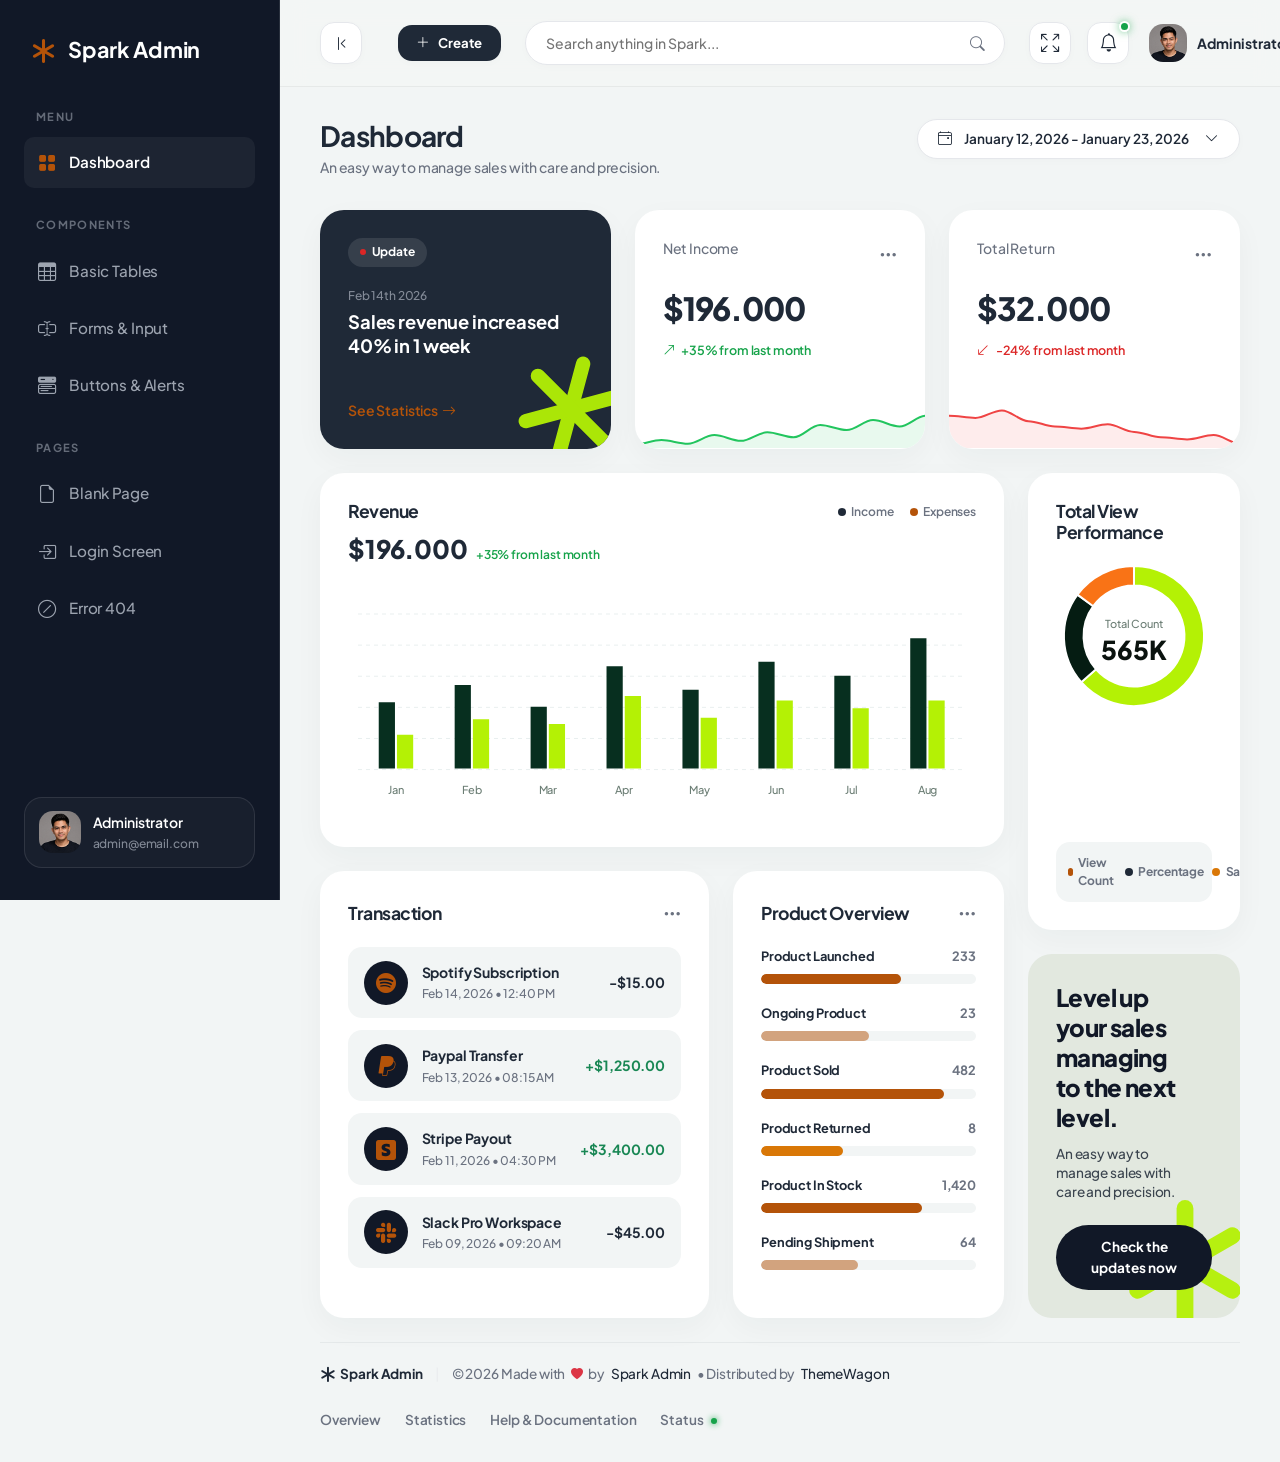
<file: dashboard/index.html>
<!DOCTYPE html>
<html lang="en">

<head>
  <meta charset="UTF-8">
  <meta name="viewport" content="width=device-width, initial-scale=1.0">
  <title>Spark Admin - Premium Bootstrap 5 Admin Dashboard Template</title>

  <!-- SEO Optimization -->
  <meta name="description" content="Spark Admin - Premium Bootstrap 5 Admin Dashboard Template">
  <meta name="author" content="Spark Admin Team">

  <!-- Favicon -->
  <link rel="icon" type="image/png" href="assets/images/favicon.ico">

  <!-- Local Third-Party Libraries (100% Offline Compatible) -->
  <link rel="stylesheet" href="assets/libs/bootstrap/css/bootstrap.min.css">
  <link rel="stylesheet" href="assets/libs/bootstrap-icons/bootstrap-icons.css">
  <link rel="stylesheet" href="assets/libs/apexcharts/apexcharts.css">
  <link rel="stylesheet" href="assets/libs/flatpickr/flatpickr.min.css">

  <!-- Main Design System & Custom Stylesheet -->
  <link rel="stylesheet" href="assets/css/main.css">
</head>

<body>

  <!-- ==========================================
         START: Sidebar Component
         Highly polished, dark-green sticky navigation
         ========================================== -->
  <div class="sidebar-wrapper" id="sidebar">
    <!-- Brand Logo / Identity -->
    <a href="index.html" class="sidebar-brand">
      <i class="bi bi-asterisk"></i>
      <span>Spark Admin</span>
    </a>

    <!-- Navigation Menu -->
    <div class="flex-grow-1 overflow-y-auto">
      <!-- Group: Menu -->
      <div class="sidebar-menu-section">
        <div class="sidebar-menu-title">Menu</div>
        <ul class="sidebar-menu-list">
          <li class="sidebar-menu-item">
            <a href="index.html" class="sidebar-menu-link active" id="menu-overview" title="Overview">
              <i class="bi bi-grid-fill"></i>
              <span>Dashboard</span>
            </a>
          </li>
        </ul>
      </div>

      <!-- Group: Components -->
      <div class="sidebar-menu-section">
        <div class="sidebar-menu-title">Components</div>
        <ul class="sidebar-menu-list">
          <li class="sidebar-menu-item">
            <a href="tables-basic.html" class="sidebar-menu-link" id="menu-basictables" title="Basic Tables">
              <i class="bi bi-table"></i>
              <span>Basic Tables</span>
            </a>
          </li>
          <li class="sidebar-menu-item">
            <a href="ui-forms.html" class="sidebar-menu-link" id="menu-uiforms" title="Forms and Input">
              <i class="bi bi-input-cursor-text"></i>
              <span>Forms & Input</span>
            </a>
          </li>
          <li class="sidebar-menu-item">
            <a href="ui-buttons.html" class="sidebar-menu-link" id="menu-uibuttons" title="Buttons">
              <i class="bi bi-menu-button-wide-fill"></i>
              <span>Buttons & Alerts</span>
            </a>
          </li>
        </ul>
      </div>

      <!-- Group: Pages -->
      <div class="sidebar-menu-section">
        <div class="sidebar-menu-title">Pages</div>
        <ul class="sidebar-menu-list">
          <li class="sidebar-menu-item">
            <a href="page-blank.html" class="sidebar-menu-link" id="menu-blankpage" title="Blank Page">
              <i class="bi bi-file-earmark"></i>
              <span>Blank Page</span>
            </a>
          </li>
          <li class="sidebar-menu-item">
            <a href="page-login.html" class="sidebar-menu-link" id="menu-loginpage" title="Login Page">
              <i class="bi bi-box-arrow-in-right"></i>
              <span>Login Screen</span>
            </a>
          </li>
          <li class="sidebar-menu-item">
            <a href="page-404.html" class="sidebar-menu-link" id="menu-404" title="404 Page">
              <i class="bi bi-slash-circle"></i>
              <span>Error 404</span>
            </a>
          </li>
        </ul>
      </div>
    </div>

    <!-- Sidebar Profile Card (Dynamic Footer) -->
    <div class="sidebar-profile">
      <img src="assets/images/avatar.png" alt="Administrator" class="sidebar-profile-img"
        onerror="this.src='https://images.unsplash.com/photo-1534528741775-53994a69daeb?q=80&w=256&auto=format&fit=crop'">
      <div class="sidebar-profile-info">
        <div class="sidebar-profile-name">Administrator</div>
        <div class="sidebar-profile-email">admin@email.com</div>
      </div>
    </div>
  </div>
  <!-- ==========================================
         END: Sidebar Component
         ========================================== -->


  <!-- ==========================================
         START: Main Content Area
         ========================================== -->
  <div class="main-wrapper">

    <!-- START: Top Navbar Component -->
    <header class="navbar-custom">
      <div class="navbar-left">
        <!-- Desktop sidebar toggle (visible on large screens only) -->
        <button class="btn-desktop-toggle d-none d-xl-flex align-items-center justify-content-center me-3"
          id="desktop-sidebar-toggle" aria-label="Minimize Sidebar">
          <i class="bi bi-chevron-bar-left"></i>
        </button>
        <!-- Mobile sidebar toggle -->
        <button class="sidebar-toggle-btn me-2" id="sidebar-toggle" aria-label="Toggle Navigation">
          <i class="bi bi-list"></i>
        </button>

        <!-- Quick Actions Dropdown -->
        <div class="dropdown ms-2">
          <button class="btn-quick-action dropdown-toggle" type="button" data-bs-toggle="dropdown" aria-expanded="false"
            id="quick-actions-dropdown">
            <i class="bi bi-plus-lg"></i>
            <span>Create</span>
          </button>
          <ul class="dropdown-menu dropdown-menu-quick-action" aria-labelledby="quick-actions-dropdown">
            <li class="dropdown-header">Quick Action Shortcuts</li>
            <li><a class="dropdown-item" href="#"><i class="bi bi-file-earmark-plus"></i> New Invoice</a></li>
            <li><a class="dropdown-item" href="#"><i class="bi bi-person-plus"></i> New User</a></li>
            <li><a class="dropdown-item" href="#"><i class="bi bi-box-seam"></i> New Product</a></li>
            <li>
              <hr class="dropdown-divider">
            </li>
            <li><a class="dropdown-item" href="#"><i class="bi bi-gear"></i> System Settings</a></li>
          </ul>
        </div>
      </div>

      <!-- Mid navbar: search pill -->
      <div class="navbar-search-wrapper">
        <input type="text" class="navbar-search-input" placeholder="Search anything in Spark..." id="main-search">
        <button class="navbar-search-btn" aria-label="Search">
          <i class="bi bi-search"></i>
        </button>
      </div>

      <!-- Right actions -->
      <div class="navbar-actions">
        <!-- Fullscreen Toggle -->
        <button class="navbar-action-btn me-1" aria-label="Toggle Fullscreen" id="btn-fullscreen">
          <i class="bi bi-arrows-fullscreen"></i>
        </button>
        <div class="dropdown">
          <button class="navbar-action-btn dropdown-toggle" type="button" data-bs-toggle="dropdown"
            aria-expanded="false" id="btn-notifications" data-bs-auto-close="outside">
            <i class="bi bi-bell"></i>
            <span class="navbar-action-badge"></span>
          </button>
          <div class="dropdown-menu dropdown-menu-end dropdown-menu-notification p-0"
            aria-labelledby="btn-notifications">
            <div class="notification-header">
              <h6 class="notification-title">Notifications</h6>
              <button class="btn-clear-all" type="button">Mark all read</button>
            </div>
            <div class="notification-list">
              <!-- Sale Notification -->
              <a href="#" class="notification-item">
                <div class="notification-icon bg-success text-white">
                  <i class="bi bi-wallet2"></i>
                </div>
                <div class="notification-content">
                  <p class="notification-text">New sale received: <strong>$150.00</strong></p>
                  <span class="notification-time">2 mins ago</span>
                </div>
                <span class="notification-unread-dot"></span>
              </a>
              <!-- User Registration Notification -->
              <a href="#" class="notification-item">
                <div class="notification-icon bg-primary text-white">
                  <i class="bi bi-person-plus-fill"></i>
                </div>
                <div class="notification-content">
                  <p class="notification-text">New user registered: <strong>John Doe</strong></p>
                  <span class="notification-time">1 hour ago</span>
                </div>
                <span class="notification-unread-dot"></span>
              </a>
              <!-- Low Stock Notification -->
              <a href="#" class="notification-item">
                <div class="notification-icon bg-warning text-dark">
                  <i class="bi bi-box-seam-fill"></i>
                </div>
                <div class="notification-content">
                  <p class="notification-text">Stock running low: <strong>Hoodie</strong></p>
                  <span class="notification-time">3 hours ago</span>
                </div>
              </a>
            </div>
            <a href="#" class="notification-footer">View All Notifications</a>
          </div>
        </div>

        <!-- Profile Dropdown -->
        <div class="dropdown ms-2">
          <button class="navbar-profile-btn dropdown-toggle" type="button" data-bs-toggle="dropdown"
            aria-expanded="false" id="profile-dropdown">
            <img src="assets/images/avatar.png" alt="Profile Image" class="navbar-profile-img">
            <span class="navbar-profile-name d-none d-md-inline">Administrator</span>
            <i class="bi bi-chevron-down navbar-profile-caret"></i>
          </button>
          <ul class="dropdown-menu dropdown-menu-end dropdown-menu-profile" aria-labelledby="profile-dropdown">
            <li class="dropdown-header">Welcome !</li>
            <li><a class="dropdown-item" href="#"><i class="bi bi-person"></i> My Account</a></li>
            <li><a class="dropdown-item" href="#"><i class="bi bi-gear"></i> Settings</a></li>
            <li><a class="dropdown-item" href="#"><i class="bi bi-lock"></i> Lock Screen</a></li>
            <li>
              <hr class="dropdown-divider">
            </li>
            <li><a class="dropdown-item text-danger" href="page-login.html"><i class="bi bi-box-arrow-right"></i>
                Logout</a></li>
          </ul>
        </div>
      </div>
    </header>
    <!-- END: Top Navbar Component -->

    <!-- START: Dashboard Header Banner -->
    <div class="page-header">
      <div>
        <h1 class="page-title">Dashboard</h1>
        <p class="page-subtitle">An easy way to manage sales with care and precision.</p>
      </div>
      <button class="btn-date-picker" type="button" id="date-picker-trigger">
        <i class="bi bi-calendar4-event"></i>
        <span id="selected-date-range">January 12, 2026 - January 23, 2026</span>
        <i class="bi bi-chevron-down ms-1"></i>
      </button>
    </div>
    <!-- END: Dashboard Header Banner -->

    <!-- START: Main Layout Grid (2 Columns: Dashboard + Performance Pane) -->
    <div class="row g-4">

      <!-- TOP AREA: Quick Info Stat Cards Row (Full Width) -->
      <div class="col-12">
        <div class="row g-4">
          <!-- Stat Card 1: Green Alert Banner -->
          <div class="col-md-4">
            <div class="card alert-green-card">
              <div class="position-relative z-index-2">
                <span class="alert-green-badge">Update</span>
                <div class="alert-green-date">Feb 14th 2026</div>
                <div class="alert-green-text">Sales revenue increased 40% in 1 week</div>
              </div>
              <a href="#" class="alert-green-link z-index-2" id="alert-link-statistics">
                <span>See Statistics</span>
                <i class="bi bi-arrow-right"></i>
              </a>

              <!-- Inline SVG geometric decoration (Lime green 6-pointed star/asterisk with rounded caps) -->
              <svg class="alert-green-bg-shape" viewBox="0 0 100 100" fill="none" xmlns="http://www.w3.org/2000/svg">
                <g transform="translate(50,50)">
                  <rect x="-6" y="-45" width="12" height="90" rx="6" ry="6" fill="#B4F105" />
                  <rect x="-6" y="-45" width="12" height="90" rx="6" ry="6" fill="#B4F105" transform="rotate(60)" />
                  <rect x="-6" y="-45" width="12" height="90" rx="6" ry="6" fill="#B4F105" transform="rotate(120)" />
                </g>
              </svg>
            </div>
          </div>

          <!-- Stat Card 2: Net Income -->
          <div class="col-md-4">
            <div class="card card-stat d-flex flex-column justify-content-between">
              <div>
                <div class="card-header">
                  <span class="stat-label">Net Income</span>
                  <div class="dropdown">
                    <button class="card-more-btn" type="button" data-bs-toggle="dropdown" aria-expanded="false"
                      aria-label="More Options" id="btn-more-income">
                      <i class="bi bi-three-dots"></i>
                    </button>
                    <ul class="dropdown-menu dropdown-menu-end dropdown-menu-custom">
                      <li><a class="dropdown-item" href="#"><i class="bi bi-arrow-repeat"></i> Refresh</a></li>
                      <li><a class="dropdown-item" href="#"><i class="bi bi-file-earmark-arrow-down"></i> Export
                          Report</a></li>
                      <li>
                        <hr class="dropdown-divider">
                      </li>
                      <li><a class="dropdown-item text-danger" href="#"><i class="bi bi-eye-slash"></i> Hide Details</a>
                      </li>
                    </ul>
                  </div>
                </div>
                <div class="stat-value">$196.000</div>
                <div class="trend-badge trend-up">
                  <i class="bi bi-arrow-up-right"></i>
                  <span>+35% from last month</span>
                </div>
              </div>
              <div class="sparkline-container sparkline-card-footer">
                <div id="income-sparkline"></div>
              </div>
            </div>
          </div>

          <!-- Stat Card 3: Total Return -->
          <div class="col-md-4">
            <div class="card card-stat d-flex flex-column justify-content-between">
              <div>
                <div class="card-header">
                  <span class="stat-label">Total Return</span>
                  <div class="dropdown">
                    <button class="card-more-btn" type="button" data-bs-toggle="dropdown" aria-expanded="false"
                      aria-label="More Options" id="btn-more-return">
                      <i class="bi bi-three-dots"></i>
                    </button>
                    <ul class="dropdown-menu dropdown-menu-end dropdown-menu-custom">
                      <li><a class="dropdown-item" href="#"><i class="bi bi-arrow-repeat"></i> Refresh</a></li>
                      <li><a class="dropdown-item" href="#"><i class="bi bi-file-earmark-arrow-down"></i> Export
                          Report</a></li>
                      <li>
                        <hr class="dropdown-divider">
                      </li>
                      <li><a class="dropdown-item text-danger" href="#"><i class="bi bi-eye-slash"></i> Hide Details</a>
                      </li>
                    </ul>
                  </div>
                </div>
                <div class="stat-value">$32.000</div>
                <div class="trend-badge trend-down">
                  <i class="bi bi-arrow-down-left"></i>
                  <span>-24% from last month</span>
                </div>
              </div>
              <div class="sparkline-container sparkline-card-footer">
                <div id="return-sparkline"></div>
              </div>
            </div>
          </div>
        </div>
      </div>
      <!-- END: TOP AREA -->

      <!-- LEFT AREA: Primary Dashboard Stats & Tables -->
      <div class="col-xl-9 col-lg-8">

        <!-- START: Details Area (Transactions + Performance Charts) -->
        <div class="row g-4">
          <!-- Column: Revenue Chart (Full Width / Wider) -->
          <div class="col-12">
            <div class="card mb-0">
              <div class="card-header mb-2">
                <h2 class="card-title">Revenue</h2>
                <!-- Custom Static Legends -->
                <div class="d-flex gap-3 align-items-center">
                  <div class="chart-legend-item">
                    <span class="legend-dot bg-forest-medium"></span>
                    <span class="chart-legend-label">Income</span>
                  </div>
                  <div class="chart-legend-item">
                    <span class="legend-dot bg-lime-accent"></span>
                    <span class="chart-legend-label">Expenses</span>
                  </div>
                </div>
              </div>
              <div class="d-flex align-items-baseline gap-2 mb-3">
                <span class="stat-value-amount">$196.000</span>
                <span class="trend-badge trend-up fs-xs">+35% from last month</span>
              </div>
              <div id="revenue-chart"></div>
            </div>
          </div>

          <!-- Column: Transaction List -->
          <div class="col-md-7 d-flex flex-column">
            <div class="card h-100 flex-grow-1">
              <div class="card-header">
                <h2 class="card-title">Transaction</h2>
                <div class="dropdown">
                  <button class="card-more-btn" type="button" data-bs-toggle="dropdown" aria-expanded="false"
                    aria-label="More Options" id="btn-more-transaction">
                    <i class="bi bi-three-dots"></i>
                  </button>
                  <ul class="dropdown-menu dropdown-menu-end dropdown-menu-custom">
                    <li><a class="dropdown-item" href="#"><i class="bi bi-funnel"></i> Filter Status</a></li>
                    <li><a class="dropdown-item" href="#"><i class="bi bi-file-earmark-arrow-down"></i> Export CSV</a>
                    </li>
                  </ul>
                </div>
              </div>

              <!-- Transaction Items List -->
              <div class="transaction-list">
                <div class="transaction-item">
                  <div class="transaction-icon bg-forest-light text-lime">
                    <i class="bi bi-spotify"></i>
                  </div>
                  <div class="transaction-info">
                    <div class="transaction-name">Spotify Subscription</div>
                    <div class="transaction-date">Feb 14, 2026 • 12:40 PM</div>
                  </div>
                  <div class="transaction-amount text-main">-$15.00</div>
                </div>

                <div class="transaction-item">
                  <div class="transaction-icon bg-forest-light text-lime">
                    <i class="bi bi-paypal"></i>
                  </div>
                  <div class="transaction-info">
                    <div class="transaction-name">Paypal Transfer</div>
                    <div class="transaction-date">Feb 13, 2026 • 08:15 AM</div>
                  </div>
                  <div class="transaction-amount text-success">+$1,250.00</div>
                </div>

                <div class="transaction-item">
                  <div class="transaction-icon bg-forest-light text-lime">
                    <i class="bi bi-stripe"></i>
                  </div>
                  <div class="transaction-info">
                    <div class="transaction-name">Stripe Payout</div>
                    <div class="transaction-date">Feb 11, 2026 • 04:30 PM</div>
                  </div>
                  <div class="transaction-amount text-success">+$3,400.00</div>
                </div>

                <div class="transaction-item">
                  <div class="transaction-icon bg-forest-light text-lime">
                    <i class="bi bi-slack"></i>
                  </div>
                  <div class="transaction-info">
                    <div class="transaction-name">Slack Pro Workspace</div>
                    <div class="transaction-date">Feb 09, 2026 • 09:20 AM</div>
                  </div>
                  <div class="transaction-amount text-main">-$45.00</div>
                </div>
              </div>

            </div>
          </div>

          <!-- Column: Product Overview Progress -->
          <div class="col-md-5 d-flex flex-column">
            <div class="card h-100 flex-grow-1">
              <div class="card-header">
                <h2 class="card-title">Product Overview</h2>
                <div class="dropdown">
                  <button class="card-more-btn" type="button" data-bs-toggle="dropdown" aria-expanded="false"
                    aria-label="More Options" id="btn-more-products">
                    <i class="bi bi-three-dots"></i>
                  </button>
                  <ul class="dropdown-menu dropdown-menu-end dropdown-menu-custom">
                    <li><a class="dropdown-item" href="#"><i class="bi bi-plus-lg"></i> Add Product</a></li>
                    <li><a class="dropdown-item" href="#"><i class="bi bi-gear"></i> Manage</a></li>
                  </ul>
                </div>
              </div>

              <div class="progress-container">
                <div class="progress-label-row">
                  <span class="progress-label">Product Launched</span>
                  <span class="progress-value">233</span>
                </div>
                <div class="progress" role="progressbar" aria-label="Product Launched Progress" aria-valuenow="65"
                  aria-valuemin="0" aria-valuemax="100">
                  <div class="progress-bar bg-lime-accent w-65"></div>
                </div>
              </div>

              <div class="progress-container">
                <div class="progress-label-row">
                  <span class="progress-label">Ongoing Product</span>
                  <span class="progress-value">23</span>
                </div>
                <div class="progress" role="progressbar" aria-label="Ongoing Product Progress" aria-valuenow="20"
                  aria-valuemin="0" aria-valuemax="100">
                  <div class="progress-bar bg-lime-accent opacity-50 w-50"></div>
                </div>
              </div>

              <div class="progress-container">
                <div class="progress-label-row">
                  <span class="progress-label">Product Sold</span>
                  <span class="progress-value">482</span>
                </div>
                <div class="progress" role="progressbar" aria-label="Product Sold Progress" aria-valuenow="85"
                  aria-valuemin="0" aria-valuemax="100">
                  <div class="progress-bar bg-lime-accent w-85"></div>
                </div>
              </div>

              <div class="progress-container">
                <div class="progress-label-row">
                  <span class="progress-label">Product Returned</span>
                  <span class="progress-value">8</span>
                </div>
                <div class="progress" role="progressbar" aria-label="Product Returned Progress" aria-valuenow="10"
                  aria-valuemin="0" aria-valuemax="100">
                  <div class="progress-bar bg-brand-orange w-38"></div>
                </div>
              </div>

              <div class="progress-container">
                <div class="progress-label-row">
                  <span class="progress-label">Product In Stock</span>
                  <span class="progress-value">1,420</span>
                </div>
                <div class="progress" role="progressbar" aria-label="Product In Stock Progress" aria-valuenow="75"
                  aria-valuemin="0" aria-valuemax="100">
                  <div class="progress-bar bg-lime-accent w-75"></div>
                </div>
              </div>

              <div class="progress-container">
                <div class="progress-label-row">
                  <span class="progress-label">Pending Shipment</span>
                  <span class="progress-value">64</span>
                </div>
                <div class="progress" role="progressbar" aria-label="Pending Shipment Progress" aria-valuenow="45"
                  aria-valuemin="0" aria-valuemax="100">
                  <div class="progress-bar bg-lime-accent opacity-50 w-45"></div>
                </div>
              </div>
            </div>

          </div>
        </div>
        <!-- END: Details Area -->

      </div>

      <!-- RIGHT AREA: Performance Details Sidebar Panel -->
      <div class="col-xl-3 col-lg-4">
        <div class="right-panel-wrapper d-flex flex-column gap-4 h-100">

          <!-- Performance Donut Chart card -->
          <div class="card flex-grow-1 d-flex flex-column justify-content-between mb-0">
            <div class="card-header mb-1">
              <h2 class="card-title">Total View Performance</h2>
            </div>

            <div id="views-chart"></div>

            <!-- Custom Legends below the chart -->
            <div class="chart-legends-container">
              <div class="chart-legend-item">
                <span class="legend-dot bg-lime-accent"></span>
                <span class="text-muted-green">View Count</span>
              </div>
              <div class="chart-legend-item">
                <span class="legend-dot bg-forest-medium"></span>
                <span class="text-muted-green">Percentage</span>
              </div>
              <div class="chart-legend-item">
                <span class="legend-dot bg-brand-orange"></span>
                <span class="text-muted-green">Sales</span>
              </div>
            </div>
          </div>

          <!-- Level Up Promotion CTA banner -->
          <div class="promo-banner-card">
            <!-- Inline SVG geometric decoration (Lime green 6-pointed star/asterisk with rounded caps) -->
            <svg class="promo-banner-bg-shape" viewBox="0 0 100 100" fill="none" xmlns="http://www.w3.org/2000/svg">
              <g transform="translate(50,50)">
                <rect x="-6" y="-45" width="12" height="90" rx="6" ry="6" fill="#B4F105" />
                <rect x="-6" y="-45" width="12" height="90" rx="6" ry="6" fill="#B4F105" transform="rotate(60)" />
                <rect x="-6" y="-45" width="12" height="90" rx="6" ry="6" fill="#B4F105" transform="rotate(120)" />
              </g>
            </svg>

            <h3 class="promo-title">Level up your sales managing to the next level.</h3>
            <p class="promo-desc">An easy way to manage sales with care and precision.</p>
            <button class="btn-promo" id="btn-promo-action">Check the updates now</button>
          </div>
        </div>
      </div>
      <!-- END: RIGHT AREA -->

    </div>
    <!-- END: Main Layout Grid -->

    <!-- START: Footer Component -->
    <footer class="footer-custom">
      <div class="footer-left">
        <span class="footer-logo">
          <i class="bi bi-asterisk"></i> Spark Admin
        </span>
        <span class="footer-separator">|</span>
        <span class="footer-copy">&copy; 2026 Made with <i class="bi bi-heart-fill text-danger footer-heart"></i> by<a
            href="https://sparkadminpro.gumroad.com/" target="_blank">Spark Admin</a>• Distributed by <a
            href="https://www.themewagon.com/" target="_blank">ThemeWagon</a> </span>
      </div>
      <div class="footer-right">
        <ul class="footer-links">
          <li><a href="#" class="footer-link">Overview</a></li>
          <li><a href="#" class="footer-link">Statistics</a></li>
          <li><a href="#" class="footer-link">Help & Documentation</a></li>
          <li><a href="#" class="footer-link">Status <span class="status-dot"></span></a></li>
        </ul>
      </div>
    </footer>
    <!-- END: Footer Component -->

  </div>
  <!-- ==========================================
         END: Main Content Area
         ========================================== -->

  <!-- Local Third-Party Libraries Script dependencies -->
  <script src="assets/libs/bootstrap/js/bootstrap.bundle.min.js"></script>
  <script src="assets/libs/apexcharts/apexcharts.min.js"></script>
  <script src="assets/libs/flatpickr/flatpickr.min.js"></script>

  <!-- Local dashboard interactions controller -->
  <script src="assets/js/dashboard.js"></script>
</body>

</html>
</file>
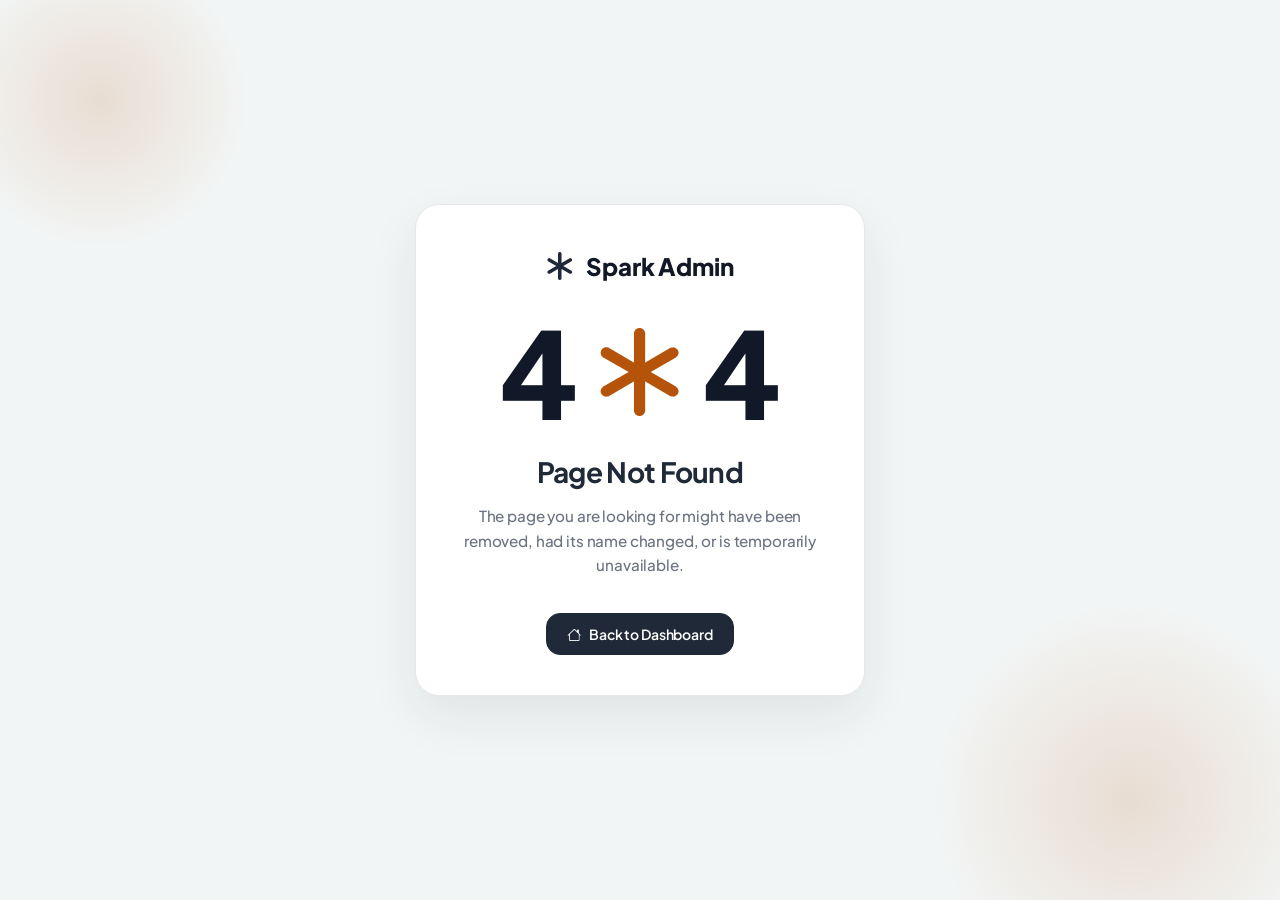
<file: dashboard/page-404.html>
<!DOCTYPE html>
<html lang="en">
<head>
    <meta charset="UTF-8">
    <meta name="viewport" content="width=device-width, initial-scale=1.0">
    <title>404 Page Not Found - Spark Admin Premium Bootstrap 5 Admin Dashboard Template</title>
    
    <!-- SEO Optimization -->
    <meta name="description" content="404 Page Not Found - Spark Admin Premium Bootstrap 5 Admin Dashboard Template">
    <meta name="author" content="Spark Admin Team">
    
    <!-- Favicon -->
    <link rel="icon" type="image/png" href="assets/images/favicon.ico">
    
    <!-- Local Third-Party Libraries (100% Offline Compatible) -->
    <link rel="stylesheet" href="assets/libs/bootstrap/css/bootstrap.min.css">
    <link rel="stylesheet" href="assets/libs/bootstrap-icons/bootstrap-icons.css">
    
    <!-- Main Design System & Custom Stylesheet -->
    <link rel="stylesheet" href="assets/css/main.css">
</head>
<body>

    <!-- ==========================================
         START: 404 Error Page Container & Card
         ========================================== -->
    <div class="login-wrapper">
        <!-- Glowing background shapes matching theme aesthetic -->
        <div class="login-bg-shape login-bg-shape-1"></div>
        <div class="login-bg-shape login-bg-shape-2"></div>
        
        <!-- Main centered error card layout -->
        <div class="login-card text-center">
            
            <!-- Brand Identity -->
            <a href="index.html" class="login-brand text-decoration-none">
                <i class="bi bi-asterisk"></i>
                <span>Spark Admin</span>
            </a>
            
            <!-- Giant 404 header with spinning asterisk Zero -->
            <div class="error-title-huge">
                <span>4</span>
                <i class="bi bi-asterisk"></i>
                <span>4</span>
            </div>
            
            <h2 class="error-subtitle">Page Not Found</h2>
            <p class="error-desc">
                The page you are looking for might have been removed, had its name changed, or is temporarily unavailable.
            </p>
            
            <div class="error-actions-group">
                <a href="index.html" class="btn-custom btn-custom-primary">
                    <i class="bi bi-house"></i> Back to Dashboard
                </a>
            </div>
            
        </div>
    </div>
    <!-- END: 404 Error Page Container -->

    <!-- Local Third-Party Libraries Script dependencies -->
    <script src="assets/libs/bootstrap/js/bootstrap.bundle.min.js"></script>
</body>
</html>
</file>
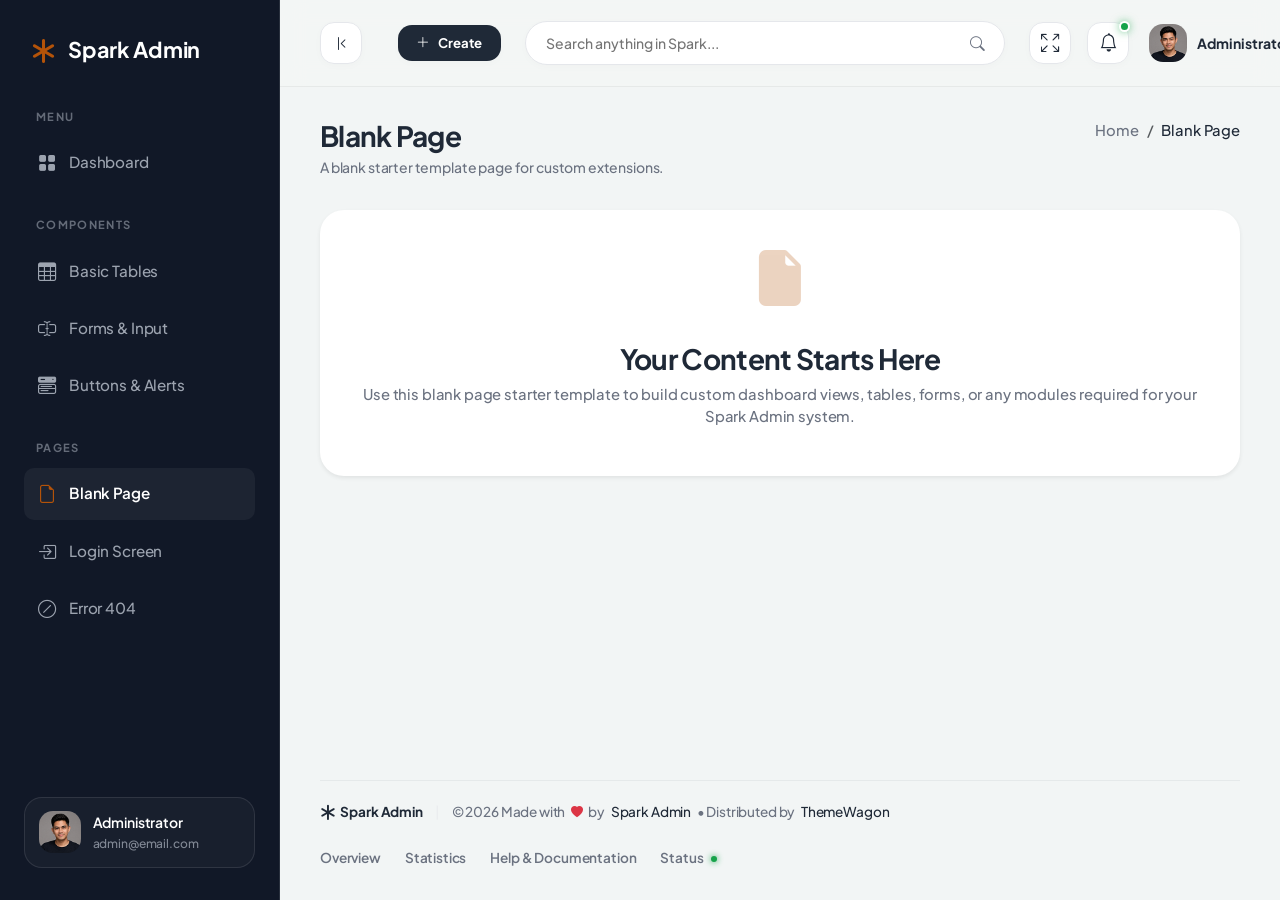
<file: dashboard/page-blank.html>
<!DOCTYPE html>
<html lang="en">

<head>
  <meta charset="UTF-8">
  <meta name="viewport" content="width=device-width, initial-scale=1.0">
  <title>Blank Page - Spark Admin Premium Bootstrap 5 Admin Dashboard Template</title>

  <!-- SEO Optimization -->
  <meta name="description" content="Blank Page - Spark Admin Premium Bootstrap 5 Admin Dashboard Template">
  <meta name="author" content="Spark Admin Team">

  <!-- Favicon -->
  <link rel="icon" type="image/png" href="assets/images/favicon.ico">

  <!-- Local Third-Party Libraries (100% Offline Compatible) -->
  <link rel="stylesheet" href="assets/libs/bootstrap/css/bootstrap.min.css">
  <link rel="stylesheet" href="assets/libs/bootstrap-icons/bootstrap-icons.css">
  <link rel="stylesheet" href="assets/libs/apexcharts/apexcharts.css">
  <link rel="stylesheet" href="assets/libs/flatpickr/flatpickr.min.css">

  <!-- Main Design System & Custom Stylesheet -->
  <link rel="stylesheet" href="assets/css/main.css">
</head>

<body>

  <!-- ==========================================
         START: Sidebar Component
         Highly polished, dark-green navigation
         ========================================== -->
  <div class="sidebar-wrapper" id="sidebar">
    <!-- Brand Logo / Identity -->
    <a href="index.html" class="sidebar-brand">
      <i class="bi bi-asterisk"></i>
      <span>Spark Admin</span>
    </a>

    <!-- Navigation Menu -->
    <div class="flex-grow-1 overflow-y-auto">
      <!-- Group: Menu -->
      <div class="sidebar-menu-section">
        <div class="sidebar-menu-title">Menu</div>
        <ul class="sidebar-menu-list">
          <li class="sidebar-menu-item">
            <a href="index.html" class="sidebar-menu-link" id="menu-overview" title="Overview">
              <i class="bi bi-grid-fill"></i>
              <span>Dashboard</span>
            </a>
          </li>
        </ul>
      </div>

      <!-- Group: Components -->
      <div class="sidebar-menu-section">
        <div class="sidebar-menu-title">Components</div>
        <ul class="sidebar-menu-list">
          <li class="sidebar-menu-item">
            <a href="tables-basic.html" class="sidebar-menu-link" id="menu-basictables" title="Basic Tables">
              <i class="bi bi-table"></i>
              <span>Basic Tables</span>
            </a>
          </li>
          <li class="sidebar-menu-item">
            <a href="ui-forms.html" class="sidebar-menu-link" id="menu-uiforms" title="Forms and Input">
              <i class="bi bi-input-cursor-text"></i>
              <span>Forms & Input</span>
            </a>
          </li>
          <li class="sidebar-menu-item">
            <a href="ui-buttons.html" class="sidebar-menu-link" id="menu-uibuttons" title="Buttons">
              <i class="bi bi-menu-button-wide-fill"></i>
              <span>Buttons & Alerts</span>
            </a>
          </li>
        </ul>
      </div>

      <!-- Group: Pages -->
      <div class="sidebar-menu-section">
        <div class="sidebar-menu-title">Pages</div>
        <ul class="sidebar-menu-list">
          <li class="sidebar-menu-item">
            <a href="page-blank.html" class="sidebar-menu-link active" id="menu-blankpage" title="Blank Page">
              <i class="bi bi-file-earmark"></i>
              <span>Blank Page</span>
            </a>
          </li>
          <li class="sidebar-menu-item">
            <a href="page-login.html" class="sidebar-menu-link" id="menu-loginpage" title="Login Page">
              <i class="bi bi-box-arrow-in-right"></i>
              <span>Login Screen</span>
            </a>
          </li>
          <li class="sidebar-menu-item">
            <a href="page-404.html" class="sidebar-menu-link" id="menu-404" title="404 Page">
              <i class="bi bi-slash-circle"></i>
              <span>Error 404</span>
            </a>
          </li>

        </ul>
      </div>
    </div>

    <!-- Sidebar Profile Card (Dynamic Footer) -->
    <div class="sidebar-profile">
      <img src="assets/images/avatar.png" alt="Administrator" class="sidebar-profile-img"
        onerror="this.src='https://images.unsplash.com/photo-1534528741775-53994a69daeb?q=80&w=256&auto=format&fit=crop'">
      <div class="sidebar-profile-info">
        <div class="sidebar-profile-name">Administrator</div>
        <div class="sidebar-profile-email">admin@email.com</div>
      </div>
    </div>
  </div>
  <!-- ==========================================
         END: Sidebar Component
         ========================================== -->


  <!-- ==========================================
         START: Main Content Area
         ========================================== -->
  <div class="main-wrapper">

    <!-- START: Top Navbar Component -->
    <header class="navbar-custom">
      <div class="navbar-left">
        <!-- Desktop sidebar toggle (visible on large screens only) -->
        <button class="btn-desktop-toggle d-none d-xl-flex align-items-center justify-content-center me-3"
          id="desktop-sidebar-toggle" aria-label="Minimize Sidebar">
          <i class="bi bi-chevron-bar-left"></i>
        </button>
        <!-- Mobile sidebar toggle -->
        <button class="sidebar-toggle-btn me-2" id="sidebar-toggle" aria-label="Toggle Navigation">
          <i class="bi bi-list"></i>
        </button>

        <!-- Quick Actions Dropdown -->
        <div class="dropdown ms-2">
          <button class="btn-quick-action dropdown-toggle" type="button" data-bs-toggle="dropdown" aria-expanded="false"
            id="quick-actions-dropdown">
            <i class="bi bi-plus-lg"></i>
            <span>Create</span>
          </button>
          <ul class="dropdown-menu dropdown-menu-quick-action" aria-labelledby="quick-actions-dropdown">
            <li class="dropdown-header">Quick Action Shortcuts</li>
            <li><a class="dropdown-item" href="#"><i class="bi bi-file-earmark-plus"></i> New Invoice</a></li>
            <li><a class="dropdown-item" href="#"><i class="bi bi-person-plus"></i> New User</a></li>
            <li><a class="dropdown-item" href="#"><i class="bi bi-box-seam"></i> New Product</a></li>
            <li>
              <hr class="dropdown-divider">
            </li>
            <li><a class="dropdown-item" href="#"><i class="bi bi-gear"></i> System Settings</a></li>
          </ul>
        </div>
      </div>

      <!-- Mid navbar: search pill -->
      <div class="navbar-search-wrapper">
        <input type="text" class="navbar-search-input" placeholder="Search anything in Spark..." id="main-search">
        <button class="navbar-search-btn" aria-label="Search">
          <i class="bi bi-search"></i>
        </button>
      </div>

      <!-- Right actions -->
      <div class="navbar-actions">
        <!-- Fullscreen Toggle -->
        <button class="navbar-action-btn me-1" aria-label="Toggle Fullscreen" id="btn-fullscreen">
          <i class="bi bi-arrows-fullscreen"></i>
        </button>
        <div class="dropdown">
          <button class="navbar-action-btn dropdown-toggle" type="button" data-bs-toggle="dropdown"
            aria-expanded="false" id="btn-notifications" data-bs-auto-close="outside">
            <i class="bi bi-bell"></i>
            <span class="navbar-action-badge"></span>
          </button>
          <div class="dropdown-menu dropdown-menu-end dropdown-menu-notification p-0"
            aria-labelledby="btn-notifications">
            <div class="notification-header">
              <h6 class="notification-title">Notifications</h6>
              <button class="btn-clear-all" type="button">Mark all read</button>
            </div>
            <div class="notification-list">
              <!-- Sale Notification -->
              <a href="#" class="notification-item">
                <div class="notification-icon bg-success text-white">
                  <i class="bi bi-wallet2"></i>
                </div>
                <div class="notification-content">
                  <p class="notification-text">New sale received: <strong>$150.00</strong></p>
                  <span class="notification-time">2 mins ago</span>
                </div>
                <span class="notification-unread-dot"></span>
              </a>
              <!-- User Registration Notification -->
              <a href="#" class="notification-item">
                <div class="notification-icon bg-primary text-white">
                  <i class="bi bi-person-plus-fill"></i>
                </div>
                <div class="notification-content">
                  <p class="notification-text">New user registered: <strong>John Doe</strong></p>
                  <span class="notification-time">1 hour ago</span>
                </div>
                <span class="notification-unread-dot"></span>
              </a>
              <!-- Low Stock Notification -->
              <a href="#" class="notification-item">
                <div class="notification-icon bg-warning text-dark">
                  <i class="bi bi-box-seam-fill"></i>
                </div>
                <div class="notification-content">
                  <p class="notification-text">Stock running low: <strong>Hoodie</strong></p>
                  <span class="notification-time">3 hours ago</span>
                </div>
              </a>
            </div>
            <a href="#" class="notification-footer">View All Notifications</a>
          </div>
        </div>

        <!-- Profile Dropdown -->
        <div class="dropdown ms-2">
          <button class="navbar-profile-btn dropdown-toggle" type="button" data-bs-toggle="dropdown"
            aria-expanded="false" id="profile-dropdown">
            <img src="assets/images/avatar.png" alt="Profile Image" class="navbar-profile-img">
            <span class="navbar-profile-name d-none d-md-inline">Administrator</span>
            <i class="bi bi-chevron-down navbar-profile-caret"></i>
          </button>
          <ul class="dropdown-menu dropdown-menu-end dropdown-menu-profile" aria-labelledby="profile-dropdown">
            <li class="dropdown-header">Welcome !</li>
            <li><a class="dropdown-item" href="#"><i class="bi bi-person"></i> My Account</a></li>
            <li><a class="dropdown-item" href="#"><i class="bi bi-gear"></i> Settings</a></li>
            <li><a class="dropdown-item" href="#"><i class="bi bi-lock"></i> Lock Screen</a></li>
            <li>
              <hr class="dropdown-divider">
            </li>
            <li><a class="dropdown-item text-danger" href="page-login.html"><i class="bi bi-box-arrow-right"></i>
                Logout</a></li>
          </ul>
        </div>
      </div>
    </header>
    <!-- END: Top Navbar Component -->

    <!-- START: Page Header Banner -->
    <div class="page-header">
      <div>
        <h1 class="page-title">Blank Page</h1>
        <p class="page-subtitle">A blank starter template page for custom extensions.</p>
      </div>
      <nav aria-label="breadcrumb">
        <ol class="breadcrumb mb-0">
          <li class="breadcrumb-item"><a href="index.html" class="text-decoration-none text-muted-green">Home</a></li>
          <li class="breadcrumb-item active text-main" aria-current="page">Blank Page</li>
        </ol>
      </nav>
    </div>
    <!-- END: Page Header Banner -->

    <!-- START: Blank Page Content Area -->
    <div class="card p-4 border-light shadow-sm text-center">
      <div>
        <div class="mb-4 text-lime empty-state-icon">
          <i class="bi bi-file-earmark-fill"></i>
        </div>
        <h3 class="mb-2">Your Content Starts Here</h3>
        <p class="text-muted-green mb-4">Use this blank page starter template to build custom dashboard views, tables,
          forms, or any modules required for your Spark Admin system.</p>
      </div>
    </div>
    <!-- END: Blank Page Content Area -->


    <!-- START: Footer Component -->
    <footer class="footer-custom">
      <div class="footer-left">
        <span class="footer-logo">
          <i class="bi bi-asterisk"></i> Spark Admin
        </span>
        <span class="footer-separator">|</span>
        <span class="footer-copy">&copy; 2026 Made with <i class="bi bi-heart-fill text-danger footer-heart"></i> by<a
            href="https://sparkadminpro.gumroad.com/" target="_blank">Spark Admin</a>• Distributed by <a
            href="https://www.themewagon.com/" target="_blank">ThemeWagon</a> </span>
      </div>
      <div class="footer-right">
        <ul class="footer-links">
          <li><a href="#" class="footer-link">Overview</a></li>
          <li><a href="#" class="footer-link">Statistics</a></li>
          <li><a href="#" class="footer-link">Help & Documentation</a></li>
          <li><a href="#" class="footer-link">Status <span class="status-dot"></span></a></li>
        </ul>
      </div>
    </footer>
    <!-- END: Footer Component -->

  </div>
  <!-- ==========================================
         END: Main Content Area
         ========================================== -->

  <!-- Local Third-Party Libraries Script dependencies -->
  <script src="assets/libs/bootstrap/js/bootstrap.bundle.min.js"></script>
  <script src="assets/libs/apexcharts/apexcharts.min.js"></script>
  <script src="assets/libs/flatpickr/flatpickr.min.js"></script>

  <!-- Local dashboard interactions controller -->
  <script src="assets/js/dashboard.js"></script>
</body>

</html>
</file>
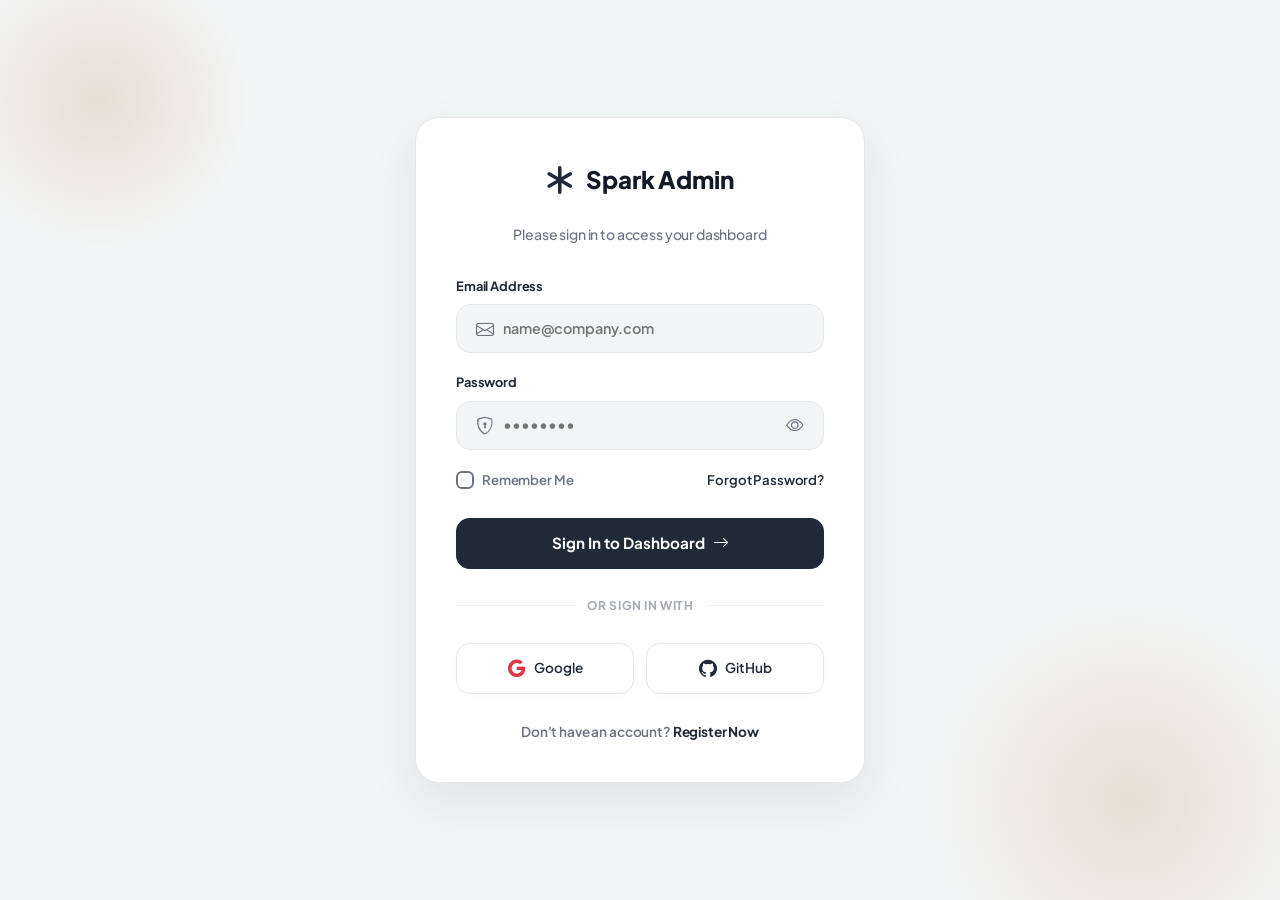
<file: dashboard/page-login.html>
<!DOCTYPE html>
<html lang="en">
<head>
    <meta charset="UTF-8">
    <meta name="viewport" content="width=device-width, initial-scale=1.0">
    <title>Login Screen - Spark Admin Premium Bootstrap 5 Admin Dashboard Template</title>
    
    <!-- SEO Optimization -->
    <meta name="description" content="Login Screen - Spark Admin Premium Bootstrap 5 Admin Dashboard Template">
    <meta name="author" content="Spark Admin Team">
    
    <!-- Favicon -->
    <link rel="icon" type="image/png" href="assets/images/favicon.ico">
    
    <!-- Local Third-Party Libraries (100% Offline Compatible) -->
    <link rel="stylesheet" href="assets/libs/bootstrap/css/bootstrap.min.css">
    <link rel="stylesheet" href="assets/libs/bootstrap-icons/bootstrap-icons.css">
    
    <!-- Main Design System & Custom Stylesheet -->
    <link rel="stylesheet" href="assets/css/main.css">
</head>
<body>

    <!-- ==========================================
         START: Authentication Container & Login Card
         ========================================== -->
    <div class="login-wrapper">
        <!-- Glowing background shapes for modern visual appearance -->
        <div class="login-bg-shape login-bg-shape-1"></div>
        <div class="login-bg-shape login-bg-shape-2"></div>
        
        <!-- Main centered login card -->
        <div class="login-card">
            
            <!-- Brand Identity -->
            <a href="index.html" class="login-brand text-decoration-none">
                <i class="bi bi-asterisk"></i>
                <span>Spark Admin</span>
            </a>
            
            <p class="login-subtitle">Please sign in to access your dashboard</p>
            
            <!-- Login Form -->
            <form action="index.html" method="GET" id="loginForm" class="needs-validation" novalidate>
                
                <!-- Email Input Group -->
                <div class="login-form-group">
                    <label for="email" class="login-form-label">Email Address</label>
                    <div class="login-input-group">
                        <i class="bi bi-envelope input-icon"></i>
                        <input type="email" id="email" class="login-input" placeholder="name@company.com" required>
                    </div>
                </div>
                
                <!-- Password Input Group -->
                <div class="login-form-group">
                    <label for="password" class="login-form-label">Password</label>
                    <div class="login-input-group">
                        <i class="bi bi-shield-lock input-icon"></i>
                        <input type="password" id="password" class="login-input login-input-password" placeholder="••••••••" required>
                        <button type="button" class="password-toggle-btn" id="toggle-password" aria-label="Show password">
                            <i class="bi bi-eye"></i>
                        </button>
                    </div>
                </div>
                
                <!-- Options (Remember me & Forgot Password) -->
                <div class="login-options">
                    <label class="custom-control-label">
                        <input type="checkbox" class="custom-checkbox-input" id="rememberMe">
                        <span>Remember Me</span>
                    </label>
                    <a href="#" class="forgot-password-link">Forgot Password?</a>
                </div>
                
                <!-- Submit Button -->
                <button type="submit" class="btn-login" id="btn-submit">
                    <span>Sign In to Dashboard</span>
                    <i class="bi bi-arrow-right"></i>
                </button>
                
            </form>
            
            <!-- Divider -->
            <div class="login-divider">Or sign in with</div>
            
            <!-- Social Logins -->
            <div class="social-login-grid">
                <button class="btn-social" type="button" id="btn-google">
                    <i class="bi bi-google text-danger"></i>
                    <span>Google</span>
                </button>
                <button class="btn-social" type="button" id="btn-github">
                    <i class="bi bi-github"></i>
                    <span>GitHub</span>
                </button>
            </div>
            
            <!-- Footer Link -->
            <p class="login-footer-text">
                Don't have an account? <a href="#" id="link-register">Register Now</a>
            </p>
            
        </div>
    </div>
    <!-- END: Authentication Container -->

    <!-- Local Bootstrap bundle -->
    <script src="assets/libs/bootstrap/js/bootstrap.bundle.min.js"></script>
    
    <!-- Custom Authentication interactions script -->
    <script src="assets/js/auth.js"></script>
</body>
</html>
</file>
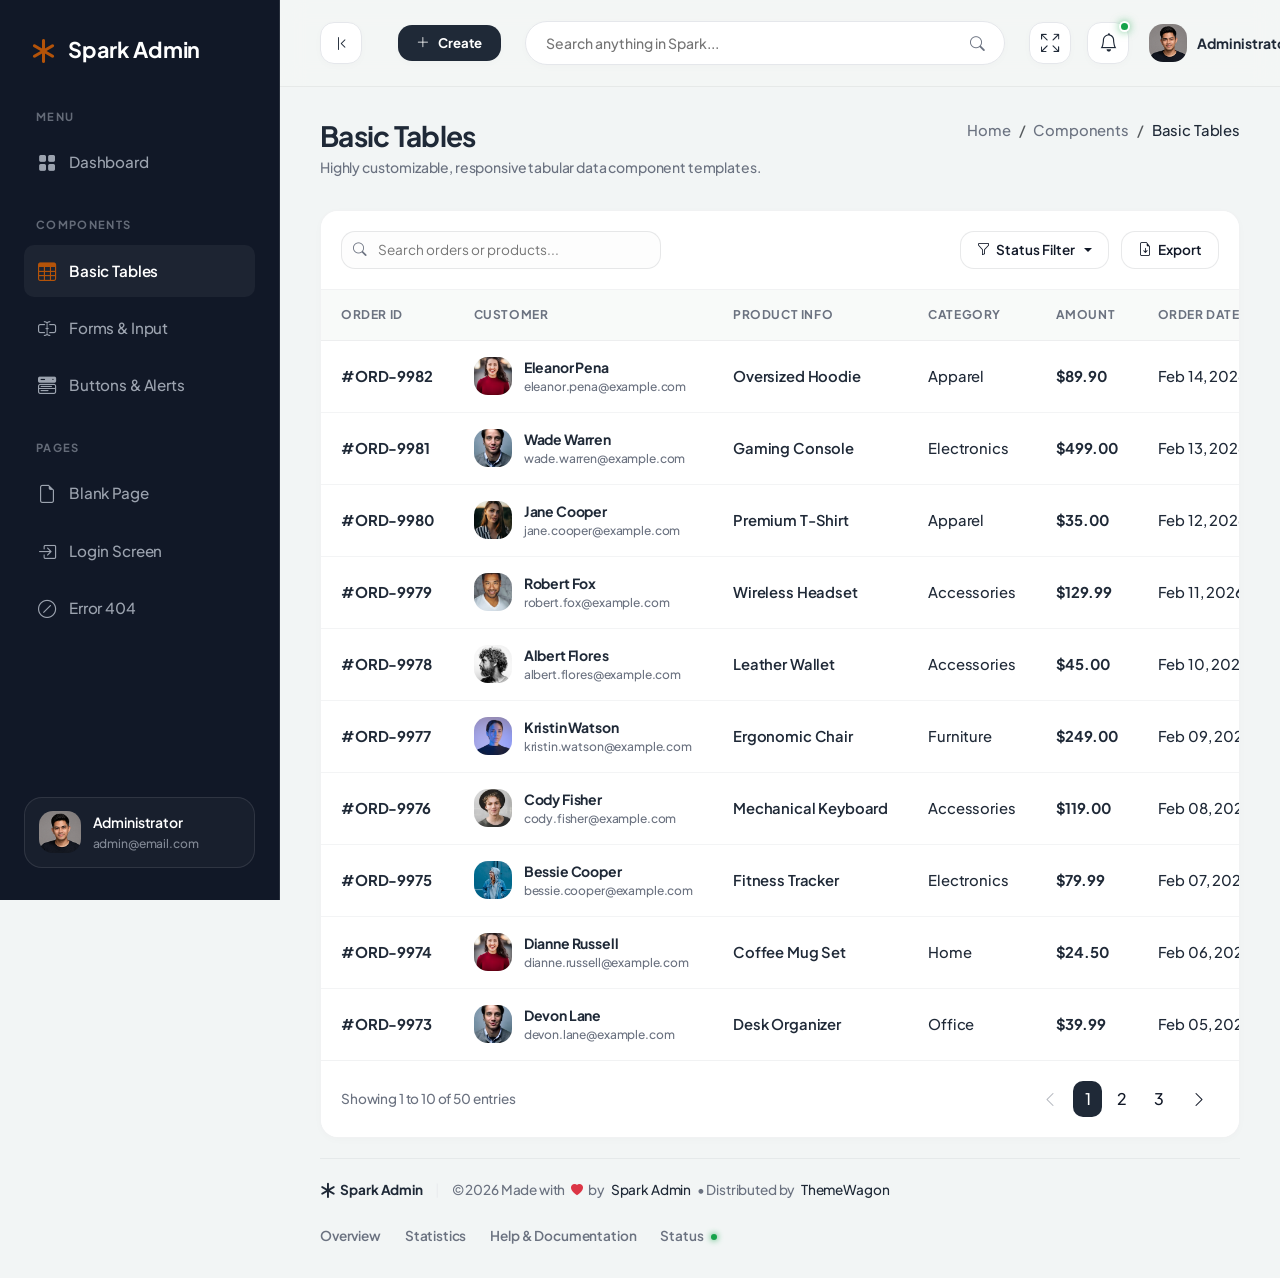
<file: dashboard/tables-basic.html>
<!DOCTYPE html>
<html lang="en">

<head>
  <meta charset="UTF-8">
  <meta name="viewport" content="width=device-width, initial-scale=1.0">
  <title>Basic Table - Spark Admin Premium Bootstrap 5 Admin Dashboard Template</title>

  <!-- SEO Optimization -->
  <meta name="description" content="Basic Table - Spark Admin Premium Bootstrap 5 Admin Dashboard Template">
  <meta name="author" content="Spark Admin Team">

  <!-- Favicon -->
  <link rel="icon" type="image/png" href="assets/images/favicon.ico">

  <!-- Local Third-Party Libraries (100% Offline Compatible) -->
  <link rel="stylesheet" href="assets/libs/bootstrap/css/bootstrap.min.css">
  <link rel="stylesheet" href="assets/libs/bootstrap-icons/bootstrap-icons.css">
  <link rel="stylesheet" href="assets/libs/apexcharts/apexcharts.css">
  <link rel="stylesheet" href="assets/libs/flatpickr/flatpickr.min.css">

  <!-- Main Design System & Custom Stylesheet -->
  <link rel="stylesheet" href="assets/css/main.css">
</head>

<body>

  <!-- ==========================================
         START: Sidebar Component
         Highly polished, dark-green navigation
         ========================================== -->
  <div class="sidebar-wrapper" id="sidebar">
    <!-- Brand Logo / Identity -->
    <a href="index.html" class="sidebar-brand">
      <i class="bi bi-asterisk"></i>
      <span>Spark Admin</span>
    </a>

    <!-- Navigation Menu -->
    <div class="flex-grow-1 overflow-y-auto">
      <!-- Group: Menu -->
      <div class="sidebar-menu-section">
        <div class="sidebar-menu-title">Menu</div>
        <ul class="sidebar-menu-list">
          <li class="sidebar-menu-item">
            <a href="index.html" class="sidebar-menu-link" id="menu-overview" title="Overview">
              <i class="bi bi-grid-fill"></i>
              <span>Dashboard</span>
            </a>
          </li>
        </ul>
      </div>

      <!-- Group: Components -->
      <div class="sidebar-menu-section">
        <div class="sidebar-menu-title">Components</div>
        <ul class="sidebar-menu-list">
          <li class="sidebar-menu-item">
            <a href="tables-basic.html" class="sidebar-menu-link active" id="menu-basictables" title="Basic Tables">
              <i class="bi bi-table"></i>
              <span>Basic Tables</span>
            </a>
          </li>
          <li class="sidebar-menu-item">
            <a href="ui-forms.html" class="sidebar-menu-link" id="menu-uiforms" title="Forms and Input">
              <i class="bi bi-input-cursor-text"></i>
              <span>Forms & Input</span>
            </a>
          </li>
          <li class="sidebar-menu-item">
            <a href="ui-buttons.html" class="sidebar-menu-link" id="menu-uibuttons" title="Buttons">
              <i class="bi bi-menu-button-wide-fill"></i>
              <span>Buttons & Alerts</span>
            </a>
          </li>
        </ul>
      </div>

      <!-- Group: Pages -->
      <div class="sidebar-menu-section">
        <div class="sidebar-menu-title">Pages</div>
        <ul class="sidebar-menu-list">
          <li class="sidebar-menu-item">
            <a href="page-blank.html" class="sidebar-menu-link" id="menu-blankpage" title="Blank Page">
              <i class="bi bi-file-earmark"></i>
              <span>Blank Page</span>
            </a>
          </li>
          <li class="sidebar-menu-item">
            <a href="page-login.html" class="sidebar-menu-link" id="menu-loginpage" title="Login Page">
              <i class="bi bi-box-arrow-in-right"></i>
              <span>Login Screen</span>
            </a>
          </li>
          <li class="sidebar-menu-item">
            <a href="page-404.html" class="sidebar-menu-link" id="menu-404" title="404 Page">
              <i class="bi bi-slash-circle"></i>
              <span>Error 404</span>
            </a>
          </li>
        </ul>
      </div>
    </div>

    <!-- Sidebar Profile Card (Dynamic Footer) -->
    <div class="sidebar-profile">
      <img src="assets/images/avatar.png" alt="Administrator" class="sidebar-profile-img"
        onerror="this.src='https://images.unsplash.com/photo-1534528741775-53994a69daeb?q=80&w=256&auto=format&fit=crop'">
      <div class="sidebar-profile-info">
        <div class="sidebar-profile-name">Administrator</div>
        <div class="sidebar-profile-email">admin@email.com</div>
      </div>
    </div>
  </div>
  <!-- ==========================================
         END: Sidebar Component
         ========================================== -->


  <!-- ==========================================
         START: Main Content Area
         ========================================== -->
  <div class="main-wrapper">

    <!-- START: Top Navbar Component -->
    <header class="navbar-custom">
      <div class="navbar-left">
        <!-- Desktop sidebar toggle (visible on large screens only) -->
        <button class="btn-desktop-toggle d-none d-xl-flex align-items-center justify-content-center me-3"
          id="desktop-sidebar-toggle" aria-label="Minimize Sidebar">
          <i class="bi bi-chevron-bar-left"></i>
        </button>
        <!-- Mobile sidebar toggle -->
        <button class="sidebar-toggle-btn me-2" id="sidebar-toggle" aria-label="Toggle Navigation">
          <i class="bi bi-list"></i>
        </button>

        <!-- Quick Actions Dropdown -->
        <div class="dropdown ms-2">
          <button class="btn-quick-action dropdown-toggle" type="button" data-bs-toggle="dropdown" aria-expanded="false"
            id="quick-actions-dropdown">
            <i class="bi bi-plus-lg"></i>
            <span>Create</span>
          </button>
          <ul class="dropdown-menu dropdown-menu-quick-action" aria-labelledby="quick-actions-dropdown">
            <li class="dropdown-header">Quick Action Shortcuts</li>
            <li><a class="dropdown-item" href="#"><i class="bi bi-file-earmark-plus"></i> New Invoice</a></li>
            <li><a class="dropdown-item" href="#"><i class="bi bi-person-plus"></i> New User</a></li>
            <li><a class="dropdown-item" href="#"><i class="bi bi-box-seam"></i> New Product</a></li>
            <li>
              <hr class="dropdown-divider">
            </li>
            <li><a class="dropdown-item" href="#"><i class="bi bi-gear"></i> System Settings</a></li>
          </ul>
        </div>
      </div>

      <!-- Mid navbar: search pill -->
      <div class="navbar-search-wrapper">
        <input type="text" class="navbar-search-input" placeholder="Search anything in Spark..." id="main-search">
        <button class="navbar-search-btn" aria-label="Search">
          <i class="bi bi-search"></i>
        </button>
      </div>

      <!-- Right actions -->
      <div class="navbar-actions">
        <!-- Fullscreen Toggle -->
        <button class="navbar-action-btn me-1" aria-label="Toggle Fullscreen" id="btn-fullscreen">
          <i class="bi bi-arrows-fullscreen"></i>
        </button>
        <div class="dropdown">
          <button class="navbar-action-btn dropdown-toggle" type="button" data-bs-toggle="dropdown"
            aria-expanded="false" id="btn-notifications" data-bs-auto-close="outside">
            <i class="bi bi-bell"></i>
            <span class="navbar-action-badge"></span>
          </button>
          <div class="dropdown-menu dropdown-menu-end dropdown-menu-notification p-0"
            aria-labelledby="btn-notifications">
            <div class="notification-header">
              <h6 class="notification-title">Notifications</h6>
              <button class="btn-clear-all" type="button">Mark all read</button>
            </div>
            <div class="notification-list">
              <!-- Sale Notification -->
              <a href="#" class="notification-item">
                <div class="notification-icon bg-success text-white">
                  <i class="bi bi-wallet2"></i>
                </div>
                <div class="notification-content">
                  <p class="notification-text">New sale received: <strong>$150.00</strong></p>
                  <span class="notification-time">2 mins ago</span>
                </div>
                <span class="notification-unread-dot"></span>
              </a>
              <!-- User Registration Notification -->
              <a href="#" class="notification-item">
                <div class="notification-icon bg-primary text-white">
                  <i class="bi bi-person-plus-fill"></i>
                </div>
                <div class="notification-content">
                  <p class="notification-text">New user registered: <strong>John Doe</strong></p>
                  <span class="notification-time">1 hour ago</span>
                </div>
                <span class="notification-unread-dot"></span>
              </a>
              <!-- Low Stock Notification -->
              <a href="#" class="notification-item">
                <div class="notification-icon bg-warning text-dark">
                  <i class="bi bi-box-seam-fill"></i>
                </div>
                <div class="notification-content">
                  <p class="notification-text">Stock running low: <strong>Hoodie</strong></p>
                  <span class="notification-time">3 hours ago</span>
                </div>
              </a>
            </div>
            <a href="#" class="notification-footer">View All Notifications</a>
          </div>
        </div>

        <!-- Profile Dropdown -->
        <div class="dropdown ms-2">
          <button class="navbar-profile-btn dropdown-toggle" type="button" data-bs-toggle="dropdown"
            aria-expanded="false" id="profile-dropdown">
            <img src="assets/images/avatar.png" alt="Profile Image" class="navbar-profile-img">
            <span class="navbar-profile-name d-none d-md-inline">Administrator</span>
            <i class="bi bi-chevron-down navbar-profile-caret"></i>
          </button>
          <ul class="dropdown-menu dropdown-menu-end dropdown-menu-profile" aria-labelledby="profile-dropdown">
            <li class="dropdown-header">Welcome !</li>
            <li><a class="dropdown-item" href="#"><i class="bi bi-person"></i> My Account</a></li>
            <li><a class="dropdown-item" href="#"><i class="bi bi-gear"></i> Settings</a></li>
            <li><a class="dropdown-item" href="#"><i class="bi bi-lock"></i> Lock Screen</a></li>
            <li>
              <hr class="dropdown-divider">
            </li>
            <li><a class="dropdown-item text-danger" href="page-login.html"><i class="bi bi-box-arrow-right"></i>
                Logout</a></li>
          </ul>
        </div>
      </div>
    </header>
    <!-- END: Top Navbar Component -->

    <!-- START: Page Header Banner -->
    <div class="page-header">
      <div>
        <h1 class="page-title">Basic Tables</h1>
        <p class="page-subtitle">Highly customizable, responsive tabular data component templates.</p>
      </div>
      <nav aria-label="breadcrumb">
        <ol class="breadcrumb mb-0">
          <li class="breadcrumb-item"><a href="index.html" class="text-decoration-none text-muted-green">Home</a></li>
          <li class="breadcrumb-item text-muted-green">Components</li>
          <li class="breadcrumb-item active text-main" aria-current="page">Basic Tables</li>
        </ol>
      </nav>
    </div>
    <!-- END: Page Header Banner -->

    <!-- START: Basic Table Card Container -->
    <div class="table-card-custom">
      <!-- Header Controls -->
      <div class="table-header-control">
        <!-- Search bar -->
        <div class="table-search-box">
          <i class="bi bi-search table-search-icon"></i>
          <input type="text" class="table-search-input" placeholder="Search orders or products...">
        </div>
        <!-- Action buttons / Filter options -->
        <div class="table-filter-group">
          <div class="dropdown">
            <button class="btn-table-action dropdown-toggle" type="button" id="dropdownFilterStatus"
              data-bs-toggle="dropdown" aria-expanded="false">
              <i class="bi bi-funnel"></i> Status Filter
            </button>
            <ul class="dropdown-menu" aria-labelledby="dropdownFilterStatus">
              <li><a class="dropdown-item" href="#">All Statuses</a></li>
              <li><a class="dropdown-item" href="#">Paid / Success</a></li>
              <li><a class="dropdown-item" href="#">Processing</a></li>
              <li><a class="dropdown-item" href="#">Cancelled / Failed</a></li>
            </ul>
          </div>
          <button class="btn-table-action" type="button">
            <i class="bi bi-file-earmark-arrow-down"></i> Export
          </button>
        </div>
      </div>

      <!-- Responsive Table Wrapper -->
      <div class="table-responsive">
        <table class="table-custom">
          <thead>
            <tr>
              <th>Order ID</th>
              <th>Customer</th>
              <th>Product Info</th>
              <th>Category</th>
              <th>Amount</th>
              <th>Order Date</th>
              <th>Status</th>
              <th class="text-center">Actions</th>
            </tr>
          </thead>
          <tbody>
            <!-- Row 1 -->
            <tr>
              <td class="table-order-id">#ORD-9982</td>
              <td>
                <div class="table-user-cell">
                  <img src="assets/images/user_1.jpg" alt="Eleanor Pena" class="table-user-avatar"
                    onerror="this.src='assets/images/avatar.png'">
                  <div>
                    <div class="table-user-name">Eleanor Pena</div>
                    <div class="table-user-sub">eleanor.pena@example.com</div>
                  </div>
                </div>
              </td>
              <td class="table-product-name">Oversized Hoodie</td>
              <td>Apparel</td>
              <td class="table-amount">$89.90</td>
              <td>Feb 14, 2026</td>
              <td><span class="badge-table success">Paid</span></td>
              <td>
                <div class="d-flex justify-content-center gap-1">
                  <a href="#" class="table-btn-action" title="View details"><i class="bi bi-eye"></i></a>
                  <a href="#" class="table-btn-action" title="Edit row"><i class="bi bi-pencil"></i></a>
                  <a href="#" class="table-btn-action delete" title="Delete row"><i class="bi bi-trash"></i></a>
                </div>
              </td>
            </tr>
            <!-- Row 2 -->
            <tr>
              <td class="table-order-id">#ORD-9981</td>
              <td>
                <div class="table-user-cell">
                  <img src="assets/images/user_2.jpg" alt="Wade Warren" class="table-user-avatar"
                    onerror="this.src='assets/images/avatar.png'">
                  <div>
                    <div class="table-user-name">Wade Warren</div>
                    <div class="table-user-sub">wade.warren@example.com</div>
                  </div>
                </div>
              </td>
              <td class="table-product-name">Gaming Console</td>
              <td>Electronics</td>
              <td class="table-amount">$499.00</td>
              <td>Feb 13, 2026</td>
              <td><span class="badge-table pending">Processing</span></td>
              <td>
                <div class="d-flex justify-content-center gap-1">
                  <a href="#" class="table-btn-action" title="View details"><i class="bi bi-eye"></i></a>
                  <a href="#" class="table-btn-action" title="Edit row"><i class="bi bi-pencil"></i></a>
                  <a href="#" class="table-btn-action delete" title="Delete row"><i class="bi bi-trash"></i></a>
                </div>
              </td>
            </tr>
            <!-- Row 3 -->
            <tr>
              <td class="table-order-id">#ORD-9980</td>
              <td>
                <div class="table-user-cell">
                  <img src="assets/images/user_3.jpg" alt="Jane Cooper" class="table-user-avatar"
                    onerror="this.src='assets/images/avatar.png'">
                  <div>
                    <div class="table-user-name">Jane Cooper</div>
                    <div class="table-user-sub">jane.cooper@example.com</div>
                  </div>
                </div>
              </td>
              <td class="table-product-name">Premium T-Shirt</td>
              <td>Apparel</td>
              <td class="table-amount">$35.00</td>
              <td>Feb 12, 2026</td>
              <td><span class="badge-table success">Paid</span></td>
              <td>
                <div class="d-flex justify-content-center gap-1">
                  <a href="#" class="table-btn-action" title="View details"><i class="bi bi-eye"></i></a>
                  <a href="#" class="table-btn-action" title="Edit row"><i class="bi bi-pencil"></i></a>
                  <a href="#" class="table-btn-action delete" title="Delete row"><i class="bi bi-trash"></i></a>
                </div>
              </td>
            </tr>
            <!-- Row 4 -->
            <tr>
              <td class="table-order-id">#ORD-9979</td>
              <td>
                <div class="table-user-cell">
                  <img src="assets/images/user_4.jpg" alt="Robert Fox" class="table-user-avatar"
                    onerror="this.src='assets/images/avatar.png'">
                  <div>
                    <div class="table-user-name">Robert Fox</div>
                    <div class="table-user-sub">robert.fox@example.com</div>
                  </div>
                </div>
              </td>
              <td class="table-product-name">Wireless Headset</td>
              <td>Accessories</td>
              <td class="table-amount">$129.99</td>
              <td>Feb 11, 2026</td>
              <td><span class="badge-table failed">Failed</span></td>
              <td>
                <div class="d-flex justify-content-center gap-1">
                  <a href="#" class="table-btn-action" title="View details"><i class="bi bi-eye"></i></a>
                  <a href="#" class="table-btn-action" title="Edit row"><i class="bi bi-pencil"></i></a>
                  <a href="#" class="table-btn-action delete" title="Delete row"><i class="bi bi-trash"></i></a>
                </div>
              </td>
            </tr>
            <!-- Row 5 -->
            <tr>
              <td class="table-order-id">#ORD-9978</td>
              <td>
                <div class="table-user-cell">
                  <img src="assets/images/user_5.jpg" alt="Albert Flores" class="table-user-avatar"
                    onerror="this.src='assets/images/avatar.png'">
                  <div>
                    <div class="table-user-name">Albert Flores</div>
                    <div class="table-user-sub">albert.flores@example.com</div>
                  </div>
                </div>
              </td>
              <td class="table-product-name">Leather Wallet</td>
              <td>Accessories</td>
              <td class="table-amount">$45.00</td>
              <td>Feb 10, 2026</td>
              <td><span class="badge-table success">Paid</span></td>
              <td>
                <div class="d-flex justify-content-center gap-1">
                  <a href="#" class="table-btn-action" title="View details"><i class="bi bi-eye"></i></a>
                  <a href="#" class="table-btn-action" title="Edit row"><i class="bi bi-pencil"></i></a>
                  <a href="#" class="table-btn-action delete" title="Delete row"><i class="bi bi-trash"></i></a>
                </div>
              </td>
            </tr>
            <!-- Row 6 -->
            <tr>
              <td class="table-order-id">#ORD-9977</td>
              <td>
                <div class="table-user-cell">
                  <img src="assets/images/user_6.jpg" alt="Kristin Watson" class="table-user-avatar"
                    onerror="this.src='assets/images/avatar.png'">
                  <div>
                    <div class="table-user-name">Kristin Watson</div>
                    <div class="table-user-sub">kristin.watson@example.com</div>
                  </div>
                </div>
              </td>
              <td class="table-product-name">Ergonomic Chair</td>
              <td>Furniture</td>
              <td class="table-amount">$249.00</td>
              <td>Feb 09, 2026</td>
              <td><span class="badge-table pending">Processing</span></td>
              <td>
                <div class="d-flex justify-content-center gap-1">
                  <a href="#" class="table-btn-action" title="View details"><i class="bi bi-eye"></i></a>
                  <a href="#" class="table-btn-action" title="Edit row"><i class="bi bi-pencil"></i></a>
                  <a href="#" class="table-btn-action delete" title="Delete row"><i class="bi bi-trash"></i></a>
                </div>
              </td>
            </tr>
            <!-- Row 7 -->
            <tr>
              <td class="table-order-id">#ORD-9976</td>
              <td>
                <div class="table-user-cell">
                  <img src="assets/images/user_7.jpg" alt="Cody Fisher" class="table-user-avatar"
                    onerror="this.src='assets/images/avatar.png'">
                  <div>
                    <div class="table-user-name">Cody Fisher</div>
                    <div class="table-user-sub">cody.fisher@example.com</div>
                  </div>
                </div>
              </td>
              <td class="table-product-name">Mechanical Keyboard</td>
              <td>Accessories</td>
              <td class="table-amount">$119.00</td>
              <td>Feb 08, 2026</td>
              <td><span class="badge-table success">Paid</span></td>
              <td>
                <div class="d-flex justify-content-center gap-1">
                  <a href="#" class="table-btn-action" title="View details"><i class="bi bi-eye"></i></a>
                  <a href="#" class="table-btn-action" title="Edit row"><i class="bi bi-pencil"></i></a>
                  <a href="#" class="table-btn-action delete" title="Delete row"><i class="bi bi-trash"></i></a>
                </div>
              </td>
            </tr>
            <!-- Row 8 -->
            <tr>
              <td class="table-order-id">#ORD-9975</td>
              <td>
                <div class="table-user-cell">
                  <img src="assets/images/user_8.jpg" alt="Bessie Cooper" class="table-user-avatar"
                    onerror="this.src='assets/images/avatar.png'">
                  <div>
                    <div class="table-user-name">Bessie Cooper</div>
                    <div class="table-user-sub">bessie.cooper@example.com</div>
                  </div>
                </div>
              </td>
              <td class="table-product-name">Fitness Tracker</td>
              <td>Electronics</td>
              <td class="table-amount">$79.99</td>
              <td>Feb 07, 2026</td>
              <td><span class="badge-table failed">Cancelled</span></td>
              <td>
                <div class="d-flex justify-content-center gap-1">
                  <a href="#" class="table-btn-action" title="View details"><i class="bi bi-eye"></i></a>
                  <a href="#" class="table-btn-action" title="Edit row"><i class="bi bi-pencil"></i></a>
                  <a href="#" class="table-btn-action delete" title="Delete row"><i class="bi bi-trash"></i></a>
                </div>
              </td>
            </tr>
            <!-- Row 9 -->
            <tr>
              <td class="table-order-id">#ORD-9974</td>
              <td>
                <div class="table-user-cell">
                  <img src="assets/images/user_1.jpg" alt="Dianne Russell" class="table-user-avatar"
                    onerror="this.src='assets/images/avatar.png'">
                  <div>
                    <div class="table-user-name">Dianne Russell</div>
                    <div class="table-user-sub">dianne.russell@example.com</div>
                  </div>
                </div>
              </td>
              <td class="table-product-name">Coffee Mug Set</td>
              <td>Home</td>
              <td class="table-amount">$24.50</td>
              <td>Feb 06, 2026</td>
              <td><span class="badge-table success">Paid</span></td>
              <td>
                <div class="d-flex justify-content-center gap-1">
                  <a href="#" class="table-btn-action" title="View details"><i class="bi bi-eye"></i></a>
                  <a href="#" class="table-btn-action" title="Edit row"><i class="bi bi-pencil"></i></a>
                  <a href="#" class="table-btn-action delete" title="Delete row"><i class="bi bi-trash"></i></a>
                </div>
              </td>
            </tr>
            <!-- Row 10 -->
            <tr>
              <td class="table-order-id">#ORD-9973</td>
              <td>
                <div class="table-user-cell">
                  <img src="assets/images/user_2.jpg" alt="Devon Lane" class="table-user-avatar"
                    onerror="this.src='assets/images/avatar.png'">
                  <div>
                    <div class="table-user-name">Devon Lane</div>
                    <div class="table-user-sub">devon.lane@example.com</div>
                  </div>
                </div>
              </td>
              <td class="table-product-name">Desk Organizer</td>
              <td>Office</td>
              <td class="table-amount">$39.99</td>
              <td>Feb 05, 2026</td>
              <td><span class="badge-table success">Paid</span></td>
              <td>
                <div class="d-flex justify-content-center gap-1">
                  <a href="#" class="table-btn-action" title="View details"><i class="bi bi-eye"></i></a>
                  <a href="#" class="table-btn-action" title="Edit row"><i class="bi bi-pencil"></i></a>
                  <a href="#" class="table-btn-action delete" title="Delete row"><i class="bi bi-trash"></i></a>
                </div>
              </td>
            </tr>
          </tbody>
        </table>
      </div>

      <!-- Footer Controls / Pagination -->
      <div class="table-footer-control">
        <span class="table-pagination-info">Showing 1 to 10 of 50 entries</span>
        <nav aria-label="Page navigation">
          <ul class="pagination mb-0 gap-1">
            <li class="page-item disabled"><a class="page-link border-0" href="#"><i class="bi bi-chevron-left"></i></a>
            </li>
            <li class="page-item active"><a class="page-link border-0" href="#">1</a></li>
            <li class="page-item"><a class="page-link border-0" href="#">2</a></li>
            <li class="page-item"><a class="page-link border-0" href="#">3</a></li>
            <li class="page-item"><a class="page-link border-0" href="#"><i class="bi bi-chevron-right"></i></a></li>
          </ul>
        </nav>
      </div>
    </div>
    <!-- END: Basic Table Card Container -->

    <!-- START: Footer Component -->
    <footer class="footer-custom">
      <div class="footer-left">
        <span class="footer-logo">
          <i class="bi bi-asterisk"></i> Spark Admin
        </span>
        <span class="footer-separator">|</span>
        <span class="footer-copy">&copy; 2026 Made with <i class="bi bi-heart-fill text-danger footer-heart"></i> by<a
            href="https://sparkadminpro.gumroad.com/" target="_blank">Spark Admin</a>• Distributed by <a
            href="https://www.themewagon.com/" target="_blank">ThemeWagon</a> </span>
      </div>
      <div class="footer-right">
        <ul class="footer-links">
          <li><a href="#" class="footer-link">Overview</a></li>
          <li><a href="#" class="footer-link">Statistics</a></li>
          <li><a href="#" class="footer-link">Help & Documentation</a></li>
          <li><a href="#" class="footer-link">Status <span class="status-dot"></span></a></li>
        </ul>
      </div>
    </footer>
    <!-- END: Footer Component -->

  </div>
  <!-- ==========================================
         END: Main Content Area
         ========================================== -->

  <!-- Local Third-Party Libraries Script dependencies -->
  <script src="assets/libs/bootstrap/js/bootstrap.bundle.min.js"></script>
  <script src="assets/libs/apexcharts/apexcharts.min.js"></script>
  <script src="assets/libs/flatpickr/flatpickr.min.js"></script>

  <!-- Local dashboard interactions controller -->
  <script src="assets/js/dashboard.js"></script>
</body>

</html>
</file>
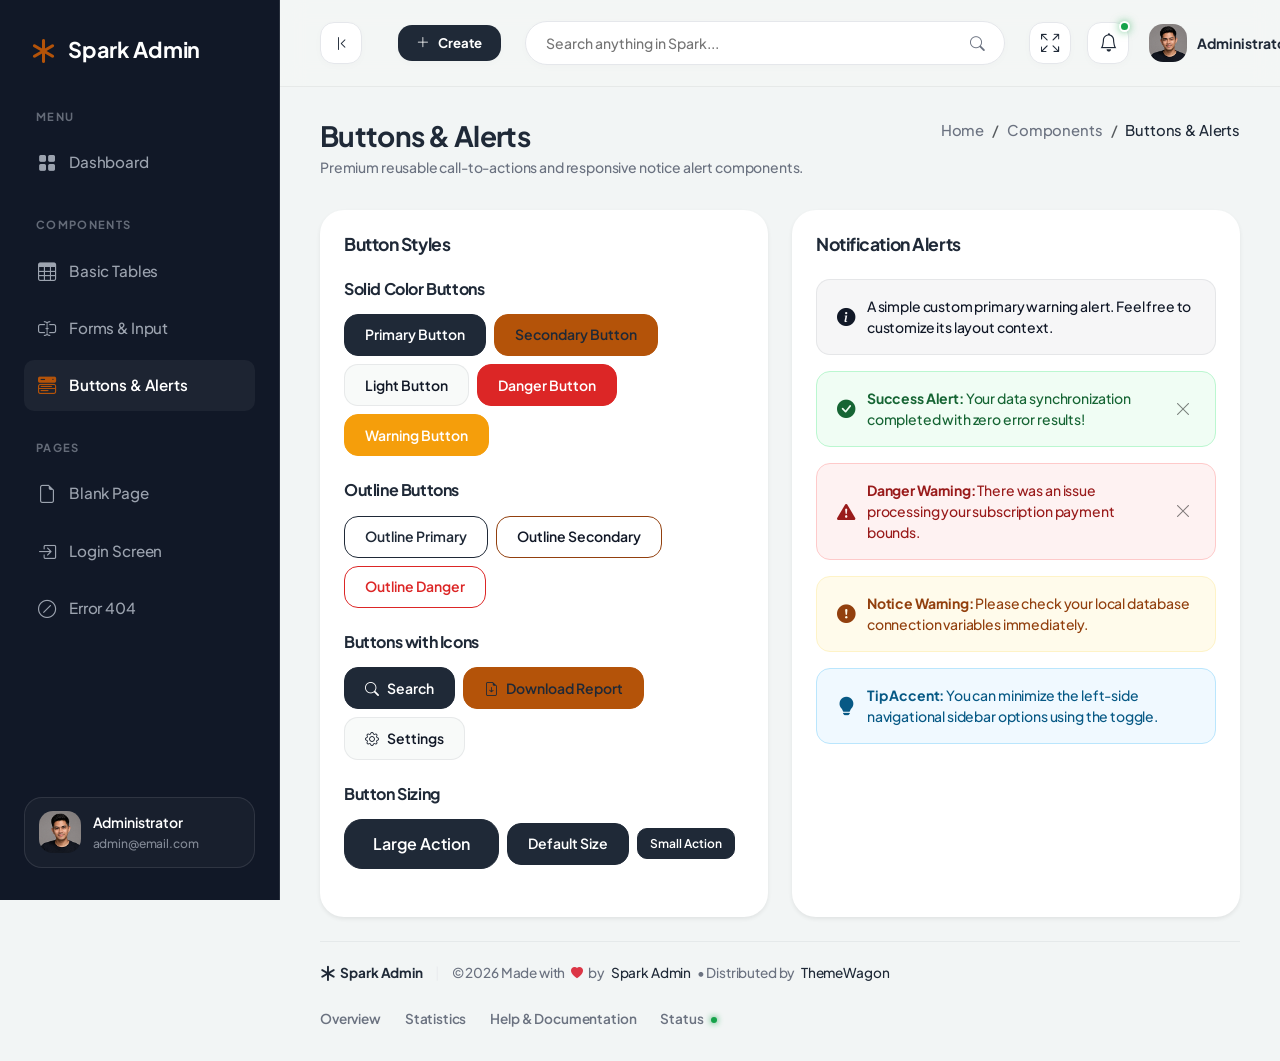
<file: dashboard/ui-buttons.html>
<!DOCTYPE html>
<html lang="en">

<head>
  <meta charset="UTF-8">
  <meta name="viewport" content="width=device-width, initial-scale=1.0">
  <title>UI Button - Spark Admin Premium Bootstrap 5 Admin Dashboard Template</title>

  <!-- SEO Optimization -->
  <meta name="description" content="UI Button - Spark Admin Premium Bootstrap 5 Admin Dashboard Template">
  <meta name="author" content="Spark Admin Team">

  <!-- Favicon -->
  <link rel="icon" type="image/png" href="assets/images/favicon.ico">

  <!-- Local Third-Party Libraries (100% Offline Compatible) -->
  <link rel="stylesheet" href="assets/libs/bootstrap/css/bootstrap.min.css">
  <link rel="stylesheet" href="assets/libs/bootstrap-icons/bootstrap-icons.css">
  <link rel="stylesheet" href="assets/libs/apexcharts/apexcharts.css">
  <link rel="stylesheet" href="assets/libs/flatpickr/flatpickr.min.css">

  <!-- Main Design System & Custom Stylesheet -->
  <link rel="stylesheet" href="assets/css/main.css">
</head>

<body>

  <!-- ==========================================
         START: Sidebar Component
         Highly polished, dark-green navigation
         ========================================== -->
  <div class="sidebar-wrapper" id="sidebar">
    <!-- Brand Logo / Identity -->
    <a href="index.html" class="sidebar-brand">
      <i class="bi bi-asterisk"></i>
      <span>Spark Admin</span>
    </a>

    <!-- Navigation Menu -->
    <div class="flex-grow-1 overflow-y-auto">
      <!-- Group: Menu -->
      <div class="sidebar-menu-section">
        <div class="sidebar-menu-title">Menu</div>
        <ul class="sidebar-menu-list">
          <li class="sidebar-menu-item">
            <a href="index.html" class="sidebar-menu-link" id="menu-overview" title="Overview">
              <i class="bi bi-grid-fill"></i>
              <span>Dashboard</span>
            </a>
          </li>
        </ul>
      </div>

      <!-- Group: Components -->
      <div class="sidebar-menu-section">
        <div class="sidebar-menu-title">Components</div>
        <ul class="sidebar-menu-list">
          <li class="sidebar-menu-item">
            <a href="tables-basic.html" class="sidebar-menu-link" id="menu-basictables" title="Basic Tables">
              <i class="bi bi-table"></i>
              <span>Basic Tables</span>
            </a>
          </li>
          <li class="sidebar-menu-item">
            <a href="ui-forms.html" class="sidebar-menu-link" id="menu-uiforms" title="Forms and Input">
              <i class="bi bi-input-cursor-text"></i>
              <span>Forms & Input</span>
            </a>
          </li>
          <li class="sidebar-menu-item">
            <a href="ui-buttons.html" class="sidebar-menu-link active" id="menu-uibuttons" title="Buttons">
              <i class="bi bi-menu-button-wide-fill"></i>
              <span>Buttons & Alerts</span>
            </a>
          </li>
        </ul>
      </div>

      <!-- Group: Pages -->
      <div class="sidebar-menu-section">
        <div class="sidebar-menu-title">Pages</div>
        <ul class="sidebar-menu-list">
          <li class="sidebar-menu-item">
            <a href="page-blank.html" class="sidebar-menu-link" id="menu-blankpage" title="Blank Page">
              <i class="bi bi-file-earmark"></i>
              <span>Blank Page</span>
            </a>
          </li>
          <li class="sidebar-menu-item">
            <a href="page-login.html" class="sidebar-menu-link" id="menu-loginpage" title="Login Page">
              <i class="bi bi-box-arrow-in-right"></i>
              <span>Login Screen</span>
            </a>
          </li>
          <li class="sidebar-menu-item">
            <a href="page-404.html" class="sidebar-menu-link" id="menu-404" title="404 Page">
              <i class="bi bi-slash-circle"></i>
              <span>Error 404</span>
            </a>
          </li>
        </ul>
      </div>
    </div>

    <!-- Sidebar Profile Card (Dynamic Footer) -->
    <div class="sidebar-profile">
      <img src="assets/images/avatar.png" alt="Administrator" class="sidebar-profile-img"
        onerror="this.src='https://images.unsplash.com/photo-1534528741775-53994a69daeb?q=80&w=256&auto=format&fit=crop'">
      <div class="sidebar-profile-info">
        <div class="sidebar-profile-name">Administrator</div>
        <div class="sidebar-profile-email">admin@email.com</div>
      </div>
    </div>
  </div>
  <!-- ==========================================
         END: Sidebar Component
         ========================================== -->


  <!-- ==========================================
         START: Main Content Area
         ========================================== -->
  <div class="main-wrapper">

    <!-- START: Top Navbar Component -->
    <header class="navbar-custom">
      <div class="navbar-left">
        <!-- Desktop sidebar toggle -->
        <button class="btn-desktop-toggle d-none d-xl-flex align-items-center justify-content-center me-3"
          id="desktop-sidebar-toggle" aria-label="Minimize Sidebar">
          <i class="bi bi-chevron-bar-left"></i>
        </button>
        <!-- Mobile sidebar toggle -->
        <button class="sidebar-toggle-btn me-2" id="sidebar-toggle" aria-label="Toggle Navigation">
          <i class="bi bi-list"></i>
        </button>

        <!-- Quick Actions Dropdown -->
        <div class="dropdown ms-2">
          <button class="btn-quick-action dropdown-toggle" type="button" data-bs-toggle="dropdown" aria-expanded="false"
            id="quick-actions-dropdown">
            <i class="bi bi-plus-lg"></i>
            <span>Create</span>
          </button>
          <ul class="dropdown-menu dropdown-menu-quick-action" aria-labelledby="quick-actions-dropdown">
            <li class="dropdown-header">Quick Action Shortcuts</li>
            <li><a class="dropdown-item" href="#"><i class="bi bi-file-earmark-plus"></i> New Invoice</a></li>
            <li><a class="dropdown-item" href="#"><i class="bi bi-person-plus"></i> New User</a></li>
            <li><a class="dropdown-item" href="#"><i class="bi bi-box-seam"></i> New Product</a></li>
            <li>
              <hr class="dropdown-divider">
            </li>
            <li><a class="dropdown-item" href="#"><i class="bi bi-gear"></i> System Settings</a></li>
          </ul>
        </div>
      </div>

      <!-- Mid navbar: search pill -->
      <div class="navbar-search-wrapper">
        <input type="text" class="navbar-search-input" placeholder="Search anything in Spark..." id="main-search">
        <button class="navbar-search-btn" aria-label="Search">
          <i class="bi bi-search"></i>
        </button>
      </div>

      <!-- Right actions -->
      <div class="navbar-actions">
        <!-- Fullscreen Toggle -->
        <button class="navbar-action-btn me-1" aria-label="Toggle Fullscreen" id="btn-fullscreen">
          <i class="bi bi-arrows-fullscreen"></i>
        </button>
        <div class="dropdown">
          <button class="navbar-action-btn dropdown-toggle" type="button" data-bs-toggle="dropdown"
            aria-expanded="false" id="btn-notifications" data-bs-auto-close="outside">
            <i class="bi bi-bell"></i>
            <span class="navbar-action-badge"></span>
          </button>
          <div class="dropdown-menu dropdown-menu-end dropdown-menu-notification p-0"
            aria-labelledby="btn-notifications">
            <div class="notification-header">
              <h6 class="notification-title">Notifications</h6>
              <button class="btn-clear-all" type="button">Mark all read</button>
            </div>
            <div class="notification-list">
              <a href="#" class="notification-item">
                <div class="notification-icon bg-success text-white">
                  <i class="bi bi-wallet2"></i>
                </div>
                <div class="notification-content">
                  <p class="notification-text">New sale received: <strong>$150.00</strong></p>
                  <span class="notification-time">2 mins ago</span>
                </div>
                <span class="notification-unread-dot"></span>
              </a>
            </div>
            <a href="#" class="notification-footer">View All Notifications</a>
          </div>
        </div>

        <!-- Profile Dropdown -->
        <div class="dropdown ms-2">
          <button class="navbar-profile-btn dropdown-toggle" type="button" data-bs-toggle="dropdown"
            aria-expanded="false" id="profile-dropdown">
            <img src="assets/images/avatar.png" alt="Profile Image" class="navbar-profile-img">
            <span class="navbar-profile-name d-none d-md-inline">Administrator</span>
            <i class="bi bi-chevron-down navbar-profile-caret"></i>
          </button>
          <ul class="dropdown-menu dropdown-menu-end dropdown-menu-profile" aria-labelledby="profile-dropdown">
            <li><a class="dropdown-item text-danger" href="page-login.html"><i class="bi bi-box-arrow-right"></i>
                Logout</a></li>
          </ul>
        </div>
      </div>
    </header>
    <!-- END: Top Navbar Component -->

    <!-- START: Page Header Banner -->
    <div class="page-header">
      <div>
        <h1 class="page-title">Buttons & Alerts</h1>
        <p class="page-subtitle">Premium reusable call-to-actions and responsive notice alert components.</p>
      </div>
      <nav aria-label="breadcrumb">
        <ol class="breadcrumb mb-0">
          <li class="breadcrumb-item"><a href="index.html" class="text-decoration-none text-muted-green">Home</a></li>
          <li class="breadcrumb-item text-muted-green">Components</li>
          <li class="breadcrumb-item active text-main" aria-current="page">Buttons & Alerts</li>
        </ol>
      </nav>
    </div>
    <!-- END: Page Header Banner -->

    <!-- START: Main Components Grid Layout -->
    <div class="row g-4 mb-4">

      <!-- Column 1: Custom Buttons -->
      <div class="col-12 col-lg-6">
        <div class="card border-light shadow-sm p-4 h-100">
          <h5 class="card-title mb-4">Button Styles</h5>

          <h6 class="mb-3">Solid Color Buttons</h6>
          <div class="d-flex flex-wrap gap-2 mb-4">
            <button class="btn-custom btn-custom-primary" type="button">Primary Button</button>
            <button class="btn-custom btn-custom-secondary" type="button">Secondary Button</button>
            <button class="btn-custom btn-custom-light" type="button">Light Button</button>
            <button class="btn-custom btn-custom-danger" type="button">Danger Button</button>
            <button class="btn-custom btn-custom-warning" type="button">Warning Button</button>
          </div>

          <h6 class="mb-3">Outline Buttons</h6>
          <div class="d-flex flex-wrap gap-2 mb-4">
            <button class="btn-custom btn-custom-outline-primary" type="button">Outline Primary</button>
            <button class="btn-custom btn-custom-outline-secondary" type="button">Outline Secondary</button>
            <button class="btn-custom btn-custom-outline-danger" type="button">Outline Danger</button>
          </div>

          <h6 class="mb-3">Buttons with Icons</h6>
          <div class="d-flex flex-wrap gap-2 mb-4">
            <button class="btn-custom btn-custom-primary" type="button">
              <i class="bi bi-search"></i> Search
            </button>
            <button class="btn-custom btn-custom-secondary" type="button">
              <i class="bi bi-file-earmark-arrow-down"></i> Download Report
            </button>
            <button class="btn-custom btn-custom-light" type="button">
              <i class="bi bi-gear"></i> Settings
            </button>
          </div>

          <h6 class="mb-3">Button Sizing</h6>
          <div class="d-flex flex-wrap align-items-center gap-2">
            <button class="btn-custom btn-custom-primary btn-custom-lg" type="button">Large Action</button>
            <button class="btn-custom btn-custom-primary" type="button">Default Size</button>
            <button class="btn-custom btn-custom-primary btn-custom-sm" type="button">Small Action</button>
          </div>
        </div>
      </div>

      <!-- Column 2: Reusable Alerts -->
      <div class="col-12 col-lg-6">
        <div class="card border-light shadow-sm p-4 h-100">
          <h5 class="card-title mb-4">Notification Alerts</h5>

          <!-- Alert Primary -->
          <div class="alert-custom alert-custom-primary">
            <i class="bi bi-info-circle-fill alert-custom-icon"></i>
            <div class="alert-custom-content">
              A simple custom primary warning alert. Feel free to customize its layout context.
            </div>
          </div>

          <!-- Alert Success -->
          <div class="alert-custom alert-custom-success">
            <i class="bi bi-check-circle-fill alert-custom-icon"></i>
            <div class="alert-custom-content">
              <strong>Success Alert:</strong> Your data synchronization completed with zero error results!
            </div>
            <button class="alert-custom-close" type="button" aria-label="Close" onclick="this.parentElement.remove();">
              <i class="bi bi-x-lg"></i>
            </button>
          </div>

          <!-- Alert Danger -->
          <div class="alert-custom alert-custom-danger">
            <i class="bi bi-exclamation-triangle-fill alert-custom-icon"></i>
            <div class="alert-custom-content">
              <strong>Danger Warning:</strong> There was an issue processing your subscription payment bounds.
            </div>
            <button class="alert-custom-close" type="button" aria-label="Close" onclick="this.parentElement.remove();">
              <i class="bi bi-x-lg"></i>
            </button>
          </div>

          <!-- Alert Warning -->
          <div class="alert-custom alert-custom-warning">
            <i class="bi bi-exclamation-circle-fill alert-custom-icon"></i>
            <div class="alert-custom-content">
              <strong>Notice Warning:</strong> Please check your local database connection variables immediately.
            </div>
          </div>

          <!-- Alert Info -->
          <div class="alert-custom alert-custom-info">
            <i class="bi bi-lightbulb-fill alert-custom-icon"></i>
            <div class="alert-custom-content">
              <strong>Tip Accent:</strong> You can minimize the left-side navigational sidebar options using the toggle.
            </div>
          </div>
        </div>
      </div>

    </div>
    <!-- END: Main Components Grid Layout -->

    <!-- START: Footer Component -->
    <footer class="footer-custom">
      <div class="footer-left">
        <span class="footer-logo">
          <i class="bi bi-asterisk"></i> Spark Admin
        </span>
        <span class="footer-separator">|</span>
        <span class="footer-copy">&copy; 2026 Made with <i class="bi bi-heart-fill text-danger footer-heart"></i> by<a
            href="https://sparkadminpro.gumroad.com/" target="_blank">Spark Admin</a>• Distributed by <a
            href="https://www.themewagon.com/" target="_blank">ThemeWagon</a> </span>
      </div>
      <div class="footer-right">
        <ul class="footer-links">
          <li><a href="#" class="footer-link">Overview</a></li>
          <li><a href="#" class="footer-link">Statistics</a></li>
          <li><a href="#" class="footer-link">Help & Documentation</a></li>
          <li><a href="#" class="footer-link">Status <span class="status-dot"></span></a></li>
        </ul>
      </div>
    </footer>
    <!-- END: Footer Component -->

  </div>
  <!-- ==========================================
         END: Main Content Area
         ========================================== -->

  <!-- Local Third-Party Libraries Script dependencies -->
  <script src="assets/libs/bootstrap/js/bootstrap.bundle.min.js"></script>
  <script src="assets/libs/apexcharts/apexcharts.min.js"></script>
  <script src="assets/libs/flatpickr/flatpickr.min.js"></script>

  <!-- Local dashboard interactions controller -->
  <script src="assets/js/dashboard.js"></script>
</body>

</html>
</file>
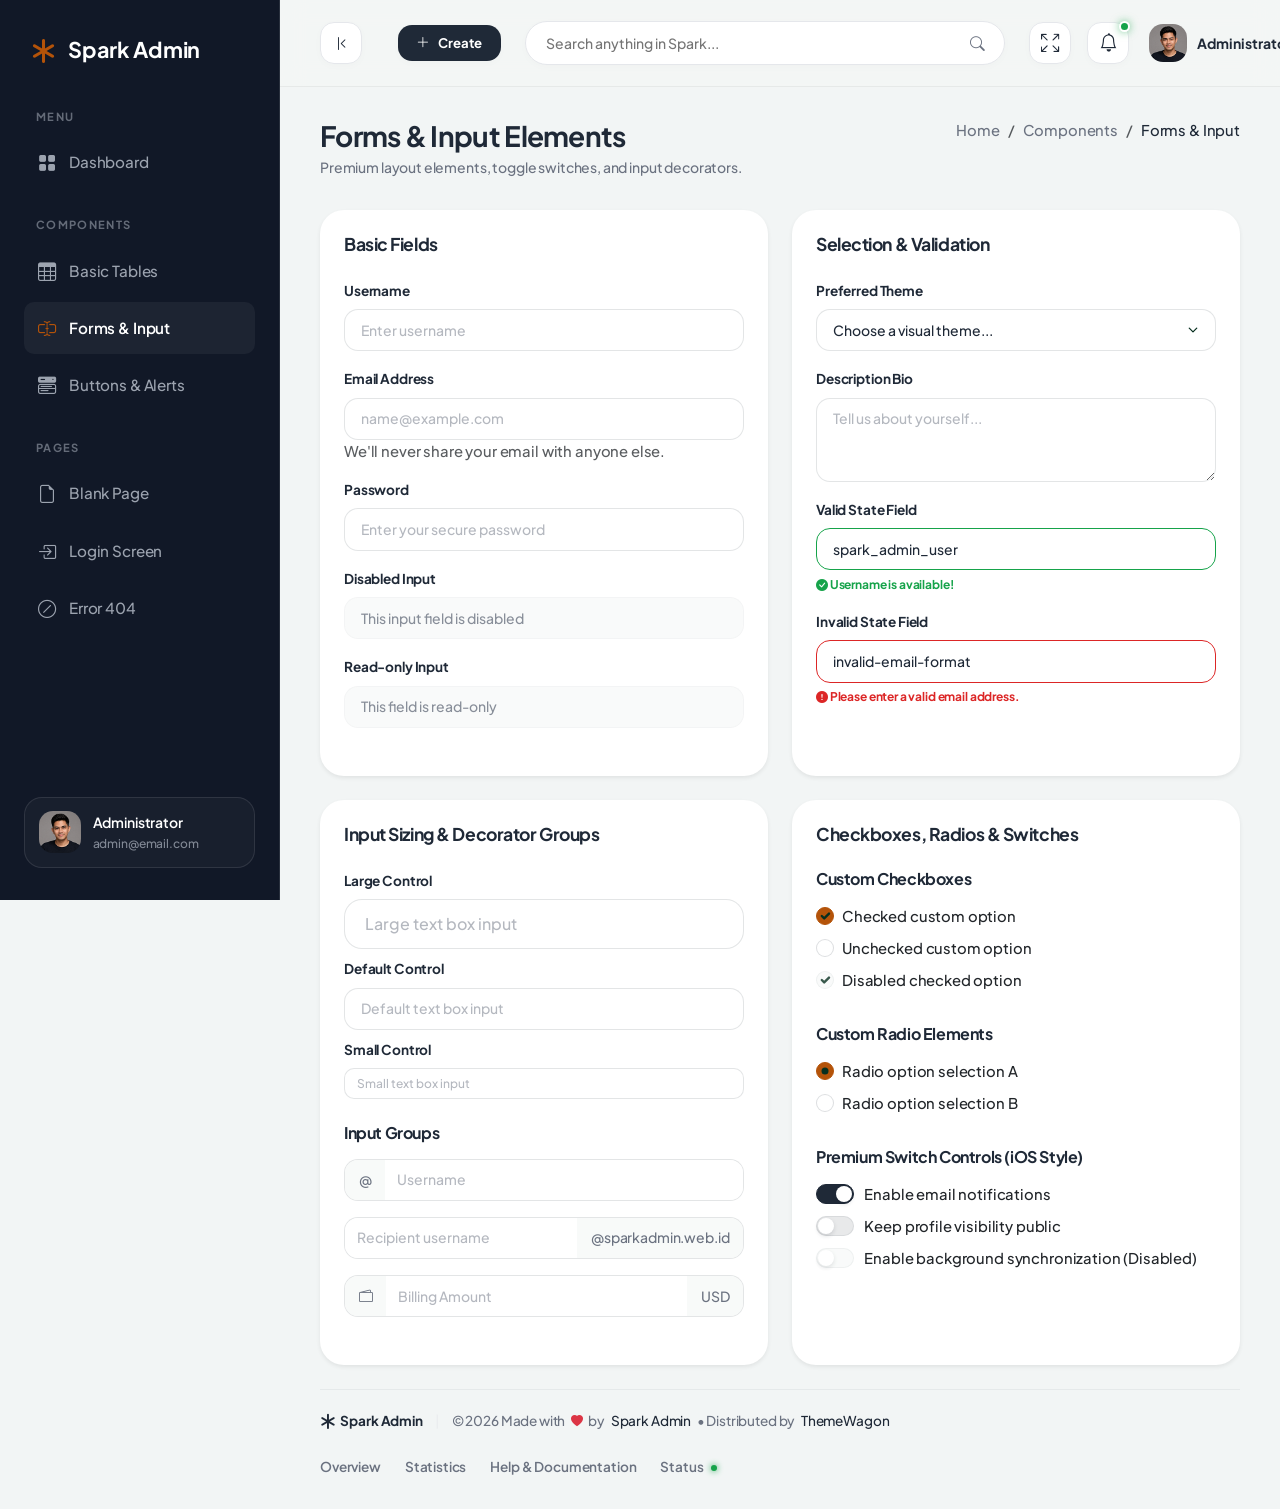
<file: dashboard/ui-forms.html>
<!DOCTYPE html>
<html lang="en">

<head>
  <meta charset="UTF-8">
  <meta name="viewport" content="width=device-width, initial-scale=1.0">
  <title>UI Forms - Spark Admin Premium Bootstrap 5 Admin Dashboard Template</title>

  <!-- SEO Optimization -->
  <meta name="description" content="UI Forms - Spark Admin Premium Bootstrap 5 Admin Dashboard Template">
  <meta name="author" content="Spark Admin Team">

  <!-- Favicon -->
  <link rel="icon" type="image/png" href="assets/images/favicon.ico">

  <!-- Local Third-Party Libraries (100% Offline Compatible) -->
  <link rel="stylesheet" href="assets/libs/bootstrap/css/bootstrap.min.css">
  <link rel="stylesheet" href="assets/libs/bootstrap-icons/bootstrap-icons.css">
  <link rel="stylesheet" href="assets/libs/apexcharts/apexcharts.css">
  <link rel="stylesheet" href="assets/libs/flatpickr/flatpickr.min.css">

  <!-- Main Design System & Custom Stylesheet -->
  <link rel="stylesheet" href="assets/css/main.css">
</head>

<body>

  <!-- ==========================================
         START: Sidebar Component
         Highly polished, dark-green navigation
         ========================================== -->
  <div class="sidebar-wrapper" id="sidebar">
    <!-- Brand Logo / Identity -->
    <a href="index.html" class="sidebar-brand">
      <i class="bi bi-asterisk"></i>
      <span>Spark Admin</span>
    </a>

    <!-- Navigation Menu -->
    <div class="flex-grow-1 overflow-y-auto">
      <!-- Group: Menu -->
      <div class="sidebar-menu-section">
        <div class="sidebar-menu-title">Menu</div>
        <ul class="sidebar-menu-list">
          <li class="sidebar-menu-item">
            <a href="index.html" class="sidebar-menu-link" id="menu-overview" title="Overview">
              <i class="bi bi-grid-fill"></i>
              <span>Dashboard</span>
            </a>
          </li>
        </ul>
      </div>

      <!-- Group: Components -->
      <div class="sidebar-menu-section">
        <div class="sidebar-menu-title">Components</div>
        <ul class="sidebar-menu-list">
          <li class="sidebar-menu-item">
            <a href="tables-basic.html" class="sidebar-menu-link" id="menu-basictables" title="Basic Tables">
              <i class="bi bi-table"></i>
              <span>Basic Tables</span>
            </a>
          </li>
          <li class="sidebar-menu-item">
            <a href="ui-forms.html" class="sidebar-menu-link active" id="menu-uiforms" title="Forms and Input">
              <i class="bi bi-input-cursor-text"></i>
              <span>Forms & Input</span>
            </a>
          </li>
          <li class="sidebar-menu-item">
            <a href="ui-buttons.html" class="sidebar-menu-link" id="menu-uibuttons" title="Buttons">
              <i class="bi bi-menu-button-wide-fill"></i>
              <span>Buttons & Alerts</span>
            </a>
          </li>
        </ul>
      </div>

      <!-- Group: Pages -->
      <div class="sidebar-menu-section">
        <div class="sidebar-menu-title">Pages</div>
        <ul class="sidebar-menu-list">
          <li class="sidebar-menu-item">
            <a href="page-blank.html" class="sidebar-menu-link" id="menu-blankpage" title="Blank Page">
              <i class="bi bi-file-earmark"></i>
              <span>Blank Page</span>
            </a>
          </li>
          <li class="sidebar-menu-item">
            <a href="page-login.html" class="sidebar-menu-link" id="menu-loginpage" title="Login Page">
              <i class="bi bi-box-arrow-in-right"></i>
              <span>Login Screen</span>
            </a>
          </li>
          <li class="sidebar-menu-item">
            <a href="page-404.html" class="sidebar-menu-link" id="menu-404" title="404 Page">
              <i class="bi bi-slash-circle"></i>
              <span>Error 404</span>
            </a>
          </li>
        </ul>
      </div>
    </div>

    <!-- Sidebar Profile Card (Dynamic Footer) -->
    <div class="sidebar-profile">
      <img src="assets/images/avatar.png" alt="Administrator" class="sidebar-profile-img"
        onerror="this.src='https://images.unsplash.com/photo-1534528741775-53994a69daeb?q=80&w=256&auto=format&fit=crop'">
      <div class="sidebar-profile-info">
        <div class="sidebar-profile-name">Administrator</div>
        <div class="sidebar-profile-email">admin@email.com</div>
      </div>
    </div>
  </div>
  <!-- ==========================================
         END: Sidebar Component
         ========================================== -->


  <!-- ==========================================
         START: Main Content Area
         ========================================== -->
  <div class="main-wrapper">

    <!-- START: Top Navbar Component -->
    <header class="navbar-custom">
      <div class="navbar-left">
        <!-- Desktop sidebar toggle -->
        <button class="btn-desktop-toggle d-none d-xl-flex align-items-center justify-content-center me-3"
          id="desktop-sidebar-toggle" aria-label="Minimize Sidebar">
          <i class="bi bi-chevron-bar-left"></i>
        </button>
        <!-- Mobile sidebar toggle -->
        <button class="sidebar-toggle-btn me-2" id="sidebar-toggle" aria-label="Toggle Navigation">
          <i class="bi bi-list"></i>
        </button>

        <!-- Quick Actions Dropdown -->
        <div class="dropdown ms-2">
          <button class="btn-quick-action dropdown-toggle" type="button" data-bs-toggle="dropdown" aria-expanded="false"
            id="quick-actions-dropdown">
            <i class="bi bi-plus-lg"></i>
            <span>Create</span>
          </button>
          <ul class="dropdown-menu dropdown-menu-quick-action" aria-labelledby="quick-actions-dropdown">
            <li class="dropdown-header">Quick Action Shortcuts</li>
            <li><a class="dropdown-item" href="#"><i class="bi bi-file-earmark-plus"></i> New Invoice</a></li>
            <li><a class="dropdown-item" href="#"><i class="bi bi-person-plus"></i> New User</a></li>
            <li><a class="dropdown-item" href="#"><i class="bi bi-box-seam"></i> New Product</a></li>
            <li>
              <hr class="dropdown-divider">
            </li>
            <li><a class="dropdown-item" href="#"><i class="bi bi-gear"></i> System Settings</a></li>
          </ul>
        </div>
      </div>

      <!-- Mid navbar: search pill -->
      <div class="navbar-search-wrapper">
        <input type="text" class="navbar-search-input" placeholder="Search anything in Spark..." id="main-search">
        <button class="navbar-search-btn" aria-label="Search">
          <i class="bi bi-search"></i>
        </button>
      </div>

      <!-- Right actions -->
      <div class="navbar-actions">
        <!-- Fullscreen Toggle -->
        <button class="navbar-action-btn me-1" aria-label="Toggle Fullscreen" id="btn-fullscreen">
          <i class="bi bi-arrows-fullscreen"></i>
        </button>
        <div class="dropdown">
          <button class="navbar-action-btn dropdown-toggle" type="button" data-bs-toggle="dropdown"
            aria-expanded="false" id="btn-notifications" data-bs-auto-close="outside">
            <i class="bi bi-bell"></i>
            <span class="navbar-action-badge"></span>
          </button>
          <div class="dropdown-menu dropdown-menu-end dropdown-menu-notification p-0"
            aria-labelledby="btn-notifications">
            <div class="notification-header">
              <h6 class="notification-title">Notifications</h6>
              <button class="btn-clear-all" type="button">Mark all read</button>
            </div>
            <div class="notification-list">
              <a href="#" class="notification-item">
                <div class="notification-icon bg-success text-white">
                  <i class="bi bi-wallet2"></i>
                </div>
                <div class="notification-content">
                  <p class="notification-text">New sale received: <strong>$150.00</strong></p>
                  <span class="notification-time">2 mins ago</span>
                </div>
                <span class="notification-unread-dot"></span>
              </a>
              <a href="#" class="notification-item">
                <div class="notification-icon bg-primary text-white">
                  <i class="bi bi-person-plus-fill"></i>
                </div>
                <div class="notification-content">
                  <p class="notification-text">New user registered: <strong>John Doe</strong></p>
                  <span class="notification-time">1 hour ago</span>
                </div>
                <span class="notification-unread-dot"></span>
              </a>
            </div>
            <a href="#" class="notification-footer">View All Notifications</a>
          </div>
        </div>

        <!-- Profile Dropdown -->
        <div class="dropdown ms-2">
          <button class="navbar-profile-btn dropdown-toggle" type="button" data-bs-toggle="dropdown"
            aria-expanded="false" id="profile-dropdown">
            <img src="assets/images/avatar.png" alt="Profile Image" class="navbar-profile-img">
            <span class="navbar-profile-name d-none d-md-inline">Administrator</span>
            <i class="bi bi-chevron-down navbar-profile-caret"></i>
          </button>
          <ul class="dropdown-menu dropdown-menu-end dropdown-menu-profile" aria-labelledby="profile-dropdown">
            <li class="dropdown-header">Welcome !</li>
            <li><a class="dropdown-item" href="#"><i class="bi bi-person"></i> My Account</a></li>
            <li><a class="dropdown-item" href="#"><i class="bi bi-gear"></i> Settings</a></li>
            <li>
              <hr class="dropdown-divider">
            </li>
            <li><a class="dropdown-item text-danger" href="page-login.html"><i class="bi bi-box-arrow-right"></i>
                Logout</a></li>
          </ul>
        </div>
      </div>
    </header>
    <!-- END: Top Navbar Component -->

    <!-- START: Page Header Banner -->
    <div class="page-header">
      <div>
        <h1 class="page-title">Forms & Input Elements</h1>
        <p class="page-subtitle">Premium layout elements, toggle switches, and input decorators.</p>
      </div>
      <nav aria-label="breadcrumb">
        <ol class="breadcrumb mb-0">
          <li class="breadcrumb-item"><a href="index.html" class="text-decoration-none text-muted-green">Home</a></li>
          <li class="breadcrumb-item text-muted-green">Components</li>
          <li class="breadcrumb-item active text-main" aria-current="page">Forms & Input</li>
        </ol>
      </nav>
    </div>
    <!-- END: Page Header Banner -->

    <!-- START: Form Component Row Grid Layout -->
    <div class="row g-4 mb-4">

      <!-- Column 1: Basic controls -->
      <div class="col-12 col-lg-6">
        <div class="card border-light shadow-sm p-4 h-100">
          <h5 class="card-title mb-4">Basic Fields</h5>

          <!-- Text input -->
          <div class="mb-3">
            <label for="basicText" class="form-label-custom">Username</label>
            <input type="text" class="form-control-custom" id="basicText" placeholder="Enter username">
          </div>

          <!-- Email input -->
          <div class="mb-3">
            <label for="basicEmail" class="form-label-custom">Email Address</label>
            <input type="email" class="form-control-custom" id="basicEmail" placeholder="name@example.com">
            <span class="text-muted">We'll never share your email with anyone else.</span>
          </div>

          <!-- Password input -->
          <div class="mb-3">
            <label for="basicPassword" class="form-label-custom">Password</label>
            <input type="password" class="form-control-custom" id="basicPassword"
              placeholder="Enter your secure password">
          </div>

          <!-- Disabled State -->
          <div class="mb-3">
            <label for="basicDisabled" class="form-label-custom">Disabled Input</label>
            <input type="text" class="form-control-custom" id="basicDisabled" value="This input field is disabled"
              disabled>
          </div>

          <!-- Readonly State -->
          <div class="mb-0">
            <label for="basicReadonly" class="form-label-custom">Read-only Input</label>
            <input type="text" class="form-control-custom" id="basicReadonly" value="This field is read-only" readonly>
          </div>
        </div>
      </div>

      <!-- Column 2: Selection & Validation -->
      <div class="col-12 col-lg-6">
        <div class="card border-light shadow-sm p-4 h-100">
          <h5 class="card-title mb-4">Selection & Validation</h5>

          <!-- Custom dropdown select -->
          <div class="mb-3">
            <label for="selectControl" class="form-label-custom">Preferred Theme</label>
            <select class="form-select-custom" id="selectControl">
              <option selected disabled>Choose a visual theme...</option>
              <option value="light">Spark Light Theme</option>
              <option value="dark">Spark Dark Green Theme</option>
              <option value="forest">Forest Breeze Accent</option>
            </select>
          </div>

          <!-- Textarea layout -->
          <div class="mb-3">
            <label for="textareaControl" class="form-label-custom">Description Bio</label>
            <textarea class="form-control-custom" id="textareaControl" rows="3"
              placeholder="Tell us about yourself..."></textarea>
          </div>

          <!-- Valid feedback block -->
          <div class="mb-3">
            <label for="validInput" class="form-label-custom">Valid State Field</label>
            <input type="text" class="form-control-custom is-valid-custom" id="validInput" value="spark_admin_user">
            <div class="form-feedback-custom valid-custom">
              <i class="bi bi-check-circle-fill"></i> Username is available!
            </div>
          </div>

          <!-- Invalid feedback block -->
          <div class="mb-0">
            <label for="invalidInput" class="form-label-custom">Invalid State Field</label>
            <input type="email" class="form-control-custom is-invalid-custom" id="invalidInput"
              value="invalid-email-format">
            <div class="form-feedback-custom invalid-custom">
              <i class="bi bi-exclamation-circle-fill"></i> Please enter a valid email address.
            </div>
          </div>
        </div>
      </div>

      <!-- Column 3: Sizing & Groups -->
      <div class="col-12 col-lg-6">
        <div class="card border-light shadow-sm p-4 h-100">
          <h5 class="card-title mb-4">Input Sizing & Decorator Groups</h5>

          <!-- Sizing examples -->
          <div class="mb-4">
            <div class="mb-2">
              <label class="form-label-custom">Large Control</label>
              <input type="text" class="form-control-custom form-control-custom-lg" placeholder="Large text box input">
            </div>
            <div class="mb-2">
              <label class="form-label-custom">Default Control</label>
              <input type="text" class="form-control-custom" placeholder="Default text box input">
            </div>
            <div>
              <label class="form-label-custom">Small Control</label>
              <input type="text" class="form-control-custom form-control-custom-sm" placeholder="Small text box input">
            </div>
          </div>

          <h6 class="mb-3">Input Groups</h6>

          <!-- Prepend group -->
          <div class="mb-3">
            <div class="input-group-custom">
              <span class="input-group-text-custom">@</span>
              <input type="text" class="form-control-custom" placeholder="Username">
            </div>
          </div>

          <!-- Append group -->
          <div class="mb-3">
            <div class="input-group-custom">
              <input type="text" class="form-control-custom" placeholder="Recipient username">
              <span class="input-group-text-custom">@sparkadmin.web.id</span>
            </div>
          </div>

          <!-- Prepend + Append Icon group -->
          <div class="mb-0">
            <div class="input-group-custom">
              <span class="input-group-text-custom"><i class="bi bi-wallet2"></i></span>
              <input type="text" class="form-control-custom" placeholder="Billing Amount">
              <span class="input-group-text-custom">USD</span>
            </div>
          </div>
        </div>
      </div>

      <!-- Column 4: Checkboxes, Radios & iOS Switches -->
      <div class="col-12 col-lg-6">
        <div class="card border-light shadow-sm p-4 h-100">
          <h5 class="card-title mb-4">Checkboxes, Radios & Switches</h5>

          <h6 class="mb-3">Custom Checkboxes</h6>
          <div class="mb-4">
            <div class="form-check-custom">
              <input class="form-check-input-custom" type="checkbox" id="checkActive" checked>
              <label class="form-check-label" for="checkActive">Checked custom option</label>
            </div>
            <div class="form-check-custom">
              <input class="form-check-input-custom" type="checkbox" id="checkInactive">
              <label class="form-check-label" for="checkInactive">Unchecked custom option</label>
            </div>
            <div class="form-check-custom">
              <input class="form-check-input-custom" type="checkbox" id="checkDisabled" disabled checked>
              <label class="form-check-label" for="checkDisabled">Disabled checked option</label>
            </div>
          </div>

          <h6 class="mb-3">Custom Radio Elements</h6>
          <div class="mb-4">
            <div class="form-check-custom">
              <input class="form-check-input-custom" type="radio" name="radioGroup" id="radioOne" checked>
              <label class="form-check-label" for="radioOne">Radio option selection A</label>
            </div>
            <div class="form-check-custom">
              <input class="form-check-input-custom" type="radio" name="radioGroup" id="radioTwo">
              <label class="form-check-label" for="radioTwo">Radio option selection B</label>
            </div>
          </div>

          <h6 class="mb-3">Premium Switch Controls (iOS Style)</h6>
          <div>
            <div class="form-switch-custom">
              <input class="form-switch-input-custom" type="checkbox" id="switchOne" checked>
              <label class="form-switch-label" for="switchOne">Enable email notifications</label>
            </div>
            <div class="form-switch-custom">
              <input class="form-switch-input-custom" type="checkbox" id="switchTwo">
              <label class="form-switch-label" for="switchTwo">Keep profile visibility public</label>
            </div>
            <div class="form-switch-custom">
              <input class="form-switch-input-custom" type="checkbox" id="switchThree" disabled>
              <label class="form-switch-label" for="switchThree">Enable background synchronization (Disabled)</label>
            </div>
          </div>
        </div>
      </div>

    </div>
    <!-- END: Form Component Row Grid Layout -->

    <!-- START: Footer Component -->
    <footer class="footer-custom">
      <div class="footer-left">
        <span class="footer-logo">
          <i class="bi bi-asterisk"></i> Spark Admin
        </span>
        <span class="footer-separator">|</span>
        <span class="footer-copy">&copy; 2026 Made with <i class="bi bi-heart-fill text-danger footer-heart"></i> by<a
            href="https://sparkadminpro.gumroad.com/" target="_blank">Spark Admin</a>• Distributed by <a
            href="https://www.themewagon.com/" target="_blank">ThemeWagon</a> </span>
      </div>
      <div class="footer-right">
        <ul class="footer-links">
          <li><a href="#" class="footer-link">Overview</a></li>
          <li><a href="#" class="footer-link">Statistics</a></li>
          <li><a href="#" class="footer-link">Help & Documentation</a></li>
          <li><a href="#" class="footer-link">Status <span class="status-dot"></span></a></li>
        </ul>
      </div>
    </footer>
    <!-- END: Footer Component -->

  </div>
  <!-- ==========================================
         END: Main Content Area
         ========================================== -->

  <!-- Local Third-Party Libraries Script dependencies -->
  <script src="assets/libs/bootstrap/js/bootstrap.bundle.min.js"></script>
  <script src="assets/libs/apexcharts/apexcharts.min.js"></script>
  <script src="assets/libs/flatpickr/flatpickr.min.js"></script>

  <!-- Local dashboard interactions controller -->
  <script src="assets/js/dashboard.js"></script>
</body>

</html>
</file>
<file: dashboard/assets/libs/apexcharts/apexcharts.css>
@keyframes opaque {
  0% {
    opacity: 0
  }

  to {
    opacity: 1
  }
}

@keyframes resizeanim {

  0%,
  to {
    opacity: 0
  }
}

.apexcharts-canvas {
  position: relative;
  direction: ltr !important;
  user-select: none;
  /* Focus indicator colour. Themes override below. */
  --apexcharts-focus-color: #008FFB;
}

/* Dark theme & high-contrast: brighter focus colour for sufficient contrast. */
.apexcharts-canvas .apexcharts-theme-dark,
.apexcharts-theme-dark.apexcharts-canvas {
  --apexcharts-focus-color: #FFD500;
}
.apexcharts-canvas.apexcharts-high-contrast,
.apexcharts-high-contrast.apexcharts-canvas {
  --apexcharts-focus-color: #FFFF00;
}

/* Visually-hidden aria-live status region (WCAG 4.1.3 Status Messages). */
.apexcharts-sr-status {
  position: absolute;
  width: 1px;
  height: 1px;
  padding: 0;
  margin: -1px;
  overflow: hidden;
  clip: rect(0, 0, 0, 0);
  white-space: nowrap;
  border: 0;
}

/* Respect OS-level reduced-motion preference (WCAG 2.3.3). */
@media (prefers-reduced-motion: reduce) {
  .apexcharts-canvas *,
  .apexcharts-canvas *::before,
  .apexcharts-canvas *::after {
    animation-duration: 0.01ms !important;
    animation-iteration-count: 1 !important;
    transition-duration: 0.01ms !important;
  }
}

.apexcharts-canvas ::-webkit-scrollbar {
  -webkit-appearance: none;
  width: 6px
}

.apexcharts-canvas ::-webkit-scrollbar-thumb {
  border-radius: 4px;
  background-color: rgba(0, 0, 0, .5);
  box-shadow: 0 0 1px rgba(255, 255, 255, .5);
  -webkit-box-shadow: 0 0 1px rgba(255, 255, 255, .5)
}

.apexcharts-inner {
  position: relative
}

.apexcharts-text tspan {
  font-family: inherit
}

rect.legend-mouseover-inactive,
.legend-mouseover-inactive rect,
.legend-mouseover-inactive path,
.legend-mouseover-inactive circle,
.legend-mouseover-inactive line,
.legend-mouseover-inactive text.apexcharts-yaxis-title-text,
.legend-mouseover-inactive text.apexcharts-yaxis-label {
  transition: .15s ease all;
  opacity: .2
}

.apexcharts-legend-text {
  padding-left: 15px;
  margin-left: -15px;
}

.apexcharts-legend-series[role="button"]:focus {
  outline: 2px solid var(--apexcharts-focus-color, #008FFB);
  outline-offset: 2px;
}

.apexcharts-legend-series[role="button"]:focus:not(:focus-visible) {
  outline: none;
}

.apexcharts-legend-series[role="button"]:focus-visible {
  outline: 2px solid var(--apexcharts-focus-color, #008FFB);
  outline-offset: 2px;
}

.apexcharts-series-collapsed {
  opacity: 0
}

.apexcharts-canvas svg:focus:not(:focus-visible) {
  outline: none;
}

/* Keyboard navigation focus indicator on SVG data elements.
   SVG elements don't support CSS outline, so we use stroke. */
.apexcharts-bar-area.apexcharts-keyboard-focused,
.apexcharts-candlestick-area.apexcharts-keyboard-focused,
.apexcharts-boxPlot-area.apexcharts-keyboard-focused,
.apexcharts-rangebar-area.apexcharts-keyboard-focused,
.apexcharts-pie-area.apexcharts-keyboard-focused,
.apexcharts-heatmap-rect.apexcharts-keyboard-focused,
.apexcharts-treemap-rect.apexcharts-keyboard-focused {
  stroke: var(--apexcharts-focus-color, #008FFB);
  stroke-width: 2;
  stroke-opacity: 1;
}

.apexcharts-tooltip {
  --apx-tt-bg: #ffffff;
  --apx-tt-border: rgba(15, 23, 42, 0.06);
  /* Layered shadow: tight inner contact + soft outer drop. The two Y
   * offsets are exposed as variables so they flip in sync with the
   * arrow when the tooltip is below the data point — see the
   * `[data-placement="bottom"]` rule further down. */
  --apx-tt-shadow-y-mid: 8px;
  --apx-tt-shadow-y-far: 16px;
  --apx-tt-shadow: 0 0 0 1px rgba(15, 23, 42, 0.04), 0 var(--apx-tt-shadow-y-mid) 16px -6px rgba(15, 23, 42, 0.12), 0 var(--apx-tt-shadow-y-far) 36px -12px rgba(15, 23, 42, 0.18);
  --apx-tt-arrow-bg: var(--apx-tt-bg);
  /* Two stacked drop-shadows: the first is a tight contact halo for
   * edge definition against light chart backgrounds; the second is a
   * softer directional drop that lifts the arrow off the surface.
   * `--apx-tt-arrow-drop-y` is the Y offset of the directional drop;
   * a per-placement rule below flips it to negative when the tooltip
   * is below the data point (arrow on top) so the shadow always
   * casts outward instead of into the tooltip body. */
  --apx-tt-arrow-drop-y: 2px;
  --apx-tt-arrow-shadow: drop-shadow(0 0 0.5px rgba(15, 23, 42, 0.2)) drop-shadow(0 var(--apx-tt-arrow-drop-y) 4px rgba(15, 23, 42, 0.2));
  --apx-tt-color: #0f172a;
  --apx-tt-color-muted: rgba(15, 23, 42, 0.55);
  border-radius: 8px;
  background: var(--apx-tt-bg);
  border: 1px solid var(--apx-tt-border);
  box-shadow: var(--apx-tt-shadow);
  color: var(--apx-tt-color);
  cursor: default;
  font-size: 13px;
  left: 0;
  top: 0;
  opacity: 0;
  pointer-events: none;
  position: absolute;
  display: flex;
  flex-direction: column;
  padding: 2px 0;
  white-space: nowrap;
  z-index: 12;
  transition: opacity .12s ease
}

/* While the tooltip is visible, smoothly animate position changes
 * between data points. Kept short (160 ms) and ease-out so it stays
 * responsive — too long would feel laggy when sweeping across many
 * points fast. The position transition is only attached after the
 * first paint (Position.applyTooltipPosition flips `data-positioned`
 * once the tooltip has been placed) so the *first* show doesn't slide
 * the tooltip in from the previously-stale (0,0) coordinates. */
.apexcharts-tooltip.apexcharts-active {
  opacity: 1;
  transition: opacity .12s ease
}
.apexcharts-tooltip.apexcharts-active[data-positioned="true"] {
  transition: opacity .12s ease, left .16s ease-out, top .16s ease-out
}

.apexcharts-tooltip.apexcharts-theme-light {
  /* defaults already set above; class kept for backward-compat selectors */
}

.apexcharts-tooltip.apexcharts-theme-dark {
  --apx-tt-bg: #1c1c1f;
  --apx-tt-border: rgba(255, 255, 255, 0.08);
  --apx-tt-shadow: 0 0 0 1px rgba(0, 0, 0, 0.4), 0 var(--apx-tt-shadow-y-mid) 16px -6px rgba(0, 0, 0, 0.45), 0 var(--apx-tt-shadow-y-far) 36px -12px rgba(0, 0, 0, 0.55);
  --apx-tt-arrow-shadow: drop-shadow(0 0 0.5px rgba(0, 0, 0, 0.55)) drop-shadow(0 var(--apx-tt-arrow-drop-y) 4px rgba(0, 0, 0, 0.45));
  --apx-tt-color: #f3f4f6;
  --apx-tt-color-muted: rgba(243, 244, 246, 0.55);
}

.apexcharts-tooltip * {
  font-family: inherit
}

.apexcharts-tooltip-title {
  padding: 8px 12px 4px;
  font-size: 12px;
  font-weight: 600;
  letter-spacing: 0.01em;
  color: var(--apx-tt-color-muted);
  background: transparent;
  border-bottom: none;
  margin-bottom: 0
}

.apexcharts-tooltip.apexcharts-theme-light .apexcharts-tooltip-title,
.apexcharts-tooltip.apexcharts-theme-dark .apexcharts-tooltip-title {
  background: transparent;
  border-bottom: none
}

/* `fillSeriesColor`: each series-group already paints itself with the
 * series colour. Drop the glass body entirely (transparent bg, no
 * border, no backdrop-filter, no padding) and clip the coloured
 * series-group(s) to the tooltip's rounded corners so they fill the
 * shell edge-to-edge. Text inside the coloured group is forced to
 * white for contrast. */
.apexcharts-tooltip.apexcharts-tooltip-fill-series {
  background: transparent;
  -webkit-backdrop-filter: none;
  backdrop-filter: none;
  border: none;
  padding: 0;
  overflow: hidden;
  color: #fff
}

.apexcharts-tooltip.apexcharts-tooltip-fill-series .apexcharts-tooltip-title {
  background: rgba(0, 0, 0, 0.22);
  color: #fff;
  opacity: 1;
  padding: 6px 12px
}

.apexcharts-tooltip.apexcharts-tooltip-fill-series .apexcharts-tooltip-series-group {
  color: #fff
}

/* Arrow connector — sits *entirely outside* the tooltip body. Shares
 * the body's solid fill so it reads as a single shape. `filter:
 * drop-shadow` traces the clipped triangle outline (a regular
 * `box-shadow` would be erased by the `clip-path`). */
.apexcharts-tooltip-arrow {
  position: absolute;
  width: 7px;
  height: 14px;
  background: var(--apx-tt-arrow-bg);
  /* The variable already contains the full `drop-shadow(...) ...` filter
   * chain (stacked shadows) so it's applied raw. */
  -webkit-filter: var(--apx-tt-arrow-shadow);
  filter: var(--apx-tt-arrow-shadow);
  pointer-events: none;
  top: calc(var(--apx-tt-arrow-y, 50%) - 7px)
}

.apexcharts-tooltip[data-placement="right"] .apexcharts-tooltip-arrow {
  left: -7px;
  clip-path: polygon(0 50%, 100% 0, 100% 100%)
}

.apexcharts-tooltip[data-placement="left"] .apexcharts-tooltip-arrow {
  right: -7px;
  clip-path: polygon(100% 50%, 0 0, 0 100%)
}

/* Vertical arrow variants: tooltip is above/below the data point and the
 * arrow points down/up. The base rule above uses `--apx-tt-arrow-y` for
 * left/right placement; for top/bottom we re-orient the rectangle and
 * use `--apx-tt-arrow-x` (set by applyTooltipPosition). */
.apexcharts-tooltip[data-placement="top"] .apexcharts-tooltip-arrow,
.apexcharts-tooltip[data-placement="bottom"] .apexcharts-tooltip-arrow {
  width: 14px;
  height: 7px;
  top: auto;
  left: calc(var(--apx-tt-arrow-x, 50%) - 7px)
}

.apexcharts-tooltip[data-placement="top"] .apexcharts-tooltip-arrow {
  bottom: -7px;
  clip-path: polygon(50% 100%, 0 0, 100% 0)
}

.apexcharts-tooltip[data-placement="bottom"] .apexcharts-tooltip-arrow {
  top: -7px;
  clip-path: polygon(50% 0, 0 100%, 100% 100%)
}

/* When the tooltip is flipped below the data point (arrow on top
 * pointing up), the default downward-biased shadows leave the top
 * edge of both the body *and* the arrow undefined. Flipping every
 * Y offset to negative casts the entire elevation upward so the
 * shadow falls between the tooltip and the bar above. */
.apexcharts-tooltip[data-placement="bottom"] {
  --apx-tt-shadow-y-mid: -8px;
  --apx-tt-shadow-y-far: -16px;
  --apx-tt-arrow-drop-y: -2px
}

.apexcharts-tooltip-text-goals-value,
.apexcharts-tooltip-text-y-value,
.apexcharts-tooltip-text-z-value {
  display: inline-block;
  margin-left: 5px;
  font-weight: 600
}

.apexcharts-tooltip-text-goals-label:empty,
.apexcharts-tooltip-text-goals-value:empty,
.apexcharts-tooltip-text-y-label:empty,
.apexcharts-tooltip-text-y-value:empty,
.apexcharts-tooltip-text-z-value:empty,
.apexcharts-tooltip-title:empty {
  display: none
}

.apexcharts-tooltip-text-goals-label,
.apexcharts-tooltip-text-goals-value {
  padding: 6px 0 5px
}

.apexcharts-tooltip-goals-group,
.apexcharts-tooltip-text-goals-label,
.apexcharts-tooltip-text-goals-value {
  display: flex
}

.apexcharts-tooltip-text-goals-label:not(:empty),
.apexcharts-tooltip-text-goals-value:not(:empty) {
  margin-top: -6px
}

.apexcharts-tooltip-marker {
  display: inline-flex;
  align-items: center;
  justify-content: center;
  position: relative;
  width: 12px;
  height: 12px;
  margin-right: 6px;
  vertical-align: middle;
  color: inherit;
}

.apexcharts-tooltip-marker svg {
  width: 100%;
  height: 100%;
  display: block;
}

.apexcharts-tooltip-series-group {
  padding: 4px 12px;
  display: none;
  gap: 8px;
  text-align: left;
  justify-content: left;
  align-items: center
}

.apexcharts-tooltip-series-group.apexcharts-active .apexcharts-tooltip-marker {
  opacity: 1
}

.apexcharts-tooltip-series-group.apexcharts-active:last-child,
.apexcharts-tooltip-series-group:last-child {
  padding-bottom: 8px
}

.apexcharts-tooltip-y-group {
  padding: 6px 0 5px
}

.apexcharts-custom-tooltip,
.apexcharts-tooltip-box {
  padding: 4px 8px
}

.apexcharts-tooltip-boxPlot {
  display: flex;
  flex-direction: column-reverse
}

.apexcharts-tooltip-box>div {
  margin: 4px 0
}

.apexcharts-tooltip-box span.value {
  font-weight: 700
}

.apexcharts-tooltip-rangebar {
  padding: 5px 8px
}

.apexcharts-tooltip-rangebar .category {
  font-weight: 600;
  color: #777
}

.apexcharts-tooltip-rangebar .series-name {
  font-weight: 700;
  display: block;
  margin-bottom: 5px
}

/* X/Y axis tooltips — small popovers that label the crosshair on the
 * axes. Restyled to match the modern data-tooltip palette: solid white
 * body with a subtle border + soft drop-shadow, smaller font, rounded
 * corners. The arrows still use the CSS border-triangle technique
 * (cheap, crisp at small sizes); their colours flow from CSS variables
 * so light/dark themes only need one override per axis. */
.apexcharts-xaxistooltip,
.apexcharts-yaxistooltip {
  --apx-axt-bg: #ffffff;
  --apx-axt-border: rgba(15, 23, 42, 0.08);
  --apx-axt-color: #0f172a;
  --apx-axt-shadow: 0 4px 12px -4px rgba(15, 23, 42, 0.18), 0 1px 3px -1px rgba(15, 23, 42, 0.12);
  opacity: 0;
  pointer-events: none;
  color: var(--apx-axt-color);
  font-size: 12px;
  font-weight: 500;
  text-align: center;
  border-radius: 6px;
  position: absolute;
  z-index: 10;
  background: var(--apx-axt-bg);
  border: 1px solid var(--apx-axt-border);
  box-shadow: var(--apx-axt-shadow)
}

.apexcharts-xaxistooltip.apexcharts-theme-dark,
.apexcharts-yaxistooltip.apexcharts-theme-dark {
  --apx-axt-bg: #1c1c1f;
  --apx-axt-border: rgba(255, 255, 255, 0.1);
  --apx-axt-color: #f3f4f6;
  --apx-axt-shadow: 0 4px 12px -4px rgba(0, 0, 0, 0.55), 0 1px 3px -1px rgba(0, 0, 0, 0.45)
}

.apexcharts-xaxistooltip {
  padding: 4px 8px;
  transition: .15s ease all
}

.apexcharts-xaxistooltip:after,
.apexcharts-xaxistooltip:before {
  left: 50%;
  border: solid transparent;
  content: " ";
  height: 0;
  width: 0;
  position: absolute;
  pointer-events: none
}

/* :before paints the 1px border outline of the triangle (slightly larger
 * than :after); :after sits inside and paints the fill — leaves a 1px
 * ring of :before visible at the edges. */
.apexcharts-xaxistooltip:after {
  border-color: transparent;
  border-width: 5px;
  margin-left: -5px
}

.apexcharts-xaxistooltip:before {
  border-color: transparent;
  border-width: 6px;
  margin-left: -6px
}

.apexcharts-xaxistooltip-bottom:after,
.apexcharts-xaxistooltip-bottom:before {
  bottom: 100%
}

.apexcharts-xaxistooltip-top:after,
.apexcharts-xaxistooltip-top:before {
  top: 100%
}

.apexcharts-xaxistooltip-bottom:after {
  border-bottom-color: var(--apx-axt-bg)
}

.apexcharts-xaxistooltip-bottom:before {
  border-bottom-color: var(--apx-axt-border)
}

.apexcharts-xaxistooltip-top:after {
  border-top-color: var(--apx-axt-bg)
}

.apexcharts-xaxistooltip-top:before {
  border-top-color: var(--apx-axt-border)
}

.apexcharts-xaxistooltip.apexcharts-active {
  opacity: 1;
  transition: .15s ease all
}

.apexcharts-yaxistooltip {
  padding: 3px 8px
}

.apexcharts-yaxistooltip:after,
.apexcharts-yaxistooltip:before {
  top: 50%;
  border: solid transparent;
  content: " ";
  height: 0;
  width: 0;
  position: absolute;
  pointer-events: none
}

.apexcharts-yaxistooltip:after {
  border-color: transparent;
  border-width: 5px;
  margin-top: -5px
}

.apexcharts-yaxistooltip:before {
  border-color: transparent;
  border-width: 6px;
  margin-top: -6px
}

.apexcharts-yaxistooltip-left:after,
.apexcharts-yaxistooltip-left:before {
  left: 100%
}

.apexcharts-yaxistooltip-right:after,
.apexcharts-yaxistooltip-right:before {
  right: 100%
}

.apexcharts-yaxistooltip-left:after {
  border-left-color: var(--apx-axt-bg)
}

.apexcharts-yaxistooltip-left:before {
  border-left-color: var(--apx-axt-border)
}

.apexcharts-yaxistooltip-right:after {
  border-right-color: var(--apx-axt-bg)
}

.apexcharts-yaxistooltip-right:before {
  border-right-color: var(--apx-axt-border)
}

.apexcharts-yaxistooltip.apexcharts-active {
  opacity: 1
}

.apexcharts-yaxistooltip-hidden {
  display: none
}

.apexcharts-xcrosshairs,
.apexcharts-ycrosshairs {
  pointer-events: none;
  opacity: 0;
  transition: .15s ease all
}

.apexcharts-xcrosshairs.apexcharts-active,
.apexcharts-ycrosshairs.apexcharts-active {
  opacity: 1;
  transition: .15s ease all
}

.apexcharts-ycrosshairs-hidden {
  opacity: 0
}

.apexcharts-selection-rect {
  cursor: move
}

.svg_select_shape {
  stroke-width: 1;
  stroke-dasharray: 10 10;
  stroke: black;
  stroke-opacity: 0.1;
  pointer-events: none;
  fill: none;
}

.svg_select_handle {
  stroke-width: 3;
  stroke: black;
  fill: none;
}

.svg_select_handle_r {
  cursor: e-resize;
}

.svg_select_handle_l {
  cursor: w-resize;
}

.apexcharts-svg.apexcharts-zoomable.hovering-zoom {
  cursor: crosshair
}

.apexcharts-svg.apexcharts-zoomable.hovering-pan {
  cursor: move
}

.apexcharts-menu-icon,
.apexcharts-pan-icon,
.apexcharts-reset-icon,
.apexcharts-selection-icon,
.apexcharts-toolbar-custom-icon,
.apexcharts-zoom-icon,
.apexcharts-zoomin-icon,
.apexcharts-zoomout-icon {
  cursor: pointer;
  /* WCAG 2.5.8 Target Size (Minimum): 24×24 CSS px hit target. */
  width: 26px;
  height: 24px;
  line-height: 24px;
  color: #6e8192;
  text-align: center;
  /* Reset native <button> chrome — these are styled via SVG icons. */
  padding: 0;
  margin: 0;
  background: transparent;
  border: 0;
  border-radius: 5px;
  display: inline-flex;
  align-items: center;
  justify-content: center;
  transition: background-color .12s ease, color .12s ease;
}

.apexcharts-menu-icon svg,
.apexcharts-pan-icon svg,
.apexcharts-reset-icon svg,
.apexcharts-selection-icon svg,
.apexcharts-zoom-icon svg,
.apexcharts-zoomin-icon svg,
.apexcharts-zoomout-icon svg {
  width: 18px;
  height: 18px;
  fill: none;
  stroke: currentColor;
  stroke-width: 2;
  stroke-linecap: round;
  stroke-linejoin: round
}

.apexcharts-theme-dark .apexcharts-menu-icon,
.apexcharts-theme-dark .apexcharts-pan-icon,
.apexcharts-theme-dark .apexcharts-reset-icon,
.apexcharts-theme-dark .apexcharts-selection-icon,
.apexcharts-theme-dark .apexcharts-toolbar-custom-icon,
.apexcharts-theme-dark .apexcharts-zoom-icon,
.apexcharts-theme-dark .apexcharts-zoomin-icon,
.apexcharts-theme-dark .apexcharts-zoomout-icon {
  color: #d4d6dc
}

.apexcharts-canvas .apexcharts-pan-icon.apexcharts-selected,
.apexcharts-canvas .apexcharts-reset-zoom-icon.apexcharts-selected,
.apexcharts-canvas .apexcharts-selection-icon.apexcharts-selected,
.apexcharts-canvas .apexcharts-zoom-icon.apexcharts-selected {
  background: rgba(0, 143, 251, 0.12);
  color: #008ffb
}

.apexcharts-theme-light .apexcharts-menu-icon:hover,
.apexcharts-theme-light .apexcharts-pan-icon:not(.apexcharts-selected):hover,
.apexcharts-theme-light .apexcharts-reset-icon:hover,
.apexcharts-theme-light .apexcharts-selection-icon:not(.apexcharts-selected):hover,
.apexcharts-theme-light .apexcharts-zoom-icon:not(.apexcharts-selected):hover,
.apexcharts-theme-light .apexcharts-zoomin-icon:hover,
.apexcharts-theme-light .apexcharts-zoomout-icon:hover {
  background: rgba(15, 23, 42, 0.06);
  color: #1f2937
}

.apexcharts-theme-dark .apexcharts-menu-icon:hover,
.apexcharts-theme-dark .apexcharts-pan-icon:not(.apexcharts-selected):hover,
.apexcharts-theme-dark .apexcharts-reset-icon:hover,
.apexcharts-theme-dark .apexcharts-selection-icon:not(.apexcharts-selected):hover,
.apexcharts-theme-dark .apexcharts-zoom-icon:not(.apexcharts-selected):hover,
.apexcharts-theme-dark .apexcharts-zoomin-icon:hover,
.apexcharts-theme-dark .apexcharts-zoomout-icon:hover {
  background: rgba(255, 255, 255, 0.08);
  color: #fff
}

.apexcharts-menu-icon,
.apexcharts-selection-icon {
  position: relative
}

.apexcharts-toolbar {
  position: absolute;
  z-index: 11;
  display: inline-flex;
  align-items: center;
  gap: 1px;
  padding: 3px;
  border-radius: 8px;
  background: rgba(255, 255, 255, 0.85);
  backdrop-filter: blur(8px);
  -webkit-backdrop-filter: blur(8px);
}

.apexcharts-theme-dark .apexcharts-toolbar {
  background: rgba(28, 28, 31, 0.82);
}

.apexcharts-menu {
  background: rgba(255, 255, 255, 0.95);
  backdrop-filter: blur(8px);
  -webkit-backdrop-filter: blur(8px);
  position: absolute;
  top: calc(100% + 4px);
  border: 1px solid rgba(15, 23, 42, 0.08);
  border-radius: 8px;
  padding: 4px;
  right: 0;
  opacity: 0;
  min-width: 120px;
  transition: opacity .15s ease, transform .15s ease;
  transform: translateY(-2px);
  pointer-events: none;
  box-shadow: 0 4px 16px -4px rgba(15, 23, 42, 0.12), 0 2px 4px -1px rgba(15, 23, 42, 0.06)
}

.apexcharts-menu.apexcharts-menu-open {
  opacity: 1;
  transform: translateY(0);
  pointer-events: all
}

.apexcharts-menu-item {
  padding: 6px 9px;
  font-size: 12px;
  border-radius: 5px;
  cursor: pointer
}

.apexcharts-theme-light .apexcharts-menu-item:hover {
  background: rgba(15, 23, 42, 0.06)
}

.apexcharts-theme-dark .apexcharts-menu {
  background: rgba(28, 28, 31, 0.92);
  border-color: rgba(255, 255, 255, 0.08);
  color: #f3f4f6;
  box-shadow: 0 4px 16px -4px rgba(0, 0, 0, 0.5), 0 2px 4px -1px rgba(0, 0, 0, 0.4)
}

.apexcharts-theme-dark .apexcharts-menu-item:hover {
  background: rgba(255, 255, 255, 0.08)
}

@media screen and (min-width:768px) {
  .apexcharts-canvas:hover .apexcharts-toolbar {
    opacity: 1
  }
}

/* Toolbar keyboard accessibility: show toolbar when any button inside it is focused */
.apexcharts-toolbar:focus-within {
  opacity: 1
}

/* Focus indicator for toolbar icon buttons */
.apexcharts-menu-icon:focus-visible,
.apexcharts-pan-icon:focus-visible,
.apexcharts-reset-icon:focus-visible,
.apexcharts-selection-icon:focus-visible,
.apexcharts-toolbar-custom-icon:focus-visible,
.apexcharts-zoom-icon:focus-visible,
.apexcharts-zoomin-icon:focus-visible,
.apexcharts-zoomout-icon:focus-visible {
  outline: 2px solid var(--apexcharts-focus-color, #008FFB);
  outline-offset: 1px;
  border-radius: 5px
}

/* Focus indicator for hamburger menu items */
.apexcharts-menu-item:focus-visible {
  outline: 2px solid var(--apexcharts-focus-color, #008FFB);
  outline-offset: -2px;
  background: #eee
}

.apexcharts-canvas .apexcharts-element-hidden,
.apexcharts-datalabel.apexcharts-element-hidden,
.apexcharts-hide .apexcharts-series-points {
  opacity: 0;
}

.apexcharts-hidden-element-shown {
  opacity: 1;
  transition: 0.25s ease all;
}

.apexcharts-datalabel,
.apexcharts-datalabel-label,
.apexcharts-datalabel-value,
.apexcharts-datalabels,
.apexcharts-pie-label,
.apexcharts-pie-name-label,
.apexcharts-pie-name-label-group,
.apexcharts-pie-label-connector {
  cursor: default;
  pointer-events: none
}

.apexcharts-pie-label-connector {
  fill: none
}

.apexcharts-pie-label-delay {
  opacity: 0;
  animation-name: opaque;
  animation-duration: .3s;
  animation-fill-mode: forwards;
  animation-timing-function: ease
}

.apexcharts-radialbar-label {
  cursor: pointer;
}

.apexcharts-annotation-rect,
.apexcharts-area-series .apexcharts-area,
.apexcharts-gridline,
.apexcharts-line,
.apexcharts-point-annotation-label,
.apexcharts-radar-series path:not(.apexcharts-marker),
.apexcharts-radar-series polygon,
.apexcharts-toolbar svg,
.apexcharts-tooltip .apexcharts-marker,
.apexcharts-xaxis-annotation-label,
.apexcharts-yaxis-annotation-label,
.apexcharts-zoom-rect,
.no-pointer-events {
  pointer-events: none
}

.apexcharts-tooltip-active .apexcharts-marker {
  transition: .15s ease all
}

.apexcharts-radar-series .apexcharts-yaxis {
  pointer-events: none;
}

.resize-triggers {
  animation: 1ms resizeanim;
  visibility: hidden;
  opacity: 0;
  height: 100%;
  width: 100%;
  overflow: hidden
}

.contract-trigger:before,
.resize-triggers,
.resize-triggers>div {
  content: " ";
  display: block;
  position: absolute;
  top: 0;
  left: 0
}

.resize-triggers>div {
  height: 100%;
  width: 100%;
  background: #eee;
  overflow: auto
}

.contract-trigger:before {
  overflow: hidden;
  width: 200%;
  height: 200%
}

.apexcharts-bar-goals-markers {
  pointer-events: none
}

.apexcharts-bar-shadows {
  pointer-events: none
}

.apexcharts-rangebar-goals-markers {
  pointer-events: none
}

.apexcharts-drilldown-target {
  cursor: pointer
}

.apexcharts-breadcrumb {
  position: absolute;
  z-index: 11;
  display: inline-flex;
  align-items: center;
  gap: 2px;
  font-size: 12px;
  font-family: inherit;
  padding: 2px 4px
}

.apexcharts-breadcrumb-item {
  background: transparent;
  border: none;
  padding: 2px 6px;
  border-radius: 3px;
  font: inherit;
  color: inherit;
  cursor: pointer;
  line-height: 1.2
}

.apexcharts-breadcrumb-item:hover:not(.apexcharts-breadcrumb-current) {
  background: rgba(0, 0, 0, 0.08)
}

.apexcharts-breadcrumb-arrow {
  margin-right: 4px;
  font-weight: 600;
  user-select: none
}

.apexcharts-breadcrumb-current {
  cursor: default;
  font-weight: 600;
  opacity: 0.85
}

.apexcharts-breadcrumb-separator {
  opacity: 0.5;
  user-select: none
}

.apexcharts-theme-dark .apexcharts-breadcrumb-item:hover:not(.apexcharts-breadcrumb-current) {
  background: rgba(255, 255, 255, 0.12)
}

.apexcharts-disable-transitions * {
  transition: none !important;
}
</file>
<file: dashboard/assets/libs/flatpickr/flatpickr.min.css>
.flatpickr-calendar{background:transparent;opacity:0;display:none;text-align:center;visibility:hidden;padding:0;-webkit-animation:none;animation:none;direction:ltr;border:0;font-size:14px;line-height:24px;border-radius:5px;position:absolute;width:307.875px;-webkit-box-sizing:border-box;box-sizing:border-box;-ms-touch-action:manipulation;touch-action:manipulation;background:#fff;-webkit-box-shadow:1px 0 0 #e6e6e6,-1px 0 0 #e6e6e6,0 1px 0 #e6e6e6,0 -1px 0 #e6e6e6,0 3px 13px rgba(0,0,0,0.08);box-shadow:1px 0 0 #e6e6e6,-1px 0 0 #e6e6e6,0 1px 0 #e6e6e6,0 -1px 0 #e6e6e6,0 3px 13px rgba(0,0,0,0.08)}.flatpickr-calendar.open,.flatpickr-calendar.inline{opacity:1;max-height:640px;visibility:visible}.flatpickr-calendar.open{display:inline-block;z-index:99999}.flatpickr-calendar.animate.open{-webkit-animation:fpFadeInDown 300ms cubic-bezier(.23,1,.32,1);animation:fpFadeInDown 300ms cubic-bezier(.23,1,.32,1)}.flatpickr-calendar.inline{display:block;position:relative;top:2px}.flatpickr-calendar.static{position:absolute;top:calc(100% + 2px)}.flatpickr-calendar.static.open{z-index:999;display:block}.flatpickr-calendar.multiMonth .flatpickr-days .dayContainer:nth-child(n+1) .flatpickr-day.inRange:nth-child(7n+7){-webkit-box-shadow:none !important;box-shadow:none !important}.flatpickr-calendar.multiMonth .flatpickr-days .dayContainer:nth-child(n+2) .flatpickr-day.inRange:nth-child(7n+1){-webkit-box-shadow:-2px 0 0 #e6e6e6,5px 0 0 #e6e6e6;box-shadow:-2px 0 0 #e6e6e6,5px 0 0 #e6e6e6}.flatpickr-calendar .hasWeeks .dayContainer,.flatpickr-calendar .hasTime .dayContainer{border-bottom:0;border-bottom-right-radius:0;border-bottom-left-radius:0}.flatpickr-calendar .hasWeeks .dayContainer{border-left:0}.flatpickr-calendar.hasTime .flatpickr-time{height:40px;border-top:1px solid #e6e6e6}.flatpickr-calendar.noCalendar.hasTime .flatpickr-time{height:auto}.flatpickr-calendar:before,.flatpickr-calendar:after{position:absolute;display:block;pointer-events:none;border:solid transparent;content:'';height:0;width:0;left:22px}.flatpickr-calendar.rightMost:before,.flatpickr-calendar.arrowRight:before,.flatpickr-calendar.rightMost:after,.flatpickr-calendar.arrowRight:after{left:auto;right:22px}.flatpickr-calendar.arrowCenter:before,.flatpickr-calendar.arrowCenter:after{left:50%;right:50%}.flatpickr-calendar:before{border-width:5px;margin:0 -5px}.flatpickr-calendar:after{border-width:4px;margin:0 -4px}.flatpickr-calendar.arrowTop:before,.flatpickr-calendar.arrowTop:after{bottom:100%}.flatpickr-calendar.arrowTop:before{border-bottom-color:#e6e6e6}.flatpickr-calendar.arrowTop:after{border-bottom-color:#fff}.flatpickr-calendar.arrowBottom:before,.flatpickr-calendar.arrowBottom:after{top:100%}.flatpickr-calendar.arrowBottom:before{border-top-color:#e6e6e6}.flatpickr-calendar.arrowBottom:after{border-top-color:#fff}.flatpickr-calendar:focus{outline:0}.flatpickr-wrapper{position:relative;display:inline-block}.flatpickr-months{display:-webkit-box;display:-webkit-flex;display:-ms-flexbox;display:flex}.flatpickr-months .flatpickr-month{background:transparent;color:rgba(0,0,0,0.9);fill:rgba(0,0,0,0.9);height:34px;line-height:1;text-align:center;position:relative;-webkit-user-select:none;-moz-user-select:none;-ms-user-select:none;user-select:none;overflow:hidden;-webkit-box-flex:1;-webkit-flex:1;-ms-flex:1;flex:1}.flatpickr-months .flatpickr-prev-month,.flatpickr-months .flatpickr-next-month{-webkit-user-select:none;-moz-user-select:none;-ms-user-select:none;user-select:none;text-decoration:none;cursor:pointer;position:absolute;top:0;height:34px;padding:10px;z-index:3;color:rgba(0,0,0,0.9);fill:rgba(0,0,0,0.9)}.flatpickr-months .flatpickr-prev-month.flatpickr-disabled,.flatpickr-months .flatpickr-next-month.flatpickr-disabled{display:none}.flatpickr-months .flatpickr-prev-month i,.flatpickr-months .flatpickr-next-month i{position:relative}.flatpickr-months .flatpickr-prev-month.flatpickr-prev-month,.flatpickr-months .flatpickr-next-month.flatpickr-prev-month{/*
      /*rtl:begin:ignore*/left:0/*
      /*rtl:end:ignore*/}/*
      /*rtl:begin:ignore*/
/*
      /*rtl:end:ignore*/
.flatpickr-months .flatpickr-prev-month.flatpickr-next-month,.flatpickr-months .flatpickr-next-month.flatpickr-next-month{/*
      /*rtl:begin:ignore*/right:0/*
      /*rtl:end:ignore*/}/*
      /*rtl:begin:ignore*/
/*
      /*rtl:end:ignore*/
.flatpickr-months .flatpickr-prev-month:hover,.flatpickr-months .flatpickr-next-month:hover{color:#959ea9}.flatpickr-months .flatpickr-prev-month:hover svg,.flatpickr-months .flatpickr-next-month:hover svg{fill:#f64747}.flatpickr-months .flatpickr-prev-month svg,.flatpickr-months .flatpickr-next-month svg{width:14px;height:14px}.flatpickr-months .flatpickr-prev-month svg path,.flatpickr-months .flatpickr-next-month svg path{-webkit-transition:fill .1s;transition:fill .1s;fill:inherit}.numInputWrapper{position:relative;height:auto}.numInputWrapper input,.numInputWrapper span{display:inline-block}.numInputWrapper input{width:100%}.numInputWrapper input::-ms-clear{display:none}.numInputWrapper input::-webkit-outer-spin-button,.numInputWrapper input::-webkit-inner-spin-button{margin:0;-webkit-appearance:none}.numInputWrapper span{position:absolute;right:0;width:14px;padding:0 4px 0 2px;height:50%;line-height:50%;opacity:0;cursor:pointer;border:1px solid rgba(57,57,57,0.15);-webkit-box-sizing:border-box;box-sizing:border-box}.numInputWrapper span:hover{background:rgba(0,0,0,0.1)}.numInputWrapper span:active{background:rgba(0,0,0,0.2)}.numInputWrapper span:after{display:block;content:"";position:absolute}.numInputWrapper span.arrowUp{top:0;border-bottom:0}.numInputWrapper span.arrowUp:after{border-left:4px solid transparent;border-right:4px solid transparent;border-bottom:4px solid rgba(57,57,57,0.6);top:26%}.numInputWrapper span.arrowDown{top:50%}.numInputWrapper span.arrowDown:after{border-left:4px solid transparent;border-right:4px solid transparent;border-top:4px solid rgba(57,57,57,0.6);top:40%}.numInputWrapper span svg{width:inherit;height:auto}.numInputWrapper span svg path{fill:rgba(0,0,0,0.5)}.numInputWrapper:hover{background:rgba(0,0,0,0.05)}.numInputWrapper:hover span{opacity:1}.flatpickr-current-month{font-size:135%;line-height:inherit;font-weight:300;color:inherit;position:absolute;width:75%;left:12.5%;padding:7.48px 0 0 0;line-height:1;height:34px;display:inline-block;text-align:center;-webkit-transform:translate3d(0,0,0);transform:translate3d(0,0,0)}.flatpickr-current-month span.cur-month{font-family:inherit;font-weight:700;color:inherit;display:inline-block;margin-left:.5ch;padding:0}.flatpickr-current-month span.cur-month:hover{background:rgba(0,0,0,0.05)}.flatpickr-current-month .numInputWrapper{width:6ch;width:7ch\0;display:inline-block}.flatpickr-current-month .numInputWrapper span.arrowUp:after{border-bottom-color:rgba(0,0,0,0.9)}.flatpickr-current-month .numInputWrapper span.arrowDown:after{border-top-color:rgba(0,0,0,0.9)}.flatpickr-current-month input.cur-year{background:transparent;-webkit-box-sizing:border-box;box-sizing:border-box;color:inherit;cursor:text;padding:0 0 0 .5ch;margin:0;display:inline-block;font-size:inherit;font-family:inherit;font-weight:300;line-height:inherit;height:auto;border:0;border-radius:0;vertical-align:initial;-webkit-appearance:textfield;-moz-appearance:textfield;appearance:textfield}.flatpickr-current-month input.cur-year:focus{outline:0}.flatpickr-current-month input.cur-year[disabled],.flatpickr-current-month input.cur-year[disabled]:hover{font-size:100%;color:rgba(0,0,0,0.5);background:transparent;pointer-events:none}.flatpickr-current-month .flatpickr-monthDropdown-months{appearance:menulist;background:transparent;border:none;border-radius:0;box-sizing:border-box;color:inherit;cursor:pointer;font-size:inherit;font-family:inherit;font-weight:300;height:auto;line-height:inherit;margin:-1px 0 0 0;outline:none;padding:0 0 0 .5ch;position:relative;vertical-align:initial;-webkit-box-sizing:border-box;-webkit-appearance:menulist;-moz-appearance:menulist;width:auto}.flatpickr-current-month .flatpickr-monthDropdown-months:focus,.flatpickr-current-month .flatpickr-monthDropdown-months:active{outline:none}.flatpickr-current-month .flatpickr-monthDropdown-months:hover{background:rgba(0,0,0,0.05)}.flatpickr-current-month .flatpickr-monthDropdown-months .flatpickr-monthDropdown-month{background-color:transparent;outline:none;padding:0}.flatpickr-weekdays{background:transparent;text-align:center;overflow:hidden;width:100%;display:-webkit-box;display:-webkit-flex;display:-ms-flexbox;display:flex;-webkit-box-align:center;-webkit-align-items:center;-ms-flex-align:center;align-items:center;height:28px}.flatpickr-weekdays .flatpickr-weekdaycontainer{display:-webkit-box;display:-webkit-flex;display:-ms-flexbox;display:flex;-webkit-box-flex:1;-webkit-flex:1;-ms-flex:1;flex:1}span.flatpickr-weekday{cursor:default;font-size:90%;background:transparent;color:rgba(0,0,0,0.54);line-height:1;margin:0;text-align:center;display:block;-webkit-box-flex:1;-webkit-flex:1;-ms-flex:1;flex:1;font-weight:bolder}.dayContainer,.flatpickr-weeks{padding:1px 0 0 0}.flatpickr-days{position:relative;overflow:hidden;display:-webkit-box;display:-webkit-flex;display:-ms-flexbox;display:flex;-webkit-box-align:start;-webkit-align-items:flex-start;-ms-flex-align:start;align-items:flex-start;width:307.875px}.flatpickr-days:focus{outline:0}.dayContainer{padding:0;outline:0;text-align:left;width:307.875px;min-width:307.875px;max-width:307.875px;-webkit-box-sizing:border-box;box-sizing:border-box;display:inline-block;display:-ms-flexbox;display:-webkit-box;display:-webkit-flex;display:flex;-webkit-flex-wrap:wrap;flex-wrap:wrap;-ms-flex-wrap:wrap;-ms-flex-pack:justify;-webkit-justify-content:space-around;justify-content:space-around;-webkit-transform:translate3d(0,0,0);transform:translate3d(0,0,0);opacity:1}.dayContainer + .dayContainer{-webkit-box-shadow:-1px 0 0 #e6e6e6;box-shadow:-1px 0 0 #e6e6e6}.flatpickr-day{background:none;border:1px solid transparent;border-radius:150px;-webkit-box-sizing:border-box;box-sizing:border-box;color:#393939;cursor:pointer;font-weight:400;width:14.2857143%;-webkit-flex-basis:14.2857143%;-ms-flex-preferred-size:14.2857143%;flex-basis:14.2857143%;max-width:39px;height:39px;line-height:39px;margin:0;display:inline-block;position:relative;-webkit-box-pack:center;-webkit-justify-content:center;-ms-flex-pack:center;justify-content:center;text-align:center}.flatpickr-day.inRange,.flatpickr-day.prevMonthDay.inRange,.flatpickr-day.nextMonthDay.inRange,.flatpickr-day.today.inRange,.flatpickr-day.prevMonthDay.today.inRange,.flatpickr-day.nextMonthDay.today.inRange,.flatpickr-day:hover,.flatpickr-day.prevMonthDay:hover,.flatpickr-day.nextMonthDay:hover,.flatpickr-day:focus,.flatpickr-day.prevMonthDay:focus,.flatpickr-day.nextMonthDay:focus{cursor:pointer;outline:0;background:#e6e6e6;border-color:#e6e6e6}.flatpickr-day.today{border-color:#959ea9}.flatpickr-day.today:hover,.flatpickr-day.today:focus{border-color:#959ea9;background:#959ea9;color:#fff}.flatpickr-day.selected,.flatpickr-day.startRange,.flatpickr-day.endRange,.flatpickr-day.selected.inRange,.flatpickr-day.startRange.inRange,.flatpickr-day.endRange.inRange,.flatpickr-day.selected:focus,.flatpickr-day.startRange:focus,.flatpickr-day.endRange:focus,.flatpickr-day.selected:hover,.flatpickr-day.startRange:hover,.flatpickr-day.endRange:hover,.flatpickr-day.selected.prevMonthDay,.flatpickr-day.startRange.prevMonthDay,.flatpickr-day.endRange.prevMonthDay,.flatpickr-day.selected.nextMonthDay,.flatpickr-day.startRange.nextMonthDay,.flatpickr-day.endRange.nextMonthDay{background:#569ff7;-webkit-box-shadow:none;box-shadow:none;color:#fff;border-color:#569ff7}.flatpickr-day.selected.startRange,.flatpickr-day.startRange.startRange,.flatpickr-day.endRange.startRange{border-radius:50px 0 0 50px}.flatpickr-day.selected.endRange,.flatpickr-day.startRange.endRange,.flatpickr-day.endRange.endRange{border-radius:0 50px 50px 0}.flatpickr-day.selected.startRange + .endRange:not(:nth-child(7n+1)),.flatpickr-day.startRange.startRange + .endRange:not(:nth-child(7n+1)),.flatpickr-day.endRange.startRange + .endRange:not(:nth-child(7n+1)){-webkit-box-shadow:-10px 0 0 #569ff7;box-shadow:-10px 0 0 #569ff7}.flatpickr-day.selected.startRange.endRange,.flatpickr-day.startRange.startRange.endRange,.flatpickr-day.endRange.startRange.endRange{border-radius:50px}.flatpickr-day.inRange{border-radius:0;-webkit-box-shadow:-5px 0 0 #e6e6e6,5px 0 0 #e6e6e6;box-shadow:-5px 0 0 #e6e6e6,5px 0 0 #e6e6e6}.flatpickr-day.flatpickr-disabled,.flatpickr-day.flatpickr-disabled:hover,.flatpickr-day.prevMonthDay,.flatpickr-day.nextMonthDay,.flatpickr-day.notAllowed,.flatpickr-day.notAllowed.prevMonthDay,.flatpickr-day.notAllowed.nextMonthDay{color:rgba(57,57,57,0.3);background:transparent;border-color:transparent;cursor:default}.flatpickr-day.flatpickr-disabled,.flatpickr-day.flatpickr-disabled:hover{cursor:not-allowed;color:rgba(57,57,57,0.1)}.flatpickr-day.week.selected{border-radius:0;-webkit-box-shadow:-5px 0 0 #569ff7,5px 0 0 #569ff7;box-shadow:-5px 0 0 #569ff7,5px 0 0 #569ff7}.flatpickr-day.hidden{visibility:hidden}.rangeMode .flatpickr-day{margin-top:1px}.flatpickr-weekwrapper{float:left}.flatpickr-weekwrapper .flatpickr-weeks{padding:0 12px;-webkit-box-shadow:1px 0 0 #e6e6e6;box-shadow:1px 0 0 #e6e6e6}.flatpickr-weekwrapper .flatpickr-weekday{float:none;width:100%;line-height:28px}.flatpickr-weekwrapper span.flatpickr-day,.flatpickr-weekwrapper span.flatpickr-day:hover{display:block;width:100%;max-width:none;color:rgba(57,57,57,0.3);background:transparent;cursor:default;border:none}.flatpickr-innerContainer{display:block;display:-webkit-box;display:-webkit-flex;display:-ms-flexbox;display:flex;-webkit-box-sizing:border-box;box-sizing:border-box;overflow:hidden}.flatpickr-rContainer{display:inline-block;padding:0;-webkit-box-sizing:border-box;box-sizing:border-box}.flatpickr-time{text-align:center;outline:0;display:block;height:0;line-height:40px;max-height:40px;-webkit-box-sizing:border-box;box-sizing:border-box;overflow:hidden;display:-webkit-box;display:-webkit-flex;display:-ms-flexbox;display:flex}.flatpickr-time:after{content:"";display:table;clear:both}.flatpickr-time .numInputWrapper{-webkit-box-flex:1;-webkit-flex:1;-ms-flex:1;flex:1;width:40%;height:40px;float:left}.flatpickr-time .numInputWrapper span.arrowUp:after{border-bottom-color:#393939}.flatpickr-time .numInputWrapper span.arrowDown:after{border-top-color:#393939}.flatpickr-time.hasSeconds .numInputWrapper{width:26%}.flatpickr-time.time24hr .numInputWrapper{width:49%}.flatpickr-time input{background:transparent;-webkit-box-shadow:none;box-shadow:none;border:0;border-radius:0;text-align:center;margin:0;padding:0;height:inherit;line-height:inherit;color:#393939;font-size:14px;position:relative;-webkit-box-sizing:border-box;box-sizing:border-box;-webkit-appearance:textfield;-moz-appearance:textfield;appearance:textfield}.flatpickr-time input.flatpickr-hour{font-weight:bold}.flatpickr-time input.flatpickr-minute,.flatpickr-time input.flatpickr-second{font-weight:400}.flatpickr-time input:focus{outline:0;border:0}.flatpickr-time .flatpickr-time-separator,.flatpickr-time .flatpickr-am-pm{height:inherit;float:left;line-height:inherit;color:#393939;font-weight:bold;width:2%;-webkit-user-select:none;-moz-user-select:none;-ms-user-select:none;user-select:none;-webkit-align-self:center;-ms-flex-item-align:center;align-self:center}.flatpickr-time .flatpickr-am-pm{outline:0;width:18%;cursor:pointer;text-align:center;font-weight:400}.flatpickr-time input:hover,.flatpickr-time .flatpickr-am-pm:hover,.flatpickr-time input:focus,.flatpickr-time .flatpickr-am-pm:focus{background:#eee}.flatpickr-input[readonly]{cursor:pointer}@-webkit-keyframes fpFadeInDown{from{opacity:0;-webkit-transform:translate3d(0,-20px,0);transform:translate3d(0,-20px,0)}to{opacity:1;-webkit-transform:translate3d(0,0,0);transform:translate3d(0,0,0)}}@keyframes fpFadeInDown{from{opacity:0;-webkit-transform:translate3d(0,-20px,0);transform:translate3d(0,-20px,0)}to{opacity:1;-webkit-transform:translate3d(0,0,0);transform:translate3d(0,0,0)}}
</file>
<file: dashboard/assets/css/main.css>
/* 
========================================================================
   BOOTSTRAP 5 ADMIN TEMPLATE - SPARK ADMIN
   DESIGN SYSTEM & CUSTOM STYLESHEET
   Developed with premium UI/UX standards

   Template Name: Spark Admin
   Version: 1.0 
   Author: Spark Admin Team 
   Email: hello.sparkadmin@gmail.com
   URL: https://sparkadmin.web.id
========================================================================
*/

/* ---------------------------------------------------------------------
   TABLE OF CONTENTS
   ---------------------------------------------------------------------
   1. Google Fonts CDN Import (Plus Jakarta Sans)
   2. Design System Variables
   3. Base Overrides & Typography
   4. Sidebar Component (.sidebar-wrapper)
   5. Main Wrapper Layout
   6. Custom Header / Navbar Component
   7. Page Title & Controls Row
   8. Cards & Styling Components
   9. Custom List (Transaction List Table replacement)
   10. Custom Progress & Bar Chart Custom Layouts
   11. Right Panel Component & Layout
   12. Responsive Adjustments
   13. Login Page Styles (.login-wrapper)
   14. Flatpickr Theme Customization (Spark Admin Styles)
   15. Dropdown Component Styles (Reusable)
   16. Footer Component Styles
   17. Navbar Profile Dropdown Styles
   18. Reusable Premium Table Component
   19. Custom Premium Form Elements Design System
   20. Reusable Custom Buttons & Alerts Design System
   21. Error 404 Page Styling Layout
   22. Keyframe Animations & Overlays
   23. Reusable Helper & Utility Classes (Zero Inline Style Policy)
   24. Transaction List Component
--------------------------------------------------------------------- */

/* ---------------------------------------------------------------------
   1. Google Fonts CDN Import (Plus Jakarta Sans)
--------------------------------------------------------------------- */

@import url('https://fonts.googleapis.com/css2?family=Plus+Jakarta+Sans:wght@300;400;500;600;700;800&display=swap');

/* ---------------------------------------------------------------------
   2. Design System Variables
--------------------------------------------------------------------- */
:root {
    /* Colors */
    --bs-body-bg: #F2F5F5; /* Canvas background: light neutral gray (PDF theme) */
    --bs-body-font-family: 'Plus Jakarta Sans', sans-serif;
    
    --brand-forest-dark: #111827;     /* Core sidebar/brand background (slate) */
    --brand-forest-medium: #1F2937;   /* Alert banner / dark card BG */
    --brand-forest-light: #374151;    /* Interactive elements in dark mode */
    --brand-lime: #B45309;            /* Amber/rust accent highlight (PDF theme) */
    --brand-lime-hover: #92400E;
    --brand-lime-translucent: rgba(180, 83, 9, 0.15);
    
    --text-main: #1F2937;             /* Dark headers, main labels */
    --text-muted-green: #6B7280;      /* Secondary labels, muted details */
    --text-sidebar-muted: #9CA3AF;    /* Sidebar inactive link labels */
    
    --card-background: #FFFFFF;
    --border-light: #E5E7EB;
    --border-dark-green: rgba(255, 255, 255, 0.1);
    
    /* System Colors */
    --sys-green: #16A34A;
    --sys-green-bg: #DCFCE7;
    --sys-red: #DC2626;
    --sys-red-bg: #FEE2E2;
    --sys-orange: #D97706;
    --sys-orange-bg: #FFEDD5;
    
    /* Layout Configurations */
    --sidebar-width: 280px;
    --navbar-height: 80px;
    
    /* Border Radii */
    --radius-xxl: 24px;
    --radius-xl: 18px;
    --radius-lg: 14px;
    --radius-md: 10px;
    --radius-sm: 6px;
    
    /* Box Shadows */
    --shadow-sm: 0 2px 8px rgba(31, 41, 55, 0.02);
    --shadow-md: 0 10px 30px rgba(31, 41, 55, 0.04);
    --shadow-lg: 0 20px 50px rgba(31, 41, 55, 0.08);
}

/* ---------------------------------------------------------------------
   3. Base Overrides & Typography
--------------------------------------------------------------------- */
body {
    background-color: var(--bs-body-bg);
    color: var(--text-main);
    font-family: var(--bs-body-font-family);
    font-size: 0.925rem;
    font-weight: 500;
    -webkit-font-smoothing: antialiased;
    letter-spacing: -0.01em;
}

h1, h2, h3, h4, h5, h6, .h1, .h2, .h3, .h4, .h5, .h6 {
    color: var(--text-main);
    font-weight: 700;
    letter-spacing: -0.025em;
}

a {
    color: var(--brand-forest-medium);
    text-decoration: none;
    transition: all 0.25s ease-in-out;
}
a:hover {
    color: var(--brand-lime-hover);
}

::-webkit-scrollbar {
    width: 6px;
    height: 6px;
}
::-webkit-scrollbar-track {
    background: transparent;
}
::-webkit-scrollbar-thumb {
    background: #CBD5E1;
    border-radius: 10px;
}
::-webkit-scrollbar-thumb:hover {
    background: #94A3B8;
}

/* ---------------------------------------------------------------------
   4. Sidebar Component (.sidebar-wrapper)
   Extremely dark sidebar layout
--------------------------------------------------------------------- */
.sidebar-wrapper {
    width: var(--sidebar-width);
    background-color: var(--brand-forest-dark);
    height: 100vh;
    position: fixed;
    top: 0;
    left: 0;
    z-index: 1030;
    display: flex;
    flex-direction: column;
    padding: 2rem 1.5rem;
    border-right: 1px solid var(--border-dark-green);
    transition: all 0.3s cubic-bezier(0.4, 0, 0.2, 1);
}

.sidebar-brand {
    display: flex;
    align-items: center;
    gap: 0.75rem;
    font-size: 1.35rem;
    font-weight: 700;
    color: #FFFFFF;
    margin-bottom: 2.5rem;
    padding-left: 0.5rem;
    text-decoration: none;
    transition: color 0.25s ease;
}

.sidebar-brand:hover {
    color: #FFFFFF;
}

.sidebar-brand i {
    color: var(--brand-lime);
    font-size: 1.5rem;
    transition: transform 0.3s ease, color 0.3s ease;
}

.sidebar-brand:hover i {
    transform: scale(1.1) rotate(90deg);
    color: var(--brand-lime-hover);
}

.sidebar-menu-section {
    margin-bottom: 1.75rem;
}

.sidebar-menu-title {
    font-size: 0.7rem;
    font-weight: 700;
    text-transform: uppercase;
    letter-spacing: 0.12em;
    color: var(--text-sidebar-muted);
    padding-left: 0.75rem;
    margin-bottom: 0.75rem;
    opacity: 0.6;
}

.sidebar-menu-list {
    list-style: none;
    padding: 0;
    margin: 0;
}

.sidebar-menu-item {
    margin-bottom: 0.35rem;
}

.sidebar-menu-link {
    display: flex;
    align-items: center;
    gap: 0.85rem;
    padding: 0.75rem 0.85rem;
    font-size: 0.95rem;
    color: var(--text-sidebar-muted);
    border-radius: var(--radius-md);
    font-weight: 500;
    transition: all 0.2s ease-in-out;
    position: relative;
}

.sidebar-menu-link i {
    font-size: 1.15rem;
    transition: color 0.2s ease;
}

/* Active State & Hover States */
.sidebar-menu-link:hover {
    color: #FFFFFF;
    background-color: rgba(255, 255, 255, 0.03);
}

.sidebar-menu-link.active {
    color: #FFFFFF;
    background-color: rgba(255, 255, 255, 0.05);
    font-weight: 600;
}

/* Vertical indicator border on left edge */
.sidebar-menu-link.active::before {
    content: '';
    position: absolute;
    left: -1.5rem;
    top: 15%;
    height: 70%;
    width: 4px;
    background-color: var(--brand-lime);
    border-radius: 0 4px 4px 0;
}

.sidebar-menu-link.active i {
    color: var(--brand-lime);
}

.sidebar-menu-badge {
    margin-left: auto;
    font-size: 0.75rem;
    font-weight: 700;
    background-color: var(--brand-lime);
    color: var(--brand-forest-dark);
    padding: 0.15rem 0.5rem;
    border-radius: 50rem;
}

/* Dropdown Caret Styling */
.sidebar-menu-link .dropdown-caret {
    margin-left: auto;
    font-size: 0.75rem;
    transition: transform 0.2s ease;
}

.sidebar-menu-link[aria-expanded="true"] .dropdown-caret {
    transform: rotate(180deg);
}

/* Submenu layout */
.sidebar-submenu {
    list-style: none;
    padding-left: 2.5rem;
    margin: 0.25rem 0 0.5rem 0;
}

.sidebar-submenu-link {
    display: block;
    padding: 0.45rem 0;
    color: var(--text-sidebar-muted);
    font-size: 0.875rem;
    font-weight: 500;
    transition: color 0.2s;
}

.sidebar-submenu-link:hover {
    color: #FFFFFF;
}

/* Bottom Profile Card in Sidebar */
.sidebar-profile {
    margin-top: auto;
    display: flex;
    align-items: center;
    gap: 0.75rem;
    background-color: rgba(255, 255, 255, 0.03);
    padding: 0.85rem;
    border-radius: var(--radius-xl);
    border: 1px solid var(--border-dark-green);
    color: #FFFFFF;
}

.sidebar-profile-img {
    width: 42px;
    height: 42px;
    border-radius: var(--radius-lg);
    object-fit: cover;
    background-color: var(--brand-forest-medium);
}

.sidebar-profile-info {
    flex-grow: 1;
    min-width: 0; /* allows text truncation */
}

.sidebar-profile-name {
    font-size: 0.875rem;
    font-weight: 600;
    margin-bottom: 0.1rem;
    white-space: nowrap;
    overflow: hidden;
    text-overflow: ellipsis;
}

.sidebar-profile-email {
    font-size: 0.75rem;
    color: var(--text-sidebar-muted);
    white-space: nowrap;
    overflow: hidden;
    text-overflow: ellipsis;
    opacity: 0.8;
}

/* Minimized Sidebar Adjustments */
body.sidebar-minimized {
    --sidebar-width: 80px;
}

body.sidebar-minimized .sidebar-wrapper {
    padding: 2rem 0.75rem;
    align-items: center;
}

body.sidebar-minimized .sidebar-brand span,
body.sidebar-minimized .sidebar-menu-title,
body.sidebar-minimized .sidebar-menu-link span,
body.sidebar-minimized .sidebar-menu-badge,
body.sidebar-minimized .dropdown-caret,
body.sidebar-minimized .sidebar-submenu,
body.sidebar-minimized .sidebar-profile-info {
    display: none !important;
}

body.sidebar-minimized .sidebar-brand {
    padding-left: 0;
    justify-content: center;
    width: 100%;
}

body.sidebar-minimized .sidebar-menu-link {
    justify-content: center;
    padding: 0.75rem;
}

body.sidebar-minimized .sidebar-menu-link.active::before {
    left: -0.75rem;
}

body.sidebar-minimized .sidebar-menu-link i {
    font-size: 1.35rem;
}

body.sidebar-minimized .sidebar-profile {
    padding: 0.5rem;
    justify-content: center;
    border: none;
    background-color: transparent;
}

/* ---------------------------------------------------------------------
   5. Main Wrapper Layout
--------------------------------------------------------------------- */
.main-wrapper {
    margin-left: var(--sidebar-width);
    padding: 2rem 2.5rem;
    min-height: 100vh;
    transition: all 0.3s cubic-bezier(0.4, 0, 0.2, 1);
    display: flex;
    flex-direction: column;
}

/* ---------------------------------------------------------------------
   6. Custom Header / Navbar Component
--------------------------------------------------------------------- */
.navbar-custom {
    position: sticky;
    top: 0;
    z-index: 1000;
    background-color: rgba(244, 246, 245, 0.85);
    backdrop-filter: blur(12px);
    -webkit-backdrop-filter: blur(12px);
    margin-top: -2rem;
    margin-left: -2.5rem;
    margin-right: -2.5rem;
    padding: 1.25rem 2.5rem;
    border-bottom: 1px solid rgba(0, 0, 0, 0.05);
    display: grid !important;
    grid-template-columns: 1fr 480px 1fr !important;
    align-items: center;
    margin-bottom: 2rem;
    gap: 1.5rem;
}

.navbar-left {
    display: flex;
    align-items: center;
    gap: 0.75rem;
}

/* Quick Actions Dropdown Button */
.btn-quick-action {
    background-color: var(--brand-forest-medium);
    color: #FFFFFF;
    border: none;
    border-radius: var(--radius-lg);
    padding: 0.5rem 1.15rem;
    font-size: 0.825rem;
    font-weight: 700;
    display: flex;
    align-items: center;
    gap: 0.5rem;
    box-shadow: var(--shadow-sm);
    transition: all 0.25s ease-in-out;
    cursor: pointer;
}


.btn-quick-action:hover {
    background-color: var(--brand-forest-dark);
    color: #FFFFFF;
    box-shadow: 0 4px 12px var(--brand-lime-translucent);
}

.btn-quick-action:focus {
    outline: none;
}

.btn-quick-action.dropdown-toggle::after {
    display: none !important;
}

.btn-quick-action i {
    font-size: 0.85rem;
    transition: transform 0.25s ease;
}

.btn-quick-action:hover i {
    transform: rotate(90deg);
}

/* Custom Dropdown Menu styles */
.dropdown-menu-quick-action {
    background-color: #FFFFFF !important;
    border: 1px solid var(--border-light) !important;
    border-radius: var(--radius-xl) !important;
    box-shadow: var(--shadow-lg) !important;
    padding: 0.5rem 0 !important;
    margin-top: 0.5rem !important;
    border: none !important;
    animation: dropdownFadeIn 0.2s ease;
}


.dropdown-menu-quick-action .dropdown-header {
    font-size: 0.725rem;
    font-weight: 750;
    text-transform: uppercase;
    letter-spacing: 0.06em;
    color: var(--text-muted-green);
    padding: 0.5rem 1.25rem 0.25rem;
}

.dropdown-menu-quick-action .dropdown-item {
    font-size: 0.85rem;
    font-weight: 600;
    color: var(--text-main);
    padding: 0.55rem 1.25rem;
    display: flex;
    align-items: center;
    gap: 0.65rem;
    transition: all 0.2s ease-in-out;
}

.dropdown-menu-quick-action .dropdown-item i {
    font-size: 0.95rem;
    color: var(--text-muted-green);
    transition: color 0.2s;
}

.dropdown-menu-quick-action .dropdown-item:hover {
    background-color: var(--bs-body-bg);
    color: var(--brand-forest-medium);
}

.dropdown-menu-quick-action .dropdown-item:hover i {
    color: var(--brand-forest-medium);
}

.dropdown-menu-quick-action .dropdown-divider {
    border-color: var(--border-light);
    margin: 0.4rem 0;
}

.navbar-title-dropdown {
    font-size: 1.25rem;
    font-weight: 700;
    color: var(--text-main);
    background: transparent;
    border: none;
    display: flex;
    align-items: center;
    gap: 0.5rem;
    padding: 0;
}

.navbar-search-wrapper {
    width: 480px;
    max-width: 100%;
    position: relative;
    margin: 0 auto;
}

.navbar-search-input {
    width: 100%;
    background-color: #FFFFFF;
    border: 1px solid var(--border-light);
    border-radius: 50rem;
    padding: 0.65rem 1.25rem;
    padding-right: 2.75rem;
    font-size: 0.875rem;
    font-weight: 500;
    color: var(--text-main);
    outline: none;
    box-shadow: var(--shadow-sm);
    transition: all 0.2s ease-in-out;
}

.navbar-search-input:focus {
    border-color: rgba(17, 24, 39, 0.25);
    box-shadow: 0 4px 12px rgba(31, 41, 55, 0.05);
}

.navbar-search-btn {
    position: absolute;
    right: 1.25rem;
    top: 50%;
    transform: translateY(-50%);
    background: none;
    border: none;
    color: var(--text-muted-green);
    padding: 0;
    display: flex;
    align-items: center;
}

.navbar-actions {
    display: flex;
    align-items: center;
    justify-content: flex-end;
    gap: 0.75rem;
}

.navbar-action-btn {
    width: 42px;
    height: 42px;
    border-radius: var(--radius-lg);
    background-color: #FFFFFF;
    border: 1px solid var(--border-light);
    color: var(--text-main);
    display: flex;
    align-items: center;
    justify-content: center;
    font-size: 1.15rem;
    position: relative;
    box-shadow: var(--shadow-sm);
    transition: all 0.25s ease;
}

.navbar-action-btn:hover {
    background-color: var(--border-light);
    color: var(--brand-forest-medium);
}

.navbar-action-badge {
    position: absolute;
    top: -2px;
    right: -2px;
    width: 11px;
    height: 11px;
    background-color: var(--sys-green);
    border-radius: 50rem;
    border: 2px solid #FFFFFF;
    box-shadow: 0 0 8px rgba(22, 163, 74, 0.6);
    animation: statusPulse 2s infinite;
}

.navbar-actions .dropdown-toggle::after {
    display: none !important;
}

/* Custom Dropdown Notifications */
.dropdown-menu-notification {
    width: 320px;
    border-radius: var(--radius-xl) !important;
    border: 1px solid var(--border-light) !important;
    box-shadow: var(--shadow-lg) !important;
    margin-top: 0.5rem !important;
    border: none !important;
    animation: dropdownFadeIn 0.2s ease;
}

@keyframes dropdownFadeIn {
    from {
        opacity: 0;
    }
    to {
        opacity: 1;
    }
}



.notification-header {
    display: flex;
    align-items: center;
    justify-content: space-between;
    padding: 1rem 1.25rem;
    border-bottom: 1px solid var(--border-light);
}

.notification-title {
    font-size: 0.9rem;
    font-weight: 700;
    color: var(--text-main);
    margin: 0;
}

.btn-clear-all {
    background: none;
    border: none;
    padding: 0;
    font-size: 0.75rem;
    font-weight: 700;
    color: var(--brand-forest-medium);
    transition: color 0.2s;
    outline: none;
}

.btn-clear-all:hover {
    color: var(--brand-lime-hover);
}

.notification-list {
    max-height: 260px;
    overflow-y: auto;
}

.notification-item {
    display: flex;
    align-items: flex-start;
    gap: 0.85rem;
    padding: 0.85rem 1.25rem;
    border-bottom: 1px solid var(--border-light);
    transition: background-color 0.2s ease;
    text-decoration: none;
}

.notification-item:hover {
    background-color: var(--bs-body-bg);
}

.notification-icon {
    width: 36px;
    height: 36px;
    border-radius: 50%;
    display: flex;
    align-items: center;
    justify-content: center;
    font-size: 0.95rem;
    flex-shrink: 0;
}

.notification-content {
    flex-grow: 1;
    min-width: 0;
}

.notification-text {
    font-size: 0.8rem;
    color: var(--text-main);
    margin-bottom: 0.15rem;
    line-height: 1.35;
}

.notification-time {
    font-size: 0.725rem;
    color: var(--text-muted-green);
}

.notification-unread-dot {
    width: 6px;
    height: 6px;
    border-radius: 50rem;
    background-color: var(--sys-green);
    flex-shrink: 0;
    margin-top: 0.35rem;
}

.notification-footer {
    display: block;
    text-align: center;
    padding: 0.85rem;
    font-size: 0.8rem;
    font-weight: 700;
    color: var(--brand-forest-medium);
    text-decoration: none;
    transition: all 0.25s ease-in-out;
}

.notification-footer:hover {
    color: var(--brand-lime-hover);
}

.btn-dark-custom {
    background-color: var(--text-main);
    color: #FFFFFF;
    font-weight: 600;
    font-size: 0.875rem;
    padding: 0.65rem 1.25rem;
    border-radius: 50rem;
    border: none;
    display: flex;
    align-items: center;
    gap: 0.75rem;
    box-shadow: var(--shadow-sm);
    transition: all 0.2s ease-in-out;
}

.btn-dark-custom:hover {
    background-color: #000000;
    color: #FFFFFF;
    transform: translateY(-1px);
}

.btn-dark-custom .icon-wrap {
    width: 20px;
    height: 20px;
    border-radius: 50rem;
    background-color: #FFFFFF;
    color: var(--text-main);
    display: flex;
    align-items: center;
    justify-content: center;
    font-size: 0.75rem;
}

/* Mobile Sidebar Toggle Button */
.sidebar-toggle-btn {
    display: none;
    width: 42px;
    height: 42px;
    border-radius: var(--radius-lg);
    background-color: #FFFFFF;
    border: 1px solid var(--border-light);
    color: var(--text-main);
    align-items: center;
    justify-content: center;
    font-size: 1.2rem;
    box-shadow: var(--shadow-sm);
    cursor: pointer;
}

/* Desktop Sidebar Toggle Button */
.btn-desktop-toggle {
    width: 42px;
    height: 42px;
    border-radius: var(--radius-lg);
    background-color: #FFFFFF;
    border: 1px solid var(--border-light);
    color: var(--text-main);
    cursor: pointer;
    box-shadow: var(--shadow-sm);
    transition: all 0.25s ease;
}

.btn-desktop-toggle:hover {
    background-color: var(--border-light);
    color: var(--brand-forest-medium);
}

/* ---------------------------------------------------------------------
   7. Page Title & Controls Row
--------------------------------------------------------------------- */
.page-header {
    display: flex;
    align-items: flex-start;
    justify-content: space-between;
    margin-bottom: 2rem;
    flex-wrap: wrap;
    gap: 1.5rem;
}

.page-title {
    font-size: 1.75rem;
    margin-bottom: 0.25rem;
}

.page-subtitle {
    font-size: 0.875rem;
    color: var(--text-muted-green);
    margin-bottom: 0;
}

.btn-date-picker {
    background-color: #FFFFFF;
    border: 1px solid var(--border-light);
    border-radius: 50rem;
    padding: 0.55rem 1.25rem;
    font-size: 0.85rem;
    font-weight: 600;
    color: var(--text-main);
    display: flex;
    align-items: center;
    gap: 0.75rem;
    box-shadow: var(--shadow-sm);
}

.btn-date-picker:hover {
    background-color: var(--border-light);
}

/* ---------------------------------------------------------------------
   8. Cards & Styling Components
--------------------------------------------------------------------- */
.card {
    background-color: var(--card-background);
    border: none;
    border-radius: var(--radius-xxl);
    padding: 1.75rem;
    box-shadow: var(--shadow-md);
    margin-bottom: 1.5rem;
    position: relative;
    overflow: hidden;
}

.card-header {
    display: flex;
    align-items: center;
    justify-content: space-between;
    margin-bottom: 1.25rem;
    background: transparent !important;
    border: none !important;
    padding: 0 !important;
}

.card-title {
    font-size: 1.1rem;
    font-weight: 700;
    color: var(--text-main);
    margin-bottom: 0;
}

.card-more-btn {
    background: none;
    border: none;
    color: var(--text-muted-green);
    font-size: 1.15rem;
    padding: 0;
    display: flex;
    align-items: center;
}

/* Stat-specific cards */
.card-stat {
    height: 100%;
}

.stat-label {
    font-size: 0.875rem;
    color: var(--text-muted-green);
    margin-bottom: 0.75rem;
    font-weight: 500;
}

.stat-value {
    font-size: 2rem;
    font-weight: 800;
    color: var(--text-main);
    margin-bottom: 0.75rem;
    line-height: 1.1;
    letter-spacing: -0.03em;
}

.trend-badge {
    display: inline-flex;
    align-items: center;
    gap: 0.35rem;
    font-size: 0.785rem;
    font-weight: 600;
}

.trend-up {
    color: var(--sys-green);
}

.trend-down {
    color: var(--sys-red);
}

/* Alert Dark Green Card */
.alert-green-card {
    background-color: var(--brand-forest-medium);
    color: #FFFFFF;
    height: 100%;
    display: flex;
    flex-direction: column;
    justify-content: space-between;
    min-height: 165px;
    position: relative;
    overflow: hidden;
}

/* Geometric green visual element in bottom right of Alert Card */
.alert-green-bg-shape {
    position: absolute;
    bottom: -20px;
    right: -20px;
    width: 120px;
    height: 120px;
    opacity: 0.95;
    pointer-events: none;
    z-index: 1;
    transform: rotate(15deg);
    transition: transform 0.4s ease-in-out;
}

/* Subtle micro-animation on hover */
.alert-green-card:hover .alert-green-bg-shape {
    transform: rotate(45deg) scale(1.05);
}

.alert-green-card .stat-value {
    color: #FFFFFF;
}

.alert-green-badge {
    display: inline-flex;
    align-items: center;
    gap: 0.35rem;
    background-color: rgba(255, 255, 255, 0.1);
    color: #FFFFFF;
    font-size: 0.75rem;
    font-weight: 700;
    padding: 0.35rem 0.75rem;
    border-radius: 50rem;
    margin-bottom: 1.25rem;
}

.alert-green-badge::before {
    content: '';
    display: inline-block;
    width: 6px;
    height: 6px;
    background-color: var(--sys-red);
    border-radius: 50rem;
    animation: redPulse 2s infinite;
}

@keyframes redPulse {
    0% {
        box-shadow: 0 0 0 0 rgba(220, 38, 38, 0.5);
    }
    70% {
        box-shadow: 0 0 0 6px rgba(220, 38, 38, 0);
    }
    100% {
        box-shadow: 0 0 0 0 rgba(220, 38, 38, 0);
    }
}

.alert-green-date {
    font-size: 0.75rem;
    color: var(--text-sidebar-muted);
    opacity: 0.8;
    margin-bottom: 0.35rem;
}

.alert-green-text {
    font-size: 1.15rem;
    font-weight: 700;
    line-height: 1.3;
    margin-bottom: 1rem;
}

.alert-green-link {
    color: var(--brand-lime);
    font-size: 0.875rem;
    font-weight: 600;
    display: inline-flex;
    align-items: center;
    gap: 0.25rem;
    margin-top: auto;
    transition: all 0.25s cubic-bezier(0.4, 0, 0.2, 1);
}

.alert-green-link:hover {
    color: #FFFFFF;
}

.alert-green-link i {
    transition: transform 0.25s ease;
}

.alert-green-link:hover i {
    transform: translateX(3px);
}

/* ---------------------------------------------------------------------
   9. Custom List (Transaction List Table replacement)
--------------------------------------------------------------------- */
.custom-list {
    display: flex;
    flex-direction: column;
    gap: 0.85rem;
}

.custom-list-item {
    display: flex;
    align-items: center;
    justify-content: space-between;
    padding: 0.85rem;
    background-color: #FFFFFF;
    border-radius: var(--radius-xl);
    transition: background-color 0.2s ease-in-out;
}

.custom-list-item:hover {
    background-color: var(--bs-body-bg);
}

.item-left {
    display: flex;
    align-items: center;
    gap: 0.85rem;
    min-width: 0;
}

.item-icon-wrapper {
    width: 44px;
    height: 44px;
    border-radius: 50rem;
    background-color: var(--bs-body-bg);
    color: var(--text-main);
    display: flex;
    align-items: center;
    justify-content: center;
    font-size: 1.25rem;
    flex-shrink: 0;
}

.item-info {
    min-width: 0;
}

.item-name {
    font-size: 0.875rem;
    font-weight: 700;
    color: var(--text-main);
    margin-bottom: 0.15rem;
    white-space: nowrap;
    overflow: hidden;
    text-overflow: ellipsis;
}

.item-sub {
    font-size: 0.75rem;
    color: var(--text-muted-green);
    margin-bottom: 0;
}

.item-status-wrapper {
    text-align: right;
    flex-shrink: 0;
}

.item-status {
    font-size: 0.8rem;
    font-weight: 700;
    margin-bottom: 0.15rem;
}

.item-status.completed {
    color: var(--brand-forest-medium);
}

.item-status.pending {
    color: var(--text-muted-green);
    opacity: 0.8;
}

.item-hash {
    font-size: 0.75rem;
    font-family: monospace;
    color: var(--text-muted-green);
    opacity: 0.7;
    margin-bottom: 0;
}

/* ---------------------------------------------------------------------
   10. Custom Progress & Bar Chart Custom Layouts
--------------------------------------------------------------------- */
.progress-container {
    margin-bottom: 1.25rem;
}

.progress-label-row {
    display: flex;
    align-items: center;
    justify-content: space-between;
    font-size: 0.8rem;
    font-weight: 700;
    margin-bottom: 0.5rem;
}

.progress-label {
    color: var(--text-main);
}

.progress-value {
    color: var(--text-muted-green);
}

.progress {
    height: 10px !important;
    background-color: var(--bs-body-bg) !important;
    border-radius: 50rem !important;
    overflow: hidden !important;
}

.progress-bar {
    height: 100% !important;
    border-radius: 50rem !important;
    transition: width 0.6s ease !important;
}

.bg-forest-medium {
    background-color: var(--brand-forest-medium);
}

.bg-lime-accent {
    background-color: var(--brand-lime);
}

.bg-brand-orange {
    background-color: var(--sys-orange);
}

/* ---------------------------------------------------------------------
   11. Right Panel Component & Layout
--------------------------------------------------------------------- */
.right-panel-wrapper {
    height: auto;
}

/* Donut Chart legend styling */
.chart-legends-container {
    display: flex;
    align-items: center;
    justify-content: space-between;
    background-color: var(--bs-body-bg);
    padding: 0.75rem;
    border-radius: var(--radius-lg);
    margin-top: 1.5rem;
    gap: 0.5rem;
}

.chart-legend-item {
    display: flex;
    align-items: center;
    gap: 0.35rem;
    font-size: 0.75rem;
    font-weight: 700;
}

.legend-dot {
    width: 8px;
    height: 8px;
    border-radius: 50rem;
    display: inline-block;
}

/* Promo Banner Card */
.promo-banner-card {
    background-color: #E2E8DF; /* Soft light olive-sage */
    border-radius: var(--radius-xxl);
    padding: 1.75rem;
    position: relative;
    overflow: hidden;
    display: flex;
    flex-direction: column;
    margin-bottom: 1.5rem;
}

.promo-banner-card {
    min-height: 250px;
}

/* Geometric green visual element in bottom right */
.promo-banner-bg-shape {
    position: absolute;
    bottom: -15px;
    right: -15px;
    width: 140px;
    height: 140px;
    opacity: 0.95;
    pointer-events: none;
}

.promo-title {
    font-size: 1.5rem;
    font-weight: 800;
    line-height: 1.25;
    color: var(--brand-forest-dark);
    margin-bottom: 0.75rem;
    max-width: 80%;
    z-index: 2;
}

.promo-desc {
    font-size: 0.85rem;
    color: var(--brand-forest-medium);
    opacity: 0.85;
    line-height: 1.4;
    margin-bottom: auto;
    max-width: 80%;
    z-index: 2;
}

.btn-promo {
    background-color: var(--brand-forest-dark);
    color: #FFFFFF;
    font-weight: 700;
    font-size: 0.85rem;
    padding: 0.75rem 1.25rem;
    border-radius: 50rem;
    text-align: center;
    border: none;
    width: 100%;
    margin-top: 1.5rem;
    z-index: 2;
    transition: all 0.25s ease;
}

.btn-promo:hover {
    background-color: #000000;
    color: #FFFFFF;
}

/* ---------------------------------------------------------------------
   12. Responsive Adjustments
--------------------------------------------------------------------- */
@media (max-width: 1200px) {
    .sidebar-wrapper {
        transform: translateX(-100%);
    }
    
    .sidebar-wrapper.show {
        transform: translateX(0);
        box-shadow: var(--shadow-lg);
    }
    
    .main-wrapper {
        margin-left: 0;
        padding: 1.5rem 1.5rem;
    }
    
    .sidebar-toggle-btn {
        display: flex;
    }
    
    .navbar-search-wrapper {
        order: 3;
        max-width: 100%;
        width: 100%;
        margin-top: 0.5rem;
    }
    
    .navbar-custom {
        display: flex !important;
        margin-top: -1.5rem;
        margin-left: -1.5rem;
        margin-right: -1.5rem;
        padding: 1rem 1.5rem;
        flex-wrap: wrap;
        gap: 0.75rem;
    }
}

@media (max-width: 768px) {
    .page-header {
        flex-direction: column;
        align-items: flex-start;
        gap: 1rem;
    }
    
    .btn-date-picker {
        width: 100%;
        justify-content: center;
    }
}

/* ---------------------------------------------------------------------
   14. Flatpickr Theme Customization (Spark Admin Styles)
--------------------------------------------------------------------- */
.flatpickr-calendar {
    background: #FFFFFF !important;
    border: 1px solid var(--border-light) !important;
    border-radius: 20px !important;
    box-shadow: var(--shadow-lg) !important;
    font-family: 'Plus Jakarta Sans', sans-serif !important;
    width: 324px !important;
    padding: 16px 14px 10px 14px !important;
}

.flatpickr-calendar.arrowTop:before,
.flatpickr-calendar.arrowTop:after {
    border-bottom-color: #FFFFFF !important;
}

/* Month and Year navigation banner */
.flatpickr-months {
    position: relative !important;
    height: 40px !important;
    align-items: center !important;
}

.flatpickr-month {
    height: 40px !important;
    color: var(--text-main) !important;
}

.flatpickr-current-month {
    font-size: 1.05rem !important;
    font-weight: 700 !important;
    color: var(--text-main) !important;
    padding: 0 !important;
    display: flex !important;
    align-items: center !important;
    justify-content: center !important;
    gap: 0.25rem !important;
    height: 40px !important;
}

.flatpickr-current-month select.flatpickr-monthDropdown-months {
    font-weight: 700 !important;
    color: var(--text-main) !important;
    background: transparent !important;
    border: none !important;
    border-radius: var(--radius-md) !important;
    padding: 4px 8px !important;
    font-size: 1.05rem !important;
    cursor: pointer !important;
    appearance: none !important;
    -webkit-appearance: none !important;
}

.flatpickr-current-month select.flatpickr-monthDropdown-months:hover {
    background: var(--bs-body-bg) !important;
}

.flatpickr-current-month input.cur-year {
    font-weight: 700 !important;
    color: var(--text-main) !important;
    font-size: 1.05rem !important;
    padding: 4px 6px !important;
    border-radius: var(--radius-md) !important;
    width: 55px !important;
    cursor: pointer !important;
}

.flatpickr-current-month input.cur-year:hover {
    background: var(--bs-body-bg) !important;
}

/* Hide default numeric scroll spinner arrows */
.numInputWrapper span {
    display: none !important;
}

/* Center navigation chevrons and style with hover circle */
.flatpickr-months .flatpickr-prev-month,
.flatpickr-months .flatpickr-next-month {
    display: flex !important;
    align-items: center !important;
    justify-content: center !important;
    width: 32px !important;
    height: 32px !important;
    border-radius: 50rem !important;
    top: 50% !important;
    transform: translateY(-50%) !important;
    background: transparent !important;
    transition: all 0.2s ease !important;
    color: var(--text-main) !important;
    fill: var(--text-main) !important;
}

.flatpickr-months .flatpickr-prev-month:hover,
.flatpickr-months .flatpickr-next-month:hover {
    background-color: var(--bs-body-bg) !important;
}

.flatpickr-months .flatpickr-prev-month svg,
.flatpickr-months .flatpickr-next-month svg {
    width: 12px !important;
    height: 12px !important;
}

/* Weekday labels row */
.flatpickr-weekdays {
    height: 30px !important;
    margin-top: 10px !important;
    margin-bottom: 6px !important;
}

span.flatpickr-weekday {
    font-weight: 700 !important;
    color: var(--text-sidebar-muted) !important;
    font-size: 0.8rem !important;
    opacity: 0.85;
}

/* Days container layout */
.flatpickr-innerContainer {
    margin-top: 6px !important;
}

.flatpickr-days {
    width: 294px !important;
}

.dayContainer {
    width: 294px !important;
    min-width: 294px !important;
    max-width: 294px !important;
    gap: 2px 0px !important;
}

/* Day grid cell elements */
.flatpickr-day {
    font-weight: 600 !important;
    color: var(--text-main) !important;
    border-radius: 50rem !important;
    height: 38px !important;
    line-height: 38px !important;
    max-width: 38px !important;
    font-size: 0.85rem !important;
    transition: all 0.15s ease !important;
    border: none !important;
    margin: 0 auto !important;
}

.flatpickr-day:hover,
.flatpickr-day:focus {
    background-color: var(--bs-body-bg) !important;
    color: var(--brand-forest-medium) !important;
    border-radius: 50rem !important;
}

/* Selected endpoints styling */
.flatpickr-day.selected,
.flatpickr-day.startRange,
.flatpickr-day.endRange {
    background-color: var(--brand-forest-medium) !important;
    color: #FFFFFF !important;
    box-shadow: 0 4px 10px rgba(17, 24, 39, 0.25) !important;
}

.flatpickr-day.startRange {
    border-radius: 50rem 0 0 50rem !important;
}

.flatpickr-day.endRange {
    border-radius: 0 50rem 50rem 0 !important;
}

.flatpickr-day.startRange.endRange {
    border-radius: 50rem !important;
}

/* Selected in-range days styling */
.flatpickr-day.inRange,
.flatpickr-day.prevMonthDay.inRange,
.flatpickr-day.nextMonthDay.inRange,
.flatpickr-day.today.inRange,
.flatpickr-day.prevMonthDay.today.inRange,
.flatpickr-day.nextMonthDay.today.inRange {
    background-color: #E1FCD2 !important;
    color: var(--brand-forest-medium) !important;
    border-radius: 0 !important;
}

/* Disabled and adjacent month days */
.flatpickr-day.flatpickr-disabled,
.flatpickr-day.flatpickr-disabled:hover,
.flatpickr-day.prevMonthDay,
.flatpickr-day.nextMonthDay {
    color: #CBD5E1 !important;
    background: transparent !important;
}

/* ---------------------------------------------------------------------
   15. Dropdown Component Styles (Reusable)
--------------------------------------------------------------------- */
.dropdown-menu-custom {
    background: #FFFFFF !important;
    border: 1px solid rgba(31, 41, 55, 0.05) !important;
    border-radius: var(--radius-lg) !important;
    box-shadow: var(--shadow-lg) !important;
    padding: 8px 6px !important;
    min-width: 170px !important;
    margin-top: 6px !important;
    transition: all 0.2s ease !important;
    border: 1px solid var(--border-light) !important;
    z-index: 1050 !important;
}

.dropdown-menu-custom .dropdown-item {
    font-family: 'Plus Jakarta Sans', sans-serif !important;
    font-size: 0.85rem !important;
    font-weight: 600 !important;
    color: var(--text-muted-green) !important;
    padding: 8px 12px !important;
    border-radius: var(--radius-md) !important;
    display: flex !important;
    align-items: center !important;
    gap: 8px !important;
    transition: all 0.15s ease !important;
}

.dropdown-menu-custom .dropdown-item i {
    font-size: 1rem !important;
}

.dropdown-menu-custom .dropdown-item:hover,
.dropdown-menu-custom .dropdown-item:focus {
    background-color: var(--bs-body-bg) !important;
    color: var(--text-main) !important;
}

.dropdown-menu-custom .dropdown-item.text-danger:hover {
    background-color: var(--sys-red-bg) !important;
    color: var(--sys-red) !important;
}

.dropdown-menu-custom .dropdown-divider {
    border-top: 1px solid var(--border-light) !important;
    margin: 6px 0 !important;
    opacity: 1 !important;
}

/* Custom ApexCharts Hover Overrides for Lime-Yellow Color (#B45309) */
.apexcharts-bar-area[fill="#B45309"]:hover,
.apexcharts-bar-area[fill="#b45309"]:hover,
.apexcharts-pie-area[fill="#B45309"]:hover,
.apexcharts-pie-area[fill="#b45309"]:hover {
    fill: #92400E !important;
}

/* ---------------------------------------------------------------------
   16. Footer Component Styles
--------------------------------------------------------------------- */
.footer-custom {
    margin-top: auto;
    padding-top: 1.25rem;
    border-top: 1px solid rgba(31, 41, 55, 0.06);
    display: flex;
    align-items: center;
    justify-content: space-between;
    flex-wrap: wrap;
    gap: 1.5rem;
    font-size: 0.85rem;
    color: var(--text-muted-green);
    transition: all 0.3s ease;
}

.footer-left {
    display: flex;
    align-items: center;
    gap: 0.75rem;
    flex-wrap: wrap;
}

.footer-logo {
    font-weight: 700;
    color: var(--text-main);
    display: flex;
    align-items: center;
    gap: 0.35rem;
}

.footer-logo i {
    color: var(--brand-forest-medium);
    font-size: 0.95rem;
    display: inline-block;
    animation: rotateLogo 12s linear infinite;
}

@keyframes rotateLogo {
    from { transform: rotate(0deg); }
    to { transform: rotate(360deg); }
}

.footer-separator {
    color: var(--border-light);
    opacity: 0.6;
    user-select: none;
}

.footer-copy {
    display: flex;
    align-items: center;
    gap: 0.35rem;
}

.footer-heart {
    font-size: 0.75rem;
    display: inline-block;
    animation: heartBeat 1.5s ease infinite;
}

@keyframes heartBeat {
    0%, 100% { transform: scale(1); }
    50% { transform: scale(1.2); }
}

.footer-right {
    display: flex;
    align-items: center;
}

.footer-links {
    list-style: none;
    padding: 0;
    margin: 0;
    display: flex;
    align-items: center;
    gap: 1.5rem;
}

.footer-link {
    color: var(--text-muted-green);
    font-weight: 600;
    transition: color 0.25s ease-in-out;
    text-decoration: none;
}

.footer-link:hover {
    color: var(--brand-forest-dark);
    text-decoration: none;
}


.footer-link .status-dot {
    display: inline-block;
    width: 6px;
    height: 6px;
    background-color: var(--sys-green);
    border-radius: 50%;
    margin-left: 0.35rem;
    vertical-align: middle;
    box-shadow: 0 0 6px var(--sys-green);
    animation: statusPulse 2s infinite;
}

@keyframes statusPulse {
    0% {
        box-shadow: 0 0 0 0 rgba(22, 163, 74, 0.4);
    }
    70% {
        box-shadow: 0 0 0 6px rgba(22, 163, 74, 0);
    }
    100% {
        box-shadow: 0 0 0 0 rgba(22, 163, 74, 0);
    }
}

@media (max-width: 768px) {
    .footer-custom {
        flex-direction: column;
        align-items: center;
        text-align: center;
        margin-top: 1.5rem;
        gap: 1rem;
    }
    
    .footer-left {
        flex-direction: column;
        gap: 0.5rem;
        align-items: center;
    }
    
    .footer-separator {
        display: none;
    }
    
    .footer-links {
        justify-content: center;
        flex-wrap: wrap;
        gap: 1rem;
    }
}

/* ---------------------------------------------------------------------
   13. Login Page Styles (.login-wrapper)
--------------------------------------------------------------------- */
.login-wrapper {
    min-height: 100vh;
    display: flex;
    align-items: center;
    justify-content: center;
    background-color: var(--bs-body-bg);
    padding: 1.5rem;
    position: relative;
    overflow: hidden;
}

/* Geometric background decoration */
.login-bg-shape {
    position: absolute;
    width: 300px;
    height: 300px;
    background: radial-gradient(circle, var(--brand-lime-translucent) 0%, rgba(180, 83, 9, 0) 70%);
    border-radius: 50%;
    pointer-events: none;
    z-index: 0;
}
.login-bg-shape-1 {
    top: -50px;
    left: -50px;
}
.login-bg-shape-2 {
    bottom: -100px;
    right: -50px;
    width: 400px;
    height: 400px;
}

.login-card {
    background-color: var(--card-background);
    border: 1px solid var(--border-light);
    border-radius: var(--radius-xxl);
    padding: 2.5rem;
    width: 100%;
    max-width: 450px;
    box-shadow: var(--shadow-lg);
    z-index: 1;
    position: relative;
    transition: transform 0.3s ease, box-shadow 0.3s ease;
}

.login-card:hover {
    transform: translateY(-2px);
    box-shadow: 0 30px 60px rgba(31, 41, 55, 0.12);
}

.login-brand {
    display: flex;
    align-items: center;
    justify-content: center;
    gap: 0.75rem;
    font-size: 1.5rem;
    font-weight: 800;
    color: var(--brand-forest-dark);
    margin-bottom: 1.5rem;
    text-decoration: none;
    transition: color 0.3s cubic-bezier(0.4, 0, 0.2, 1);
}

.login-brand i {
    color: var(--brand-forest-medium);
    font-size: 1.75rem;
    animation: rotateLogo 15s linear infinite;
    transition: color 0.3s cubic-bezier(0.4, 0, 0.2, 1);
}

.login-brand:hover,
.login-brand:hover i {
    color: var(--brand-lime-hover);
}

.login-title {
    font-size: 1.5rem;
    font-weight: 800;
    color: var(--text-main);
    text-align: center;
    margin-bottom: 0.35rem;
    letter-spacing: -0.02em;
}

.login-subtitle {
    font-size: 0.875rem;
    color: var(--text-muted-green);
    text-align: center;
    margin-bottom: 2rem;
}

.login-form-group {
    margin-bottom: 1.25rem;
    position: relative;
}

.login-form-label {
    font-size: 0.8rem;
    font-weight: 700;
    color: var(--text-main);
    margin-bottom: 0.5rem;
    display: block;
}

.login-input-group {
    position: relative;
    display: flex;
    align-items: center;
}

.login-input-group i.input-icon {
    position: absolute;
    left: 1.25rem;
    color: var(--text-muted-green);
    font-size: 1.1rem;
    pointer-events: none;
    transition: color 0.25s ease;
}

.login-input {
    width: 100%;
    background-color: var(--bs-body-bg);
    border: 1px solid var(--border-light);
    border-radius: var(--radius-lg);
    padding: 0.8rem 1.25rem 0.8rem 2.85rem;
    font-size: 0.9rem;
    font-weight: 600;
    color: var(--text-main);
    outline: none;
    transition: all 0.25s ease-in-out;
}

/* Adjust padding for password field to fit eye toggle */
.login-input-password {
    padding-right: 2.85rem;
}

.login-input:focus {
    background-color: #FFFFFF;
    border-color: var(--brand-forest-medium);
    box-shadow: 0 0 0 4px var(--brand-lime-translucent);
}

.login-input:focus + i.input-icon {
    color: var(--brand-forest-medium);
}

.password-toggle-btn {
    position: absolute;
    right: 1.25rem;
    background: none;
    border: none;
    color: var(--text-muted-green);
    cursor: pointer;
    padding: 0;
    display: flex;
    align-items: center;
    font-size: 1.1rem;
    transition: color 0.2s;
}

.password-toggle-btn:hover {
    color: var(--brand-forest-medium);
}

.login-options {
    display: flex;
    align-items: center;
    justify-content: space-between;
    margin-bottom: 1.75rem;
    font-size: 0.825rem;
}

/* Custom Checkbox Styling */
.custom-control-label {
    cursor: pointer;
    font-weight: 600;
    color: var(--text-muted-green);
    display: flex;
    align-items: center;
    gap: 0.5rem;
    user-select: none;
}

.custom-checkbox-input {
    width: 18px;
    height: 18px;
    border-radius: var(--radius-sm);
    border: 2px solid var(--text-muted-green);
    appearance: none;
    outline: none;
    cursor: pointer;
    position: relative;
    transition: all 0.2s ease;
    background-color: transparent;
}

.custom-checkbox-input:checked {
    background-color: var(--brand-forest-medium);
    border-color: var(--brand-forest-medium);
}

.custom-checkbox-input:checked::before {
    content: "\f272"; /* check icon in bootstrap-icons font */
    font-family: "bootstrap-icons";
    font-weight: 900;
    font-size: 0.7rem;
    color: #FFFFFF;
    position: absolute;
    top: 50%;
    left: 50%;
    transform: translate(-50%, -50%);
}

.forgot-password-link {
    color: var(--brand-forest-medium);
    font-weight: 600;
    text-decoration: none;
}

.forgot-password-link:hover {
    color: var(--brand-lime-hover);
    text-decoration: underline;
}

.btn-login {
    background-color: var(--brand-forest-medium);
    color: #FFFFFF;
    border: none;
    border-radius: var(--radius-lg);
    padding: 0.85rem;
    font-weight: 700;
    font-size: 0.95rem;
    width: 100%;
    box-shadow: var(--shadow-sm);
    transition: all 0.25s cubic-bezier(0.4, 0, 0.2, 1);
    display: flex;
    align-items: center;
    justify-content: center;
    gap: 0.5rem;
}

.btn-login:hover {
    background-color: var(--brand-forest-dark);
    color: #FFFFFF;
    transform: translateY(-1px);
    box-shadow: 0 4px 12px var(--brand-lime-translucent);
}

.btn-login i {
    font-size: 1rem;
    transition: transform 0.25s ease;
}

.btn-login:hover i {
    transform: translateX(3px);
}

.login-divider {
    display: flex;
    align-items: center;
    text-align: center;
    color: var(--text-muted-green);
    margin: 1.75rem 0;
    font-size: 0.75rem;
    font-weight: 700;
    text-transform: uppercase;
    letter-spacing: 0.05em;
    opacity: 0.6;
}

.login-divider::before,
.login-divider::after {
    content: '';
    flex: 1;
    border-bottom: 1px solid var(--border-light);
}

.login-divider:not(:empty)::before {
    margin-right: .75rem;
}

.login-divider:not(:empty)::after {
    margin-left: .75rem;
}

.social-login-grid {
    display: grid;
    grid-template-columns: 1fr 1fr;
    gap: 0.75rem;
    margin-bottom: 1.75rem;
}

.btn-social {
    background-color: #FFFFFF;
    border: 1px solid var(--border-light);
    color: var(--text-main);
    border-radius: var(--radius-lg);
    padding: 0.7rem;
    font-weight: 600;
    font-size: 0.85rem;
    display: flex;
    align-items: center;
    justify-content: center;
    gap: 0.5rem;
    box-shadow: var(--shadow-sm);
    transition: all 0.2s ease;
}

.btn-social:hover {
    background-color: var(--bs-body-bg);
    border-color: rgba(0, 0, 0, 0.1);
}

.btn-social i {
    font-size: 1.1rem;
}

.login-footer-text {
    text-align: center;
    font-size: 0.85rem;
    color: var(--text-muted-green);
    font-weight: 600;
    margin-bottom: 0;
}

.login-footer-text a {
    color: var(--brand-forest-medium);
    font-weight: 700;
}

.login-footer-text a:hover {
    color: var(--brand-lime-hover);
    text-decoration: underline;
}

/* =====================================================================
   16. Navbar Profile Dropdown Styles
   ===================================================================== */
.navbar-profile-btn {
    background: transparent;
    border: none;
    padding: 0.25rem 0;
    display: flex;
    align-items: center;
    gap: 0.65rem;
    border-radius: var(--radius-lg);
    transition: all 0.2s ease-in-out;
    cursor: pointer;
}

.navbar-profile-btn:hover {
    background-color: var(--bs-body-bg);
}

.navbar-profile-btn:focus {
    outline: none;
}

.navbar-profile-btn.dropdown-toggle::after {
    display: none !important;
}

.navbar-profile-img {
    width: 38px;
    height: 38px;
    border-radius: var(--radius-lg);
    object-fit: cover;
    transition: border-color 0.2s;
}

.navbar-profile-btn:hover .navbar-profile-img {
    border-color: var(--brand-lime-hover);
}

.navbar-profile-name {
    font-size: 0.875rem;
    font-weight: 700;
    color: var(--text-main);
    transition: color 0.2s;
}

.navbar-profile-btn:hover .navbar-profile-name {
    color: var(--brand-forest-medium);
}

.navbar-profile-caret {
    font-size: 0.75rem;
    color: var(--text-muted-green);
    transition: transform 0.2s, color 0.2s;
}

.navbar-profile-btn:hover .navbar-profile-caret {
    color: var(--brand-forest-medium);
}

.navbar-profile-btn[aria-expanded="true"] .navbar-profile-caret {
    transform: rotate(180deg);
}

/* Custom Dropdown Menu for Profile */
.dropdown-menu-profile {
    width: 200px;
    background-color: #FFFFFF !important;
    border: 1px solid var(--border-light) !important;
    border-radius: var(--radius-xl) !important;
    box-shadow: var(--shadow-lg) !important;
    padding: 0.5rem 0 !important;
    margin-top: 0.5rem !important;
    border: none !important;
    animation: dropdownFadeIn 0.2s ease;
}


.dropdown-menu-profile .dropdown-header {
    font-size: 0.725rem;
    font-weight: 750;
    text-transform: uppercase;
    letter-spacing: 0.05em;
    color: var(--text-muted-green);
    padding: 0.65rem 1.25rem 0.35rem;
}

.dropdown-menu-profile .dropdown-item {
    font-size: 0.85rem;
    font-weight: 600;
    color: var(--text-main);
    padding: 0.65rem 1.25rem;
    display: flex;
    align-items: center;
    gap: 0.75rem;
    transition: all 0.2s ease-in-out;
}

.dropdown-menu-profile .dropdown-item i {
    font-size: 1.05rem;
    color: var(--text-muted-green);
    transition: color 0.2s;
}

.dropdown-menu-profile .dropdown-item:hover {
    background-color: var(--bs-body-bg);
    color: var(--brand-forest-medium);
}

.dropdown-menu-profile .dropdown-item:hover i {
    color: var(--brand-forest-medium);
}

.dropdown-menu-profile .dropdown-divider {
    border-color: var(--border-light);
    margin: 0.4rem 0;
}

/* ---------------------------------------------------------------------
   18. Reusable Premium Table Component
--------------------------------------------------------------------- */
.table-card-custom {
    background-color: #FFFFFF;
    border-radius: var(--radius-xl);
    border: 1px solid rgba(31, 41, 55, 0.06) !important;
    box-shadow: var(--shadow-sm);
    overflow: hidden;
    margin-bottom: 1.25rem !important; /* Pushes the main footer down to create breathing space */
    width: 100%;
}

.table-custom {
    width: 100%;
    margin-bottom: 0;
    vertical-align: middle;
    border-collapse: collapse;
}

.table-custom th,
.table-custom td {
    padding: 1rem 1.25rem;
    border-bottom: 1px solid rgba(31, 41, 55, 0.05);
    white-space: nowrap;
}

.table-custom th {
    background-color: #F8FAF9;
    color: var(--text-muted-green);
    font-size: 0.75rem;
    text-transform: uppercase;
    font-weight: 700;
    letter-spacing: 0.05em;
    border-bottom: 1px solid rgba(31, 41, 55, 0.08);
}

.table-custom tbody tr {
    transition: background-color 0.2s ease-in-out;
}

.table-custom tbody tr:hover {
    background-color: rgba(180, 83, 9, 0.03); /* Soft brand-lime-glow transparent hover */
}

.table-custom tbody tr:last-child td {
    border-bottom: none;
}

/* User/Product visual info cell */
.table-user-cell {
    display: flex;
    align-items: center;
    gap: 0.75rem;
}

.table-user-avatar {
    width: 38px;
    height: 38px;
    border-radius: var(--radius-lg);
    object-fit: cover;
    background-color: var(--brand-forest-medium);
}

.table-user-name {
    font-weight: 700;
    color: var(--text-main);
    font-size: 0.875rem;
}

.table-user-sub {
    font-size: 0.75rem;
    color: var(--text-muted-green);
}

/* Badge styles */
.badge-table {
    display: inline-flex;
    align-items: center;
    gap: 0.35rem;
    padding: 0.25rem 0.65rem;
    font-size: 0.75rem;
    font-weight: 700;
    border-radius: 50rem;
}

.badge-table::before {
    content: '';
    display: inline-block;
    width: 6px;
    height: 6px;
    border-radius: 50rem;
}

.badge-table.success {
    background-color: rgba(22, 163, 74, 0.1);
    color: var(--sys-green);
}
.badge-table.success::before {
    background-color: var(--sys-green);
}

.badge-table.pending {
    background-color: rgba(217, 119, 6, 0.1);
    color: var(--sys-orange);
}
.badge-table.pending::before {
    background-color: var(--sys-orange);
}

.badge-table.failed {
    background-color: rgba(220, 38, 38, 0.1);
    color: var(--sys-red);
}
.badge-table.failed::before {
    background-color: var(--sys-red);
}

/* Table Controls Top bar */
.table-header-control {
    background-color: #FFFFFF;
    padding: 1.25rem;
    border-bottom: 1px solid rgba(31, 41, 55, 0.06);
    display: flex;
    align-items: center;
    justify-content: space-between;
    flex-wrap: wrap;
    gap: 1rem;
}

.table-search-box {
    position: relative;
    max-width: 320px;
    flex-grow: 1;
}

.table-search-input {
    width: 100%;
    padding: 0.5rem 1rem 0.5rem 2.25rem;
    font-size: 0.85rem;
    border-radius: var(--radius-lg);
    border: 1px solid rgba(31, 41, 55, 0.1);
    background-color: #FDFDFD;
    transition: all 0.2s ease-in-out;
}

.table-search-input:focus {
    outline: none;
    border-color: var(--brand-forest-medium);
    box-shadow: 0 0 0 3px rgba(31, 41, 55, 0.08);
}

.table-search-icon {
    position: absolute;
    left: 0.75rem;
    top: 50%;
    transform: translateY(-50%);
    color: var(--text-muted-green);
    font-size: 0.85rem;
}

/* Table Actions dropdown/filters */
.table-filter-group {
    display: flex;
    align-items: center;
    gap: 0.75rem;
}

.btn-table-action {
    background-color: #FFFFFF;
    border: 1px solid rgba(31, 41, 55, 0.1);
    color: var(--brand-forest-dark);
    font-size: 0.85rem;
    font-weight: 600;
    padding: 0.5rem 1rem;
    border-radius: var(--radius-lg);
    display: inline-flex;
    align-items: center;
    gap: 0.35rem;
    transition: all 0.2s ease-in-out;
}

.btn-table-action:hover {
    background-color: #F8FAF9;
    border-color: var(--brand-forest-medium);
}

/* Action button items in table cell */
.table-btn-action {
    width: 32px;
    height: 32px;
    border-radius: var(--radius-md);
    border: 1px solid rgba(31, 41, 55, 0.08);
    background-color: #FFFFFF;
    color: var(--brand-forest-dark);
    display: inline-flex;
    align-items: center;
    justify-content: center;
    font-size: 0.85rem;
    transition: all 0.2s ease-in-out;
    text-decoration: none;
}

.table-btn-action:hover {
    background-color: var(--brand-forest-medium);
    color: #FFFFFF;
    border-color: var(--brand-forest-medium);
}

.table-btn-action.delete:hover {
    background-color: var(--sys-red);
    color: #FFFFFF;
    border-color: var(--sys-red);
}

/* Table Footer Pagination */
.table-footer-control {
    background-color: #FFFFFF;
    padding: 1.25rem;
    border-top: 1px solid rgba(31, 41, 55, 0.06);
    display: flex;
    align-items: center;
    justify-content: space-between;
    flex-wrap: wrap;
    gap: 1rem;
}

.table-pagination-info {
    font-size: 0.85rem;
    color: var(--text-muted-green);
}

/* Custom column styles */
.table-order-id {
    font-weight: 700;
    color: var(--text-main);
}

.table-product-name {
    font-weight: 600;
    color: var(--text-main);
}

.table-amount {
    font-weight: 700;
    color: var(--text-main);
}

/* Custom Table pagination overrides */
.table-footer-control .pagination .page-link {
    border-radius: var(--radius-md);
    color: var(--brand-forest-dark);
    background-color: transparent;
    transition: all 0.25s ease-in-out;
}

.table-footer-control .pagination .page-link:hover {
    background-color: #F8FAF9;
    color: var(--brand-forest-medium);
}

.table-footer-control .pagination .page-item.active .page-link {
    background-color: var(--brand-forest-medium) !important;
    color: #FFFFFF !important;
}

.table-footer-control .pagination .page-item.disabled .page-link {
    opacity: 0.5;
    color: var(--text-muted-green);
    pointer-events: none;
}

/* ---------------------------------------------------------------------
   19. Custom Premium Form Elements Design System
--------------------------------------------------------------------- */
.form-label-custom {
    display: inline-block;
    font-size: 0.85rem;
    font-weight: 700;
    color: var(--text-main);
    margin-bottom: 0.5rem;
}

.form-control-custom {
    display: block;
    width: 100%;
    padding: 0.6rem 1rem;
    font-size: 0.875rem;
    font-weight: 500;
    line-height: 1.5;
    color: var(--text-main);
    background-color: #FFFFFF;
    background-clip: padding-box;
    border: 1px solid rgba(31, 41, 55, 0.12);
    border-radius: var(--radius-lg);
    transition: border-color 0.2s ease-in-out, box-shadow 0.2s ease-in-out;
}

.form-control-custom:focus {
    color: var(--text-main);
    background-color: #FFFFFF;
    border-color: var(--brand-forest-medium);
    outline: 0;
    box-shadow: 0 0 0 3px rgba(31, 41, 55, 0.08);
}

.form-control-custom::placeholder {
    color: var(--text-muted-green);
    opacity: 0.5;
}

.form-control-custom:disabled,
.form-control-custom[readonly] {
    background-color: #F8FAF9;
    border-color: rgba(31, 41, 55, 0.06);
    color: var(--text-muted-green);
    opacity: 0.8;
    cursor: not-allowed;
}

/* Sizing overrides */
.form-control-custom-sm {
    padding: 0.35rem 0.75rem;
    font-size: 0.75rem;
    border-radius: var(--radius-md);
}

.form-control-custom-lg {
    padding: 0.75rem 1.25rem;
    font-size: 1rem;
    border-radius: var(--radius-xl);
}

/* Select overrides */
.form-select-custom {
    display: block;
    width: 100%;
    padding: 0.6rem 2.25rem 0.6rem 1rem;
    font-size: 0.875rem;
    font-weight: 500;
    line-height: 1.5;
    color: var(--text-main);
    background-color: #FFFFFF;
    background-image: url("data:image/svg+xml,%3csvg xmlns='http://www.w3.org/2000/svg' viewBox='0 0 16 16'%3e%3cpath fill='none' stroke='%23072F1F' stroke-linecap='round' stroke-linejoin='round' stroke-width='2' d='m2 5 6 6 6-6'/%3e%3c/svg%3e");
    background-repeat: no-repeat;
    background-position: right 1rem center;
    background-size: 12px 10px;
    border: 1px solid rgba(31, 41, 55, 0.12);
    border-radius: var(--radius-lg);
    transition: border-color 0.2s ease-in-out, box-shadow 0.2s ease-in-out;
    appearance: none;
}

.form-select-custom:focus {
    border-color: var(--brand-forest-medium);
    outline: 0;
    box-shadow: 0 0 0 3px rgba(31, 41, 55, 0.08);
}

.form-select-custom:disabled {
    background-color: #F8FAF9;
    border-color: rgba(31, 41, 55, 0.06);
    color: var(--text-muted-green);
    opacity: 0.8;
    cursor: not-allowed;
}

/* Custom Checkbox & Radios */
.form-check-custom {
    display: flex;
    align-items: center;
    gap: 0.5rem;
    min-height: 1.5rem;
    margin-bottom: 0.5rem;
}

.form-check-input-custom {
    appearance: none;
    -webkit-appearance: none;
    -moz-appearance: none;
    width: 18px;
    height: 18px;
    margin-top: 0;
    vertical-align: top;
    background-color: #FFFFFF;
    background-repeat: no-repeat;
    background-position: center;
    background-size: contain;
    border: 1px solid rgba(31, 41, 55, 0.15);
    transition: background-color 0.25s ease, border-color 0.25s ease, box-shadow 0.25s ease;
    cursor: pointer;
}

.form-check-input-custom[type="checkbox"] {
    border-radius: var(--radius-md);
}

.form-check-input-custom[type="radio"] {
    border-radius: 50rem;
}

.form-check-input-custom:focus {
    outline: 0;
    border-color: var(--brand-lime-hover);
    box-shadow: 0 0 0 3px var(--brand-lime-translucent);
}

.form-check-input-custom:checked {
    background-color: var(--brand-lime);
    border-color: var(--brand-lime);
}

.form-check-input-custom[type="checkbox"]:checked {
    background-image: url("data:image/svg+xml,%3csvg xmlns='http://www.w3.org/2000/svg' viewBox='0 0 20 20'%3e%3cpath fill='none' stroke='%23072F1F' stroke-linecap='round' stroke-linejoin='round' stroke-width='3' d='m6 10 3 3 6-6'/%3e%3c/svg%3e");
}

.form-check-input-custom[type="radio"]:checked {
    background-image: url("data:image/svg+xml,%3csvg xmlns='http://www.w3.org/2000/svg' viewBox='0 0 16 16'%3e%3ccircle cx='8' cy='8' r='3.5' fill='%23072F1F'/%3e%3c/svg%3e");
}

.form-check-input-custom:disabled {
    background-color: #F8FAF9;
    border-color: rgba(31, 41, 55, 0.06);
    opacity: 0.8;
    cursor: not-allowed;
}

/* Custom switch button style */
.form-switch-custom {
    display: flex;
    align-items: center;
    gap: 0.65rem;
    min-height: 1.5rem;
    margin-bottom: 0.5rem;
}

.form-switch-input-custom {
    width: 38px;
    height: 20px;
    border-radius: 50rem;
    background-color: rgba(31, 41, 55, 0.1);
    position: relative;
    border: 1px solid rgba(31, 41, 55, 0.08);
    transition: background-color 0.25s cubic-bezier(0.4, 0, 0.2, 1);
    cursor: pointer;
    appearance: none;
    outline: none;
}

.form-switch-input-custom::before {
    content: '';
    position: absolute;
    width: 16px;
    height: 16px;
    border-radius: 50rem;
    left: 1px;
    top: 1px;
    background-color: #FFFFFF;
    box-shadow: 0 2px 4px rgba(31, 41, 55, 0.15);
    transition: transform 0.25s cubic-bezier(0.4, 0, 0.2, 1);
}

.form-switch-input-custom:checked {
    background-color: var(--brand-forest-medium);
    border-color: var(--brand-forest-medium);
}

.form-switch-input-custom:checked::before {
    transform: translateX(18px);
}

.form-switch-input-custom:focus {
    box-shadow: 0 0 0 3px rgba(31, 41, 55, 0.08);
}

.form-switch-input-custom:disabled {
    background-color: #F8FAF9;
    border-color: rgba(31, 41, 55, 0.06);
    opacity: 0.8;
    cursor: not-allowed;
}

/* Input group styles */
.input-group-custom {
    position: relative;
    display: flex;
    flex-wrap: wrap;
    align-items: stretch;
    width: 100%;
    border-radius: var(--radius-lg);
    border: 1px solid rgba(31, 41, 55, 0.12);
    background-color: #FFFFFF;
    overflow: hidden;
    transition: border-color 0.2s ease-in-out, box-shadow 0.2s ease-in-out;
}

.input-group-custom:focus-within {
    border-color: var(--brand-forest-medium);
    box-shadow: 0 0 0 3px rgba(31, 41, 55, 0.08);
}

.input-group-text-custom {
    display: flex;
    align-items: center;
    padding: 0.375rem 0.85rem;
    font-size: 0.875rem;
    font-weight: 500;
    line-height: 1.5;
    color: var(--text-muted-green);
    text-align: center;
    white-space: nowrap;
    background-color: #F8FAF9;
}

.input-group-custom .form-control-custom {
    border: none !important;
    border-radius: 0 !important;
    flex: 1 1 auto;
    width: 1%;
    min-width: 0;
    padding-left: 0.75rem;
}

.input-group-custom .form-control-custom:focus {
    box-shadow: none !important;
}

/* Validation styles */
.form-control-custom.is-invalid-custom {
    border-color: var(--sys-red) !important;
}

.form-control-custom.is-invalid-custom:focus {
    box-shadow: 0 0 0 3px rgba(220, 38, 38, 0.08) !important;
}

.form-control-custom.is-valid-custom {
    border-color: var(--sys-green) !important;
}

.form-control-custom.is-valid-custom:focus {
    box-shadow: 0 0 0 3px rgba(22, 163, 74, 0.08) !important;
}

.form-feedback-custom {
    display: block;
    width: 100%;
    margin-top: 0.35rem;
    font-size: 0.75rem;
    font-weight: 700;
}

.form-feedback-custom.invalid-custom {
    color: var(--sys-red);
}

.form-feedback-custom.valid-custom {
    color: var(--sys-green);
}

/* ---------------------------------------------------------------------
   20. Reusable Custom Buttons & Alerts Design System
--------------------------------------------------------------------- */
/* Custom Buttons base style */
.btn-custom {
    display: inline-flex;
    align-items: center;
    justify-content: center;
    gap: 0.5rem;
    font-size: 0.875rem;
    font-weight: 600;
    padding: 0.6rem 1.25rem;
    border-radius: var(--radius-lg);
    border: 1px solid transparent;
    transition: all 0.2s cubic-bezier(0.4, 0, 0.2, 1);
    cursor: pointer;
    text-decoration: none;
    line-height: 1.5;
}

.btn-custom:active {
    transform: scale(0.97);
}

.btn-custom:focus-visible {
    outline: none;
    box-shadow: 0 0 0 3px rgba(31, 41, 55, 0.15);
}

/* Custom Buttons sizing variants */
.btn-custom-sm {
    padding: 0.35rem 0.75rem;
    font-size: 0.75rem;
    border-radius: var(--radius-md);
}

.btn-custom-lg {
    padding: 0.75rem 1.75rem;
    font-size: 1rem;
    border-radius: var(--radius-xl);
}

/* Custom Buttons color variants */
.btn-custom-primary {
    background-color: var(--brand-forest-medium);
    border-color: var(--brand-forest-medium);
    color: #FFFFFF;
}

.btn-custom-primary:hover {
    background-color: var(--brand-forest-dark);
    border-color: var(--brand-forest-dark);
    color: #FFFFFF;
}

.btn-custom-secondary {
    background-color: var(--brand-lime);
    border-color: var(--brand-lime);
    color: #1F2937;
}

.btn-custom-secondary:hover {
    background-color: var(--brand-lime-hover);
    border-color: var(--brand-lime-hover);
    color: #1F2937;
}

.btn-custom-light {
    background-color: #F8FAF9;
    border-color: rgba(31, 41, 55, 0.08);
    color: var(--brand-forest-dark);
}

.btn-custom-light:hover {
    background-color: #EEF2F0;
    border-color: rgba(31, 41, 55, 0.12);
    color: var(--brand-forest-dark);
}

.btn-custom-danger {
    background-color: var(--sys-red);
    border-color: var(--sys-red);
    color: #FFFFFF;
}

.btn-custom-danger:hover {
    background-color: #dc2626;
    border-color: #dc2626;
    color: #FFFFFF;
}

.btn-custom-warning {
    background-color: #F59E0B;
    border-color: #F59E0B;
    color: #FFFFFF;
}

.btn-custom-warning:hover {
    background-color: #d97706;
    border-color: #d97706;
    color: #FFFFFF;
}

/* Custom Buttons outline variants */
.btn-custom-outline-primary {
    background-color: transparent;
    border-color: var(--brand-forest-medium);
    color: var(--brand-forest-medium);
}

.btn-custom-outline-primary:hover {
    background-color: var(--brand-forest-medium);
    color: #FFFFFF;
}

.btn-custom-outline-secondary {
    background-color: transparent;
    border-color: var(--brand-lime-hover);
    color: var(--brand-forest-dark);
}

.btn-custom-outline-secondary:hover {
    background-color: var(--brand-lime);
    border-color: var(--brand-lime);
    color: #1F2937;
}

.btn-custom-outline-danger {
    background-color: transparent;
    border-color: var(--sys-red);
    color: var(--sys-red);
}

.btn-custom-outline-danger:hover {
    background-color: var(--sys-red);
    color: #FFFFFF;
}

/* Custom alert components */
.alert-custom {
    padding: 1rem 1.25rem;
    border-radius: var(--radius-lg);
    border: 1px solid transparent;
    margin-bottom: 1rem;
    display: flex;
    align-items: center;
    gap: 0.75rem;
    position: relative;
    font-size: 0.875rem;
    font-weight: 500;
}

.alert-custom-icon {
    font-size: 1.15rem;
    flex-shrink: 0;
}

.alert-custom-content {
    flex-grow: 1;
}

.alert-custom-close {
    background: none;
    border: none;
    font-size: 1rem;
    cursor: pointer;
    display: inline-flex;
    align-items: center;
    justify-content: center;
    padding: 0.25rem;
    border-radius: var(--radius-md);
    transition: all 0.2s ease;
    opacity: 0.5;
}

.alert-custom-close:hover {
    opacity: 1;
    background-color: rgba(31, 41, 55, 0.05);
}

/* Alert theme variations */
.alert-custom-primary {
    background-color: rgba(31, 41, 55, 0.04);
    border-color: rgba(31, 41, 55, 0.08);
    color: var(--brand-forest-dark);
}

.alert-custom-success {
    background-color: #f0fdf4;
    border-color: #bbf7d0;
    color: #166534;
}

.alert-custom-danger {
    background-color: #fef2f2;
    border-color: #fecaca;
    color: #991b1b;
}

.alert-custom-warning {
    background-color: #fffbeb;
    border-color: #fef3c7;
    color: #92400e;
}

.alert-custom-info {
    background-color: #f0f9ff;
    border-color: #bae6fd;
    color: #075985;
}

/* ---------------------------------------------------------------------
   21. Error 404 Page Styling Layout
--------------------------------------------------------------------- */
.error-card-custom {
    display: flex;
    flex-direction: column;
    align-items: center;
    justify-content: center;
    text-align: center;
    padding: 5rem 2rem;
    min-height: 480px;
    background-color: #FFFFFF;
    border-radius: var(--radius-xl);
    border: 1px solid rgba(31, 41, 55, 0.06) !important;
    box-shadow: var(--shadow-sm);
    margin-bottom: 2rem;
}

.error-title-huge {
    font-size: 7.5rem;
    font-weight: 800;
    line-height: 1;
    color: var(--brand-forest-dark);
    margin-bottom: 1.5rem;
    position: relative;
    display: inline-flex;
    align-items: center;
    justify-content: center;
    gap: 0.15em;
    font-family: 'Plus Jakarta Sans', sans-serif;
}

.error-title-huge .bi-asterisk {
    font-size: 5.5rem;
    color: var(--brand-lime);
    display: inline-block;
    animation: asteriskSpin 20s infinite linear;
}

.error-subtitle {
    font-size: 1.75rem;
    font-weight: 700;
    color: var(--text-main);
    margin-bottom: 1rem;
}

.error-desc {
    max-width: 480px;
    font-size: 0.95rem;
    color: var(--text-muted-green);
    margin-bottom: 2.25rem;
    line-height: 1.6;
}

.error-actions-group {
    display: flex;
    align-items: center;
    justify-content: center;
    gap: 1rem;
    flex-wrap: wrap;
}

@keyframes asteriskSpin {
    from {
        transform: rotate(0deg);
    }
    to {
        transform: rotate(360deg);
    }
}

/* ---------------------------------------------------------------------
   23. Reusable Helper & Utility Classes (Zero Inline Style Policy)
--------------------------------------------------------------------- */
.z-index-2 {
    z-index: 2 !important;
}

.sparkline-card-footer {
    margin-left: -1.75rem;
    margin-right: -1.75rem;
    margin-bottom: -1.75rem;
    margin-top: 1.25rem;
    overflow: hidden;
    border-bottom-left-radius: var(--radius-xxl);
    border-bottom-right-radius: var(--radius-xxl);
}

.chart-legend-label {
    font-size: 0.75rem;
    font-weight: 600;
    color: var(--text-muted-green);
}

.stat-value-amount {
    font-size: 1.6rem;
    font-weight: 800;
    color: var(--text-main);
}

.fs-xs {
    font-size: 0.75rem !important;
}

.w-38 {
    width: 38% !important;
}

.w-45 {
    width: 45% !important;
}

.w-50 {
    width: 50% !important;
}

.w-65 {
    width: 65% !important;
}

.w-75 {
    width: 75% !important;
}

.w-85 {
    width: 85% !important;
}


.empty-state-icon {
    font-size: 3.5rem;
    opacity: 0.25;
}

.sidebar-overlay {
    position: fixed;
    top: 0;
    left: 0;
    width: 100vw;
    height: 100vh;
    background-color: rgba(17, 24, 39, 0.4);
    backdrop-filter: blur(4px);
    z-index: 1025;
    opacity: 0;
    visibility: hidden;
    transition: opacity 0.25s ease, visibility 0.25s ease;
}

.sidebar-overlay.show {
    opacity: 1;
    visibility: visible;
}

/* ---------------------------------------------------------------------
   24. Transaction List Component
--------------------------------------------------------------------- */
.transaction-list {
    display: flex;
    flex-direction: column;
    gap: 0.75rem;
}

.transaction-item {
    display: flex;
    align-items: center;
    justify-content: space-between;
    padding: 0.85rem 1rem;
    background-color: var(--bs-body-bg);
    border-radius: var(--radius-lg);
    transition: all 0.2s ease-in-out;
}

.transaction-item:hover {
    background-color: rgba(17, 24, 39, 0.06);
}

.transaction-icon {
    width: 44px;
    height: 44px;
    border-radius: 50rem;
    display: flex;
    align-items: center;
    justify-content: center;
    font-size: 1.25rem;
    flex-shrink: 0;
    margin-right: 0.85rem;
}

.transaction-info {
    flex-grow: 1;
    min-width: 0;
}

.transaction-name {
    font-size: 0.875rem;
    font-weight: 700;
    color: var(--text-main);
    margin-bottom: 0.15rem;
    white-space: nowrap;
    overflow: hidden;
    text-overflow: ellipsis;
}

.transaction-date {
    font-size: 0.75rem;
    color: var(--text-muted-green);
    margin-bottom: 0;
}

.transaction-amount {
    font-size: 0.875rem;
    font-weight: 700;
    text-align: right;
    flex-shrink: 0;
    margin-left: 0.85rem;
}

.bg-forest-light {
    background-color: var(--brand-forest-dark) !important;
}

.text-lime {
    color: var(--brand-lime) !important;
}




/* StockPilot helper text colors */
.text-main { color: var(--text-main) !important; }
.text-muted-green { color: var(--text-muted-green) !important; }
</file>
